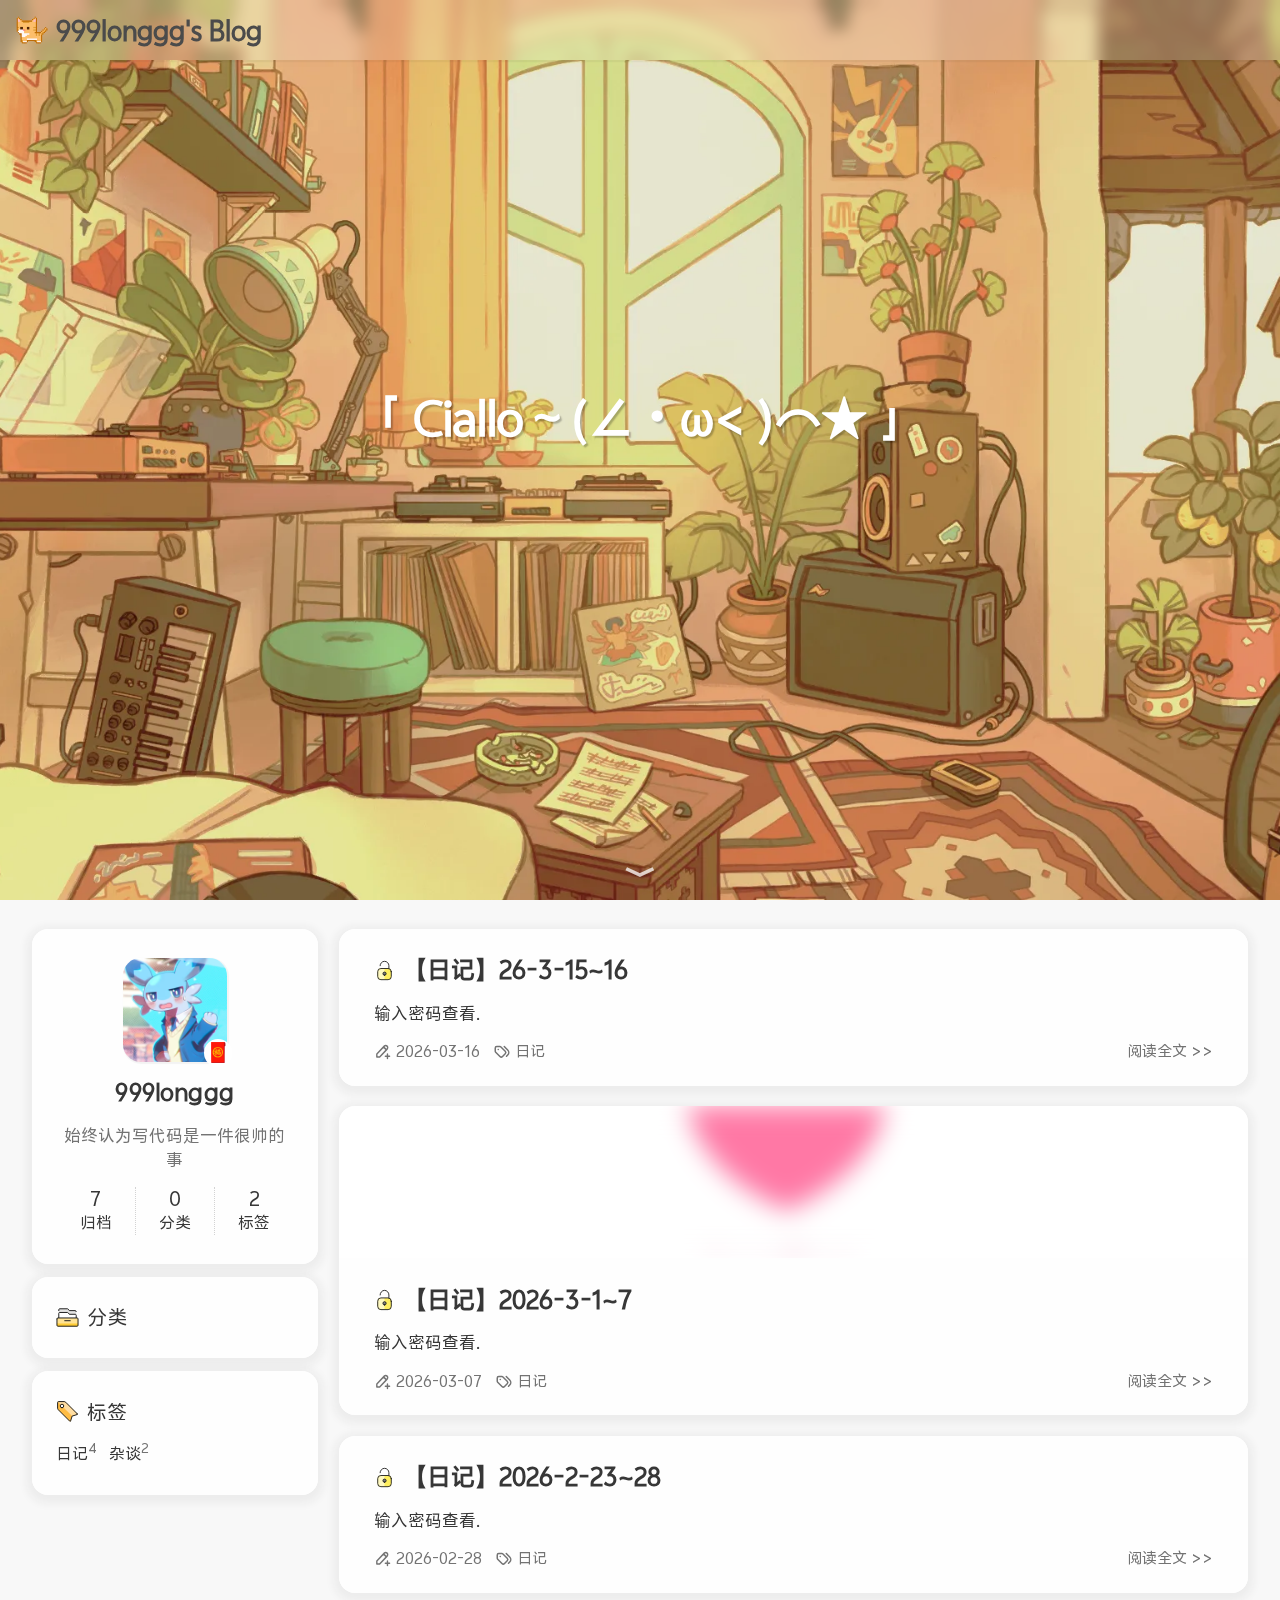
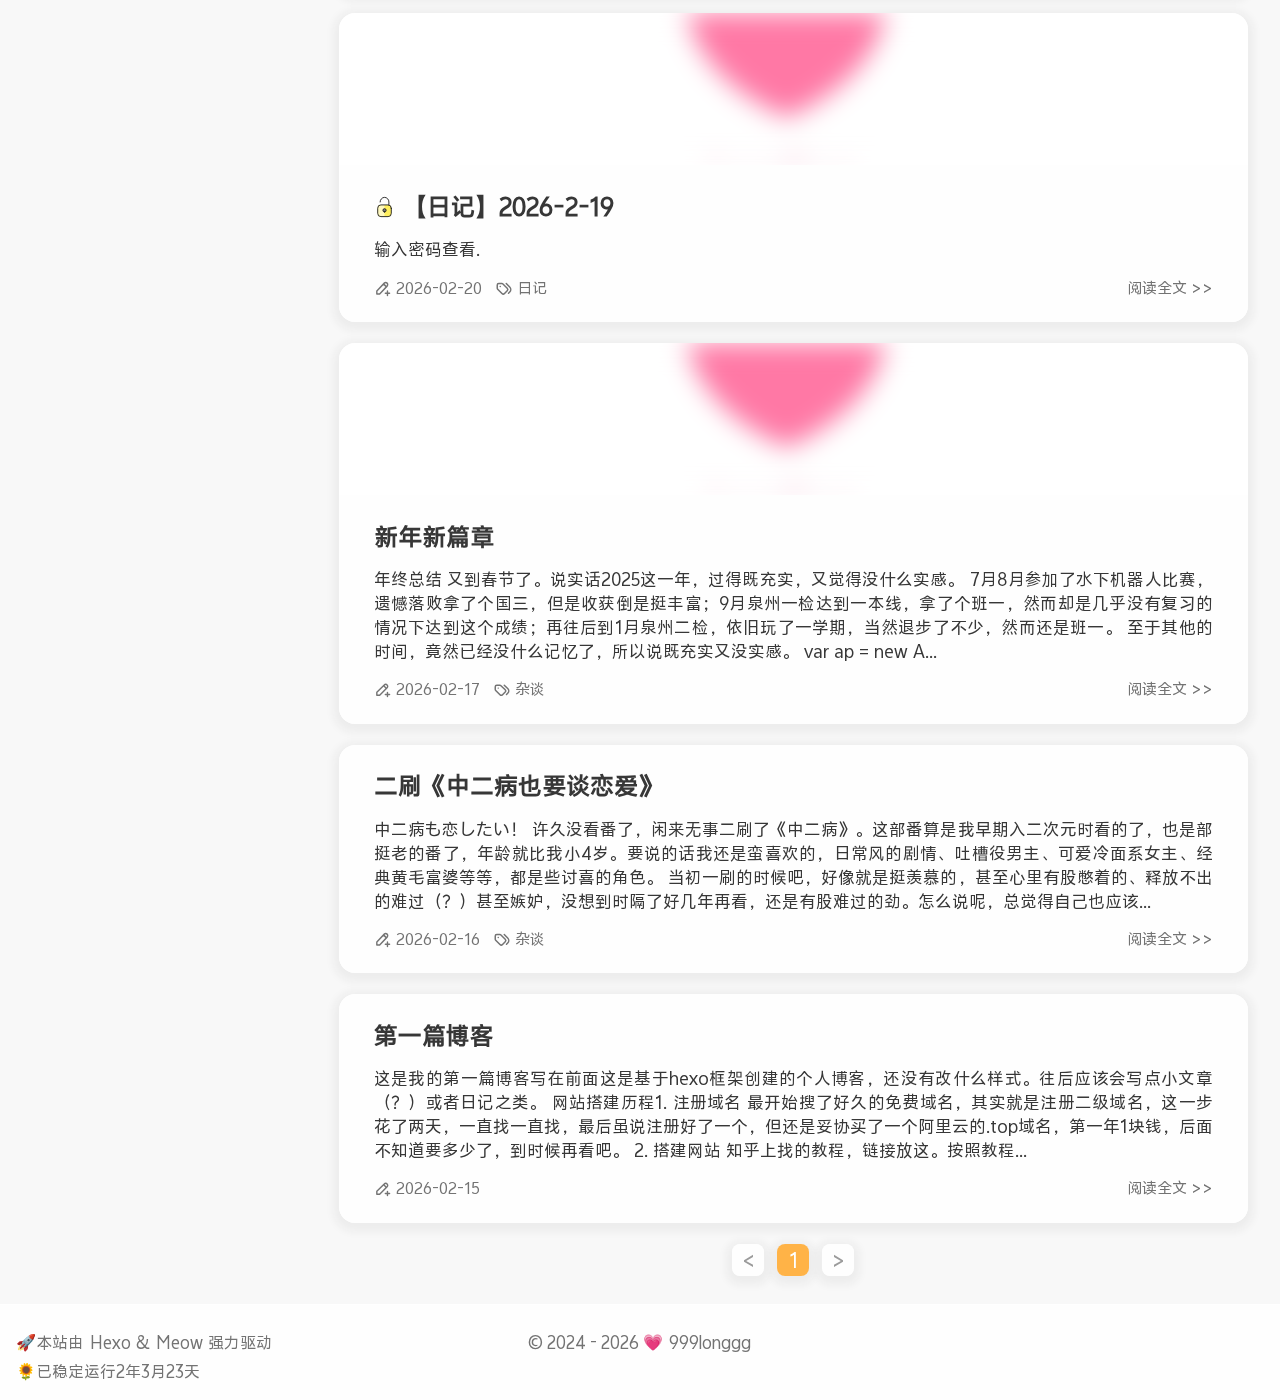
<file: index.html>
<!DOCTYPE html><html lang="zh-CN"><head><meta charset="utf-8"/><meta name="viewport" content="width=device-width, initial-scale=1.0"/><meta name="author" content="999longgg"/><meta name="copyright" content="999longgg"/><meta name="theme-color" content="#FFB347"/><meta name="format-detection" content="telephone=no"/><meta name="keywords" content="Hexo Theme MEOW"/><meta name="mobile-web-app-capable" content="yes"/><meta name="apple-mobile-web-app-capable" content="yes"/><meta name="apple-touch-fullscreen" content="yes"/><meta name="application-name" content="999longgg's Blog - A Cute Hexo Theme"/><meta name="apple-mobile-web-app-title" content="999longgg's Blog - A Cute Hexo Theme"/><meta name="apple-mobile-web-app-status-bar-style" content="#FFB347"/><link rel="canonical" href="https://999longgg.top/"/><meta name="description" content="基于Hexo框架搭建的个人博客">
<meta property="og:type" content="website">
<meta property="og:title" content="999longgg&#39;s Blog - A Cute Hexo Theme">
<meta property="og:url" content="https://999longgg.top/index.html">
<meta property="og:site_name" content="999longgg&#39;s Blog">
<meta property="og:description" content="基于Hexo框架搭建的个人博客">
<meta property="og:locale" content="zh_CN">
<meta property="og:image" content="https://999longgg.top/assets/images/Hexo-Theme-MEOW.png">
<meta property="article:author" content="999longgg">
<meta name="twitter:card" content="summary_large_image">
<meta name="twitter:image" content="https://999longgg.top/assets/images/Hexo-Theme-MEOW.png"><meta name="robots" content="index,follow"/><meta name="googlebot" content="index,follow"/><meta name="revisit-after" content="1 days"/><title>999longgg's Blog - A Cute Hexo Theme</title><link rel="shortcut icon" href="/assets/images/Hexo-Theme-MEOW.ico"><link rel="preconnect" href="/assets"/><link rel="preconnect" href="assets"/>
<link rel="stylesheet" href="/css/style.css">

<link rel="stylesheet" href="/css/third-party/dist/APlayer.min.css">
<link rel="prefetch" href="/"/><link rel="prefetch" href="/archives"/><link rel="prefetch" href="/tags"/><meta name="generator" content="Hexo 8.1.1"></head><body bg-style="fixed"><header><div id="navbar"><div id="nav-info"><a id="site-icon" href="/" title="主页"><img src="/assets/images/Hexo-Theme-MEOW.png" alt="Logo"/></a><a id="site-name" href="/" title="主页"><h1>999longgg's Blog</h1><img src="/assets/images/svg/uc/uc-home.svg" class="icon noview" alt="Icon"></a></div><div id="nav-menu"></div><div id="nav-function"><div id="menu-btn"><a href="javascript:void(0);" title="打开菜单"><img src="/assets/images/svg/uc/uc-menu.svg" class="icon noview" alt="Icon"></a></div></div></div></header><div id="menu-aside"><div id="menu-aside-container"><div id="menu-aside-info"><a href="/" title="主页"><img src="/assets/images/Hexo-Theme-MEOW.png" alt="Logo"/></a><a href="/" title="主页">999longgg's Blog</a></div><hr/></div></div><main><div id="home-banner" bg-style="fixed"><div id="home-banner-info"><div id="home-banner-title">「 Ciallo～(∠・ω&lt; )⌒★ 」</div></div><div id="home-banner-scrolldown"><div id="scroll-to-main">﹀</div></div></div><div id="home-container"><div id="home-content"><aside id="home-sidebar"><div class="sidebar-card" id="sidebar-info"><div id="sidebar-info-img"><a href="/null"><img src="/assets/images/Head.jpg" alt="Avatar"/></a><div class="status" title="不想当猫娘">🧧</div></div><div id="sidebar-info-name">999longgg</div><div id="sidebar-info-desc">始终认为写代码是一件很帅的事</div><div class="site-statistic"><a href="/archives"><div class="site-statistic-num">7</div><div class="site-statistic-title">归档</div></a><a href="/categories"><div class="site-statistic-num">0</div><div class="site-statistic-title">分类</div></a><a href="/tags"><div class="site-statistic-num">2</div><div class="site-statistic-title">标签</div></a></div></div><div class="sidebar-card" id="sidebar-categories"><div class="sidebar-card-headline"><img src="/assets/images/svg/uc/uc-category.svg" class="icon box-icon" alt="Icon"><span>分类</span></div></div><div class="sidebar-card" id="sidebar-tags"><div class="sidebar-card-headline"><img src="/assets/images/svg/uc/uc-tag.svg" class="icon box-icon" alt="Icon"><span>标签</span></div><div id="sidebar-tags-content"><a class="sidebar-tags-link" href="/tags/%E6%97%A5%E8%AE%B0/" rel="tag">日记<span class="sidebar-tags-count">4</span></a> <a class="sidebar-tags-link" href="/tags/%E6%9D%82%E8%B0%88/" rel="tag">杂谈<span class="sidebar-tags-count">2</span></a></div></div></aside><div id="home-main"><div class="home-article"><div class="home-article-content" cover="nocover"><div class="home-article-title"><div class="home-article-encrypt"><img src="/assets/images/svg/uc/uc-lock.svg" class="icon noview" alt="Icon"></div><a href="/2026/03/16/%E3%80%90%E6%97%A5%E8%AE%B0%E3%80%9126-3-15-16/">【日记】26-3-15~16</a></div><div class="home-article-excerpt">输入密码查看.</div><div class="home-article-info-container"><div class="home-article-info"><div class="home-article-date"><img src="/assets/images/svg/ta/ta-pubdate.svg" class="icon noview" alt="Icon"><span>2026-03-16</span></div><div class="home-article-tags"><img src="/assets/images/svg/ta/ta-tag.svg" class="icon noview" alt="Icon"><a href="/tags/%E6%97%A5%E8%AE%B0/">日记</a></div></div><div class="home-article-func"><a class="read-more-btn" href="/2026/03/16/%E3%80%90%E6%97%A5%E8%AE%B0%E3%80%9126-3-15-16/">阅读全文 &gt;&gt;</a></div></div></div></div><div class="home-article"><div class="home-article-cover"><a href="/2026/03/07/%E3%80%90%E6%97%A5%E8%AE%B0%E3%80%912026-3-1-7/"><img src="/assets/images/%E5%B0%81%E9%9D%A2%E5%9B%BE/IMG_20260307_203151.jpg" alt="Post Cover"/></a></div><div class="home-article-content" cover=""><div class="home-article-title"><div class="home-article-encrypt"><img src="/assets/images/svg/uc/uc-lock.svg" class="icon noview" alt="Icon"></div><a href="/2026/03/07/%E3%80%90%E6%97%A5%E8%AE%B0%E3%80%912026-3-1-7/">【日记】2026-3-1~7</a></div><div class="home-article-excerpt">输入密码查看.</div><div class="home-article-info-container"><div class="home-article-info"><div class="home-article-date"><img src="/assets/images/svg/ta/ta-pubdate.svg" class="icon noview" alt="Icon"><span>2026-03-07</span></div><div class="home-article-tags"><img src="/assets/images/svg/ta/ta-tag.svg" class="icon noview" alt="Icon"><a href="/tags/%E6%97%A5%E8%AE%B0/">日记</a></div></div><div class="home-article-func"><a class="read-more-btn" href="/2026/03/07/%E3%80%90%E6%97%A5%E8%AE%B0%E3%80%912026-3-1-7/">阅读全文 &gt;&gt;</a></div></div></div></div><div class="home-article"><div class="home-article-content" cover="nocover"><div class="home-article-title"><div class="home-article-encrypt"><img src="/assets/images/svg/uc/uc-lock.svg" class="icon noview" alt="Icon"></div><a href="/2026/02/28/%E3%80%90%E6%97%A5%E8%AE%B0%E3%80%912026-2-23-28/">【日记】2026-2-23~28</a></div><div class="home-article-excerpt">输入密码查看.</div><div class="home-article-info-container"><div class="home-article-info"><div class="home-article-date"><img src="/assets/images/svg/ta/ta-pubdate.svg" class="icon noview" alt="Icon"><span>2026-02-28</span></div><div class="home-article-tags"><img src="/assets/images/svg/ta/ta-tag.svg" class="icon noview" alt="Icon"><a href="/tags/%E6%97%A5%E8%AE%B0/">日记</a></div></div><div class="home-article-func"><a class="read-more-btn" href="/2026/02/28/%E3%80%90%E6%97%A5%E8%AE%B0%E3%80%912026-2-23-28/">阅读全文 &gt;&gt;</a></div></div></div></div><div class="home-article"><div class="home-article-cover"><a href="/2026/02/20/%E3%80%90%E6%97%A5%E8%AE%B0%E3%80%912026-2-19/"><img src="/assets/images/%E5%B0%81%E9%9D%A2%E5%9B%BE/IMG_20260219_184956.jpg" alt="Post Cover"/></a></div><div class="home-article-content" cover=""><div class="home-article-title"><div class="home-article-encrypt"><img src="/assets/images/svg/uc/uc-lock.svg" class="icon noview" alt="Icon"></div><a href="/2026/02/20/%E3%80%90%E6%97%A5%E8%AE%B0%E3%80%912026-2-19/">【日记】2026-2-19</a></div><div class="home-article-excerpt">输入密码查看.</div><div class="home-article-info-container"><div class="home-article-info"><div class="home-article-date"><img src="/assets/images/svg/ta/ta-pubdate.svg" class="icon noview" alt="Icon"><span>2026-02-20</span></div><div class="home-article-tags"><img src="/assets/images/svg/ta/ta-tag.svg" class="icon noview" alt="Icon"><a href="/tags/%E6%97%A5%E8%AE%B0/">日记</a></div></div><div class="home-article-func"><a class="read-more-btn" href="/2026/02/20/%E3%80%90%E6%97%A5%E8%AE%B0%E3%80%912026-2-19/">阅读全文 &gt;&gt;</a></div></div></div></div><div class="home-article"><div class="home-article-cover"><a href="/2026/02/17/%E6%96%B0%E5%B9%B4%E6%96%B0%E7%AF%87%E7%AB%A0/"><img src="/assets/images/%E6%96%B0%E5%B9%B4%E6%96%B0%E7%AF%87%E7%AB%A0/IMG_20260217_001517.jpg" alt="Post Cover"/></a></div><div class="home-article-content" cover=""><div class="home-article-title"><a href="/2026/02/17/%E6%96%B0%E5%B9%B4%E6%96%B0%E7%AF%87%E7%AB%A0/">新年新篇章</a></div><div class="home-article-excerpt">年终总结​	又到春节了。说实话2025这一年，过得既充实，又觉得没什么实感。
​	7月8月参加了水下机器人比赛，遗憾落败拿了个国三，但是收获倒是挺丰富；9月泉州一检达到一本线，拿了个班一，然而却是几乎没有复习的情况下达到这个成绩；再往后到1月泉州二检，依旧玩了一学期，当然退步了不少，然而还是班一。
​	至于其他的时间，竟然已经没什么记忆了，所以说既充实又没实感。 var ap = new A...</div><div class="home-article-info-container"><div class="home-article-info"><div class="home-article-date"><img src="/assets/images/svg/ta/ta-pubdate.svg" class="icon noview" alt="Icon"><span>2026-02-17</span></div><div class="home-article-tags"><img src="/assets/images/svg/ta/ta-tag.svg" class="icon noview" alt="Icon"><a href="/tags/%E6%9D%82%E8%B0%88/">杂谈</a></div></div><div class="home-article-func"><a class="read-more-btn" href="/2026/02/17/%E6%96%B0%E5%B9%B4%E6%96%B0%E7%AF%87%E7%AB%A0/">阅读全文 &gt;&gt;</a></div></div></div></div><div class="home-article"><div class="home-article-content" cover="nocover"><div class="home-article-title"><a href="/2026/02/16/%E4%BA%8C%E5%88%B7%E3%80%8A%E4%B8%AD%E4%BA%8C%E7%97%85%E4%B9%9F%E8%A6%81%E8%B0%88%E6%81%8B%E7%88%B1%E3%80%8B/">二刷《中二病也要谈恋爱》</a></div><div class="home-article-excerpt">中二病も恋したい！​	许久没看番了，闲来无事二刷了《中二病》。这部番算是我早期入二次元时看的了，也是部挺老的番了，年龄就比我小4岁。要说的话我还是蛮喜欢的，日常风的剧情、吐槽役男主、可爱冷面系女主、经典黄毛富婆等等，都是些讨喜的角色。
​	当初一刷的时候吧，好像就是挺羡慕的，甚至心里有股憋着的、释放不出的难过（？）甚至嫉妒，没想到时隔了好几年再看，还是有股难过的劲。怎么说呢，总觉得自己也应该...</div><div class="home-article-info-container"><div class="home-article-info"><div class="home-article-date"><img src="/assets/images/svg/ta/ta-pubdate.svg" class="icon noview" alt="Icon"><span>2026-02-16</span></div><div class="home-article-tags"><img src="/assets/images/svg/ta/ta-tag.svg" class="icon noview" alt="Icon"><a href="/tags/%E6%9D%82%E8%B0%88/">杂谈</a></div></div><div class="home-article-func"><a class="read-more-btn" href="/2026/02/16/%E4%BA%8C%E5%88%B7%E3%80%8A%E4%B8%AD%E4%BA%8C%E7%97%85%E4%B9%9F%E8%A6%81%E8%B0%88%E6%81%8B%E7%88%B1%E3%80%8B/">阅读全文 &gt;&gt;</a></div></div></div></div><div class="home-article"><div class="home-article-content" cover="nocover"><div class="home-article-title"><a href="/2026/02/15/%E7%AC%AC%E4%B8%80%E7%AF%87%E5%8D%9A%E5%AE%A2/">第一篇博客</a></div><div class="home-article-excerpt">这是我的第一篇博客写在前面这是基于hexo框架创建的个人博客，还没有改什么样式。往后应该会写点小文章（？）或者日记之类。
网站搭建历程1. 注册域名​	最开始搜了好久的免费域名，其实就是注册二级域名，这一步花了两天，一直找一直找，最后虽说注册好了一个，但还是妥协买了一个阿里云的.top域名，第一年1块钱，后面不知道要多少了，到时候再看吧。
2. 搭建网站​	知乎上找的教程，链接放这。按照教程...</div><div class="home-article-info-container"><div class="home-article-info"><div class="home-article-date"><img src="/assets/images/svg/ta/ta-pubdate.svg" class="icon noview" alt="Icon"><span>2026-02-15</span></div></div><div class="home-article-func"><a class="read-more-btn" href="/2026/02/15/%E7%AC%AC%E4%B8%80%E7%AF%87%E5%8D%9A%E5%AE%A2/">阅读全文 &gt;&gt;</a></div></div></div></div><div class="home-paginator"><div class="paginator"><span class="extend prev" rel="prev"><</span><span class="page-number current">1</span><span class="extend next" rel="next">></span></div></div></div></div></div><div id="toolbar" hide=""><div id="toolbar-setting-container" hide=""><div class="toolbar-item"><button id="tool-color-mode" title="深色模式" type="button"><img src="/assets/images/svg/ta/ta-moon.svg" class="icon noview" alt="Icon"></button></div><div class="toolbar-item"><button class="copy-text" id="tool-share" title="分享" type="button" data-text="https://999longgg.top/index.html"><img src="/assets/images/svg/ta/ta-share.svg" class="icon noview" alt="Icon"></button></div></div><div class="toolbar-container"><div class="toolbar-item"><button id="tool-setting" title="设置" type="button"><img src="/assets/images/svg/ta/ta-setting.svg" class="icon noview" alt="Icon"></button></div><div class="toolbar-item"><button id="tool-gototop" title="返回顶部" type="button"><img src="/assets/images/svg/ta/ta-up.svg" class="icon noview" alt="Icon"></button></div></div></div><div id="music-player"></div></main><footer><div class="footer"><div id="footer-copyright">© 2024 - 2026 <span>💗</span> <a href="/null">999longgg</a></div><div id="footer-info"><div id="footer-framework">🚀本站由 <a href="https://hexo.io" target="_blank">Hexo</a> & <a href="https://github.com/chanwj/hexo-theme-meow" title="3.3.0" target="_blank">Meow</a> 强力驱动</div><div id="footer-runtime"><span id="runtime" data-startdate="2024-04-02T22:16:20.000Z">🌻已稳定运行.年.月.天</span></div></div></div></footer><div class="scripts"><script>const GLOBALCONFIG = {
  root: '/',
  toolbar: true,
  lazyload_src: '/assets/images/Meow-Loading.webp',
  friends: false,
  album: '',
  codeblock: false,
  code_copy_text: false,
  share_text: '🐱Share From Meow',
  onblur_title: '九龙のBlog',
  mouse_click: false,
  notify:{
    enable: false,
    info: '复制成功～转载请标注本文地址',
    f12_info: '开发者模式已打开，请遵循本站版权协议'
  },
  search: {
    enable: false,
    path: '',
    local: {
      top_n_per_article: 1,
      preload: false
    }
  },
  encrypt: false,
};
</script><script>if (!localStorage.getItem('color-mode')) {
  localStorage.setItem('color-mode', 'light' || 'light');
}
document.body.setAttribute('data-mode', localStorage.getItem('color-mode'));
</script>
<script src="/js/theme/tools/utils.js"></script>

<script src="/js/plugins/dist/lazyload.min.js"></script>

<script src="/js/plugins/view-image.min.js"></script>

<script src="/js/plugins/dist/APlayer.min.js"></script>
<script>const initAplayer = (data) => {
  if (!data.length) return;

  const ap = new APlayer({
    container: document.getElementById('music-player'),
    fixed: true,
    autoplay: false,
    theme: '#FFB347',
    loop: 'all',
    order: 'list',
    volume: 0.7,
    lrcType: 3,
    audio: data
  });

  ap.on('play', () => {
    document.getElementById('music-player').setAttribute("play", "");
  });
  ap.on('pause', () => {
    document.getElementById('music-player').removeAttribute("play");
  });
};

const fetchData = () => {
  fetch('')
    .then(res => res.json())
    .then(result => initAplayer(result));
};

if ('') {
  document.addEventListener("DOMContentLoaded", fetchData);
} else {
  document.addEventListener("DOMContentLoaded", initAplayer());;
}</script>
<script src="/js/main.js" type="module"></script>
</div></body></html>
</file>
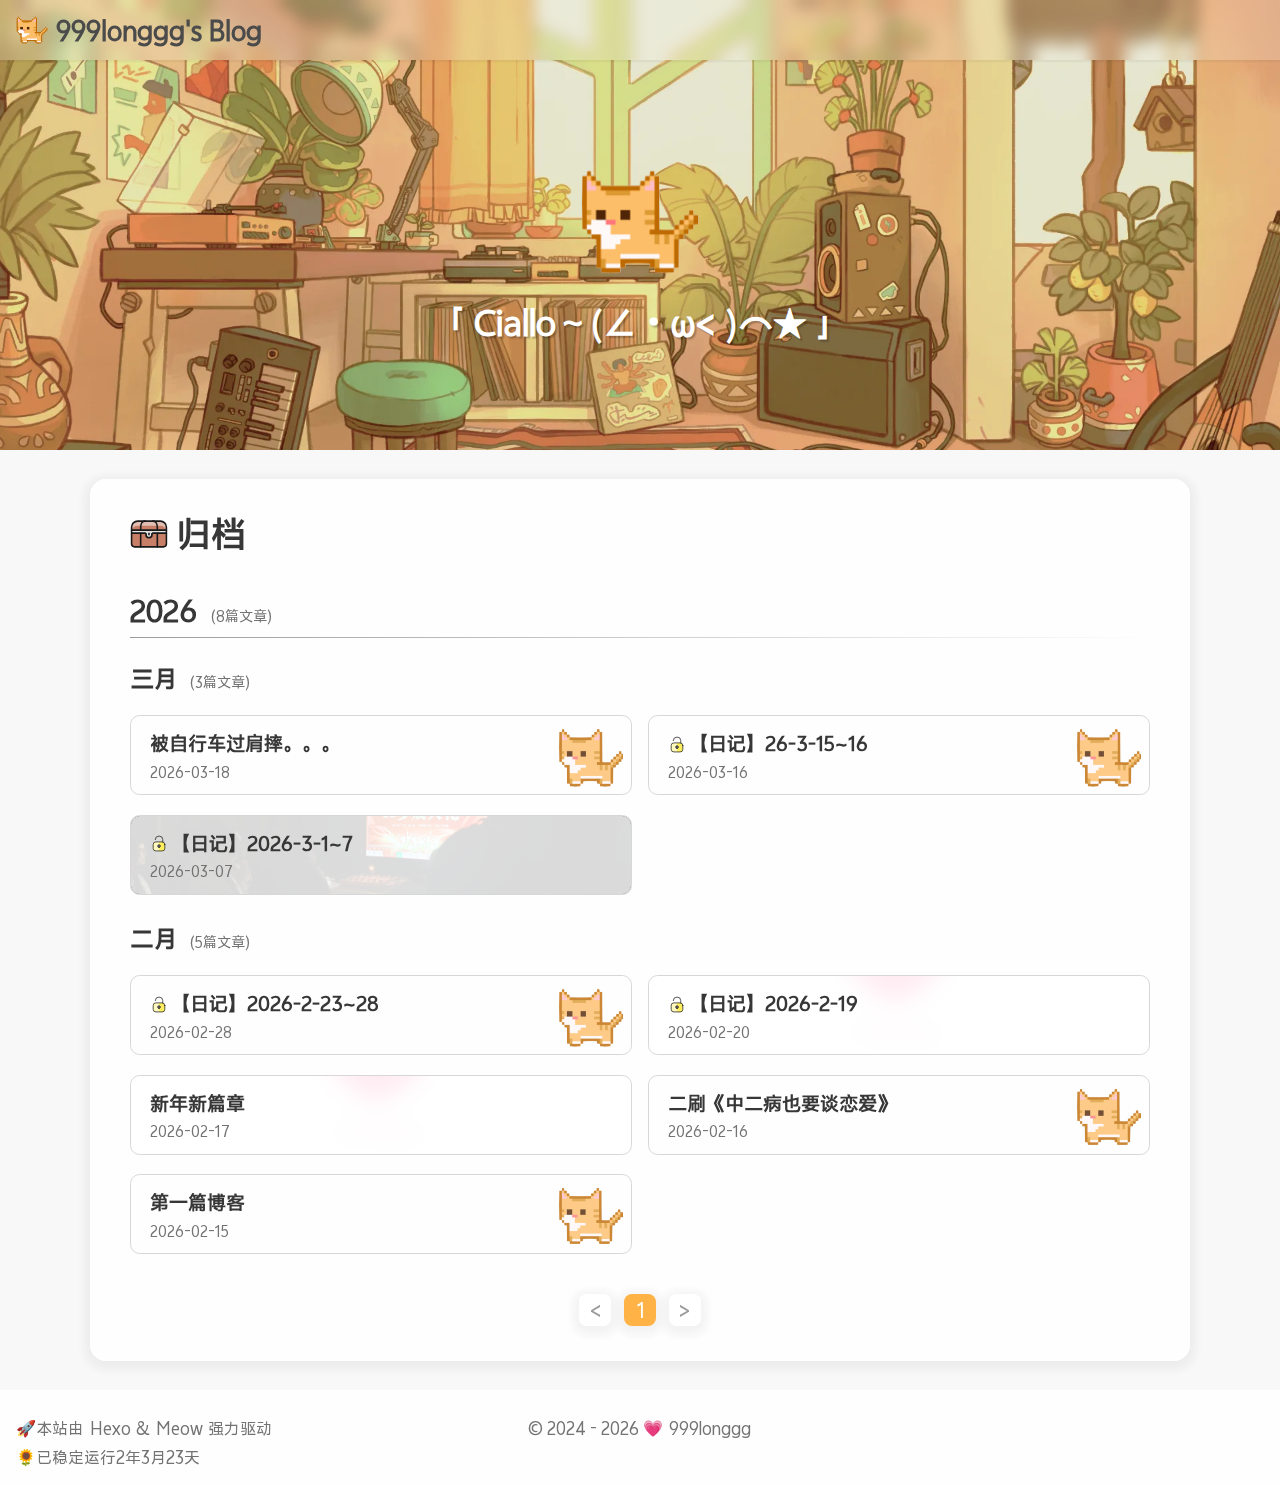
<file: archives/index.html>
<!DOCTYPE html><html lang="zh-CN"><head><meta charset="utf-8"/><meta name="viewport" content="width=device-width, initial-scale=1.0"/><meta name="author" content="999longgg"/><meta name="copyright" content="999longgg"/><meta name="theme-color" content="#FFB347"/><meta name="format-detection" content="telephone=no"/><meta name="keywords" content="Hexo Theme MEOW"/><meta name="mobile-web-app-capable" content="yes"/><meta name="apple-mobile-web-app-capable" content="yes"/><meta name="apple-touch-fullscreen" content="yes"/><meta name="application-name" content="归档 | 999longgg's Blog"/><meta name="apple-mobile-web-app-title" content="归档 | 999longgg's Blog"/><meta name="apple-mobile-web-app-status-bar-style" content="#FFB347"/><link rel="canonical" href="https://999longgg.top/archives/"/><meta name="description" content="基于Hexo框架搭建的个人博客">
<meta property="og:type" content="website">
<meta property="og:title" content="归档 | 999longgg&#39;s Blog">
<meta property="og:url" content="https://999longgg.top/archives/index.html">
<meta property="og:site_name" content="999longgg&#39;s Blog">
<meta property="og:description" content="基于Hexo框架搭建的个人博客">
<meta property="og:locale" content="zh_CN">
<meta property="og:image" content="https://999longgg.top/archives/assets/images/Hexo-Theme-MEOW.png">
<meta property="article:author" content="999longgg">
<meta name="twitter:card" content="summary_large_image">
<meta name="twitter:image" content="https://999longgg.top/archives/assets/images/Hexo-Theme-MEOW.png"><meta name="robots" content="index,follow"/><meta name="googlebot" content="index,follow"/><meta name="revisit-after" content="1 days"/><title>归档 | 999longgg's Blog</title><link rel="shortcut icon" href="/assets/images/Hexo-Theme-MEOW.ico"><link rel="preconnect" href="/assets"/><link rel="preconnect" href="assets"/>
<link rel="stylesheet" href="/css/style.css">

<link rel="stylesheet" href="/css/third-party/dist/APlayer.min.css">
<link rel="prefetch" href="/"/><link rel="prefetch" href="/archives"/><link rel="prefetch" href="/tags"/><meta name="generator" content="Hexo 8.1.1"></head><body bg-style="none"><header><div id="navbar"><div id="nav-info"><a id="site-icon" href="/" title="主页"><img src="/assets/images/Hexo-Theme-MEOW.png" alt="Logo"/></a><a id="site-name" href="/" title="主页"><div>999longgg's Blog</div><img src="/assets/images/svg/uc/uc-home.svg" class="icon noview" alt="Icon"></a></div><div id="nav-menu"></div><div id="nav-function"><div id="menu-btn"><a href="javascript:void(0);" title="打开菜单"><img src="/assets/images/svg/uc/uc-menu.svg" class="icon noview" alt="Icon"></a></div></div></div></header><div id="menu-aside"><div id="menu-aside-container"><div id="menu-aside-info"><a href="/" title="主页"><img src="/assets/images/Hexo-Theme-MEOW.png" alt="Logo"/></a><a href="/" title="主页">999longgg's Blog</a></div><hr/></div></div><main><div class="banner"><div class="banner-info"><div class="banner-avatar"><img src="/assets/images/Hexo-Theme-MEOW.png" alt="Avatar"/></div><div class="banner-title">「 Ciallo～(∠・ω&lt; )⌒★ 」</div></div></div><div class="page-container"><div class="page-content"><div class="page-title"><div class="page-title-content"><img src="/assets/images/svg/uc/uc-archive.svg" class="icon noview" alt="Icon"><h1>归档</h1></div></div><div class="page-main"><div class="archive-container"><div class="archive-year"><div class="archive-year-title"><a href="/archives/2026">2026</a><span>(8篇文章)</span></div><div class="archive-month"><div class="archive-month-title"><a href="/archives/2026/03">三月</a><span>(3篇文章)</span></div><div class="archive-posts-list"><div class="archive-post" archive-style="normal"><div class="archive-post-cover"></div><a href="/2026/03/18/%E8%A2%AB%E8%87%AA%E8%A1%8C%E8%BD%A6%E8%BF%87%E8%82%A9%E6%91%94%E3%80%82%E3%80%82%E3%80%82/"><div class="archive-post-title">被自行车过肩摔。。。</div><div class="archive-post-date">2026-03-18</div></a></div><div class="archive-post" archive-style="normal"><div class="archive-post-cover"></div><a href="/2026/03/16/%E3%80%90%E6%97%A5%E8%AE%B0%E3%80%9126-3-15-16/"><div class="archive-post-title"><div class="archive-post-encrypt"><img src="/assets/images/svg/uc/uc-lock.svg" class="icon noview" alt="Icon"></div>【日记】26-3-15~16</div><div class="archive-post-date">2026-03-16</div></a></div><div class="archive-post" archive-style="cover"><div class="archive-post-cover"><img src="/assets/images/%E5%B0%81%E9%9D%A2%E5%9B%BE/IMG_20260307_203151.jpg" alt="Post Cover"/></div><a href="/2026/03/07/%E3%80%90%E6%97%A5%E8%AE%B0%E3%80%912026-3-1-7/"><div class="archive-post-title"><div class="archive-post-encrypt"><img src="/assets/images/svg/uc/uc-lock.svg" class="icon noview" alt="Icon"></div>【日记】2026-3-1~7</div><div class="archive-post-date">2026-03-07</div></a></div></div></div><div class="archive-month"><div class="archive-month-title"><a href="/archives/2026/02">二月</a><span>(5篇文章)</span></div><div class="archive-posts-list"><div class="archive-post" archive-style="normal"><div class="archive-post-cover"></div><a href="/2026/02/28/%E3%80%90%E6%97%A5%E8%AE%B0%E3%80%912026-2-23-28/"><div class="archive-post-title"><div class="archive-post-encrypt"><img src="/assets/images/svg/uc/uc-lock.svg" class="icon noview" alt="Icon"></div>【日记】2026-2-23~28</div><div class="archive-post-date">2026-02-28</div></a></div><div class="archive-post" archive-style="cover"><div class="archive-post-cover"><img src="/assets/images/%E5%B0%81%E9%9D%A2%E5%9B%BE/IMG_20260219_184956.jpg" alt="Post Cover"/></div><a href="/2026/02/20/%E3%80%90%E6%97%A5%E8%AE%B0%E3%80%912026-2-19/"><div class="archive-post-title"><div class="archive-post-encrypt"><img src="/assets/images/svg/uc/uc-lock.svg" class="icon noview" alt="Icon"></div>【日记】2026-2-19</div><div class="archive-post-date">2026-02-20</div></a></div><div class="archive-post" archive-style="cover"><div class="archive-post-cover"><img src="/assets/images/%E6%96%B0%E5%B9%B4%E6%96%B0%E7%AF%87%E7%AB%A0/IMG_20260217_001517.jpg" alt="Post Cover"/></div><a href="/2026/02/17/%E6%96%B0%E5%B9%B4%E6%96%B0%E7%AF%87%E7%AB%A0/"><div class="archive-post-title">新年新篇章</div><div class="archive-post-date">2026-02-17</div></a></div><div class="archive-post" archive-style="normal"><div class="archive-post-cover"></div><a href="/2026/02/16/%E4%BA%8C%E5%88%B7%E3%80%8A%E4%B8%AD%E4%BA%8C%E7%97%85%E4%B9%9F%E8%A6%81%E8%B0%88%E6%81%8B%E7%88%B1%E3%80%8B/"><div class="archive-post-title">二刷《中二病也要谈恋爱》</div><div class="archive-post-date">2026-02-16</div></a></div><div class="archive-post" archive-style="normal"><div class="archive-post-cover"></div><a href="/2026/02/15/%E7%AC%AC%E4%B8%80%E7%AF%87%E5%8D%9A%E5%AE%A2/"><div class="archive-post-title">第一篇博客</div><div class="archive-post-date">2026-02-15</div></a></div></div></div></div></div><div class="page-paginator"><div class="paginator"><span class="extend prev" rel="prev"><</span><span class="page-number current">1</span><span class="extend next" rel="next">></span></div></div><div class="page-body markdown"></div></div></div></div><div id="toolbar" hide=""><div id="toolbar-setting-container" hide=""><div class="toolbar-item"><button id="tool-color-mode" title="深色模式" type="button"><img src="/assets/images/svg/ta/ta-moon.svg" class="icon noview" alt="Icon"></button></div><div class="toolbar-item"><button class="copy-text" id="tool-share" title="分享" type="button" data-text="https://999longgg.top/archives/index.html"><img src="/assets/images/svg/ta/ta-share.svg" class="icon noview" alt="Icon"></button></div></div><div class="toolbar-container"><div class="toolbar-item"><button id="tool-setting" title="设置" type="button"><img src="/assets/images/svg/ta/ta-setting.svg" class="icon noview" alt="Icon"></button></div><div class="toolbar-item"><button id="tool-gototop" title="返回顶部" type="button"><img src="/assets/images/svg/ta/ta-up.svg" class="icon noview" alt="Icon"></button></div></div></div><div id="music-player"></div></main><footer><div class="footer"><div id="footer-copyright">© 2024 - 2026 <span>💗</span> <a href="/null">999longgg</a></div><div id="footer-info"><div id="footer-framework">🚀本站由 <a href="https://hexo.io" target="_blank">Hexo</a> & <a href="https://github.com/chanwj/hexo-theme-meow" title="3.3.0" target="_blank">Meow</a> 强力驱动</div><div id="footer-runtime"><span id="runtime" data-startdate="2024-04-02T22:16:20.000Z">🌻已稳定运行.年.月.天</span></div></div></div></footer><div class="scripts"><script>const GLOBALCONFIG = {
  root: '/',
  toolbar: true,
  lazyload_src: '/assets/images/Meow-Loading.webp',
  friends: false,
  album: '',
  codeblock: false,
  code_copy_text: false,
  share_text: '🐱Share From Meow',
  onblur_title: '九龙のBlog',
  mouse_click: false,
  notify:{
    enable: false,
    info: '复制成功～转载请标注本文地址',
    f12_info: '开发者模式已打开，请遵循本站版权协议'
  },
  search: {
    enable: false,
    path: '',
    local: {
      top_n_per_article: 1,
      preload: false
    }
  },
  encrypt: false,
};
</script><script>if (!localStorage.getItem('color-mode')) {
  localStorage.setItem('color-mode', 'light' || 'light');
}
document.body.setAttribute('data-mode', localStorage.getItem('color-mode'));
</script>
<script src="/js/theme/tools/utils.js"></script>

<script src="/js/plugins/dist/lazyload.min.js"></script>

<script src="/js/plugins/view-image.min.js"></script>

<script src="/js/plugins/dist/APlayer.min.js"></script>
<script>const initAplayer = (data) => {
  if (!data.length) return;

  const ap = new APlayer({
    container: document.getElementById('music-player'),
    fixed: true,
    autoplay: false,
    theme: '#FFB347',
    loop: 'all',
    order: 'list',
    volume: 0.7,
    lrcType: 3,
    audio: data
  });

  ap.on('play', () => {
    document.getElementById('music-player').setAttribute("play", "");
  });
  ap.on('pause', () => {
    document.getElementById('music-player').removeAttribute("play");
  });
};

const fetchData = () => {
  fetch('')
    .then(res => res.json())
    .then(result => initAplayer(result));
};

if ('') {
  document.addEventListener("DOMContentLoaded", fetchData);
} else {
  document.addEventListener("DOMContentLoaded", initAplayer());;
}</script>
<script src="/js/main.js" type="module"></script>
</div></body></html>
</file>
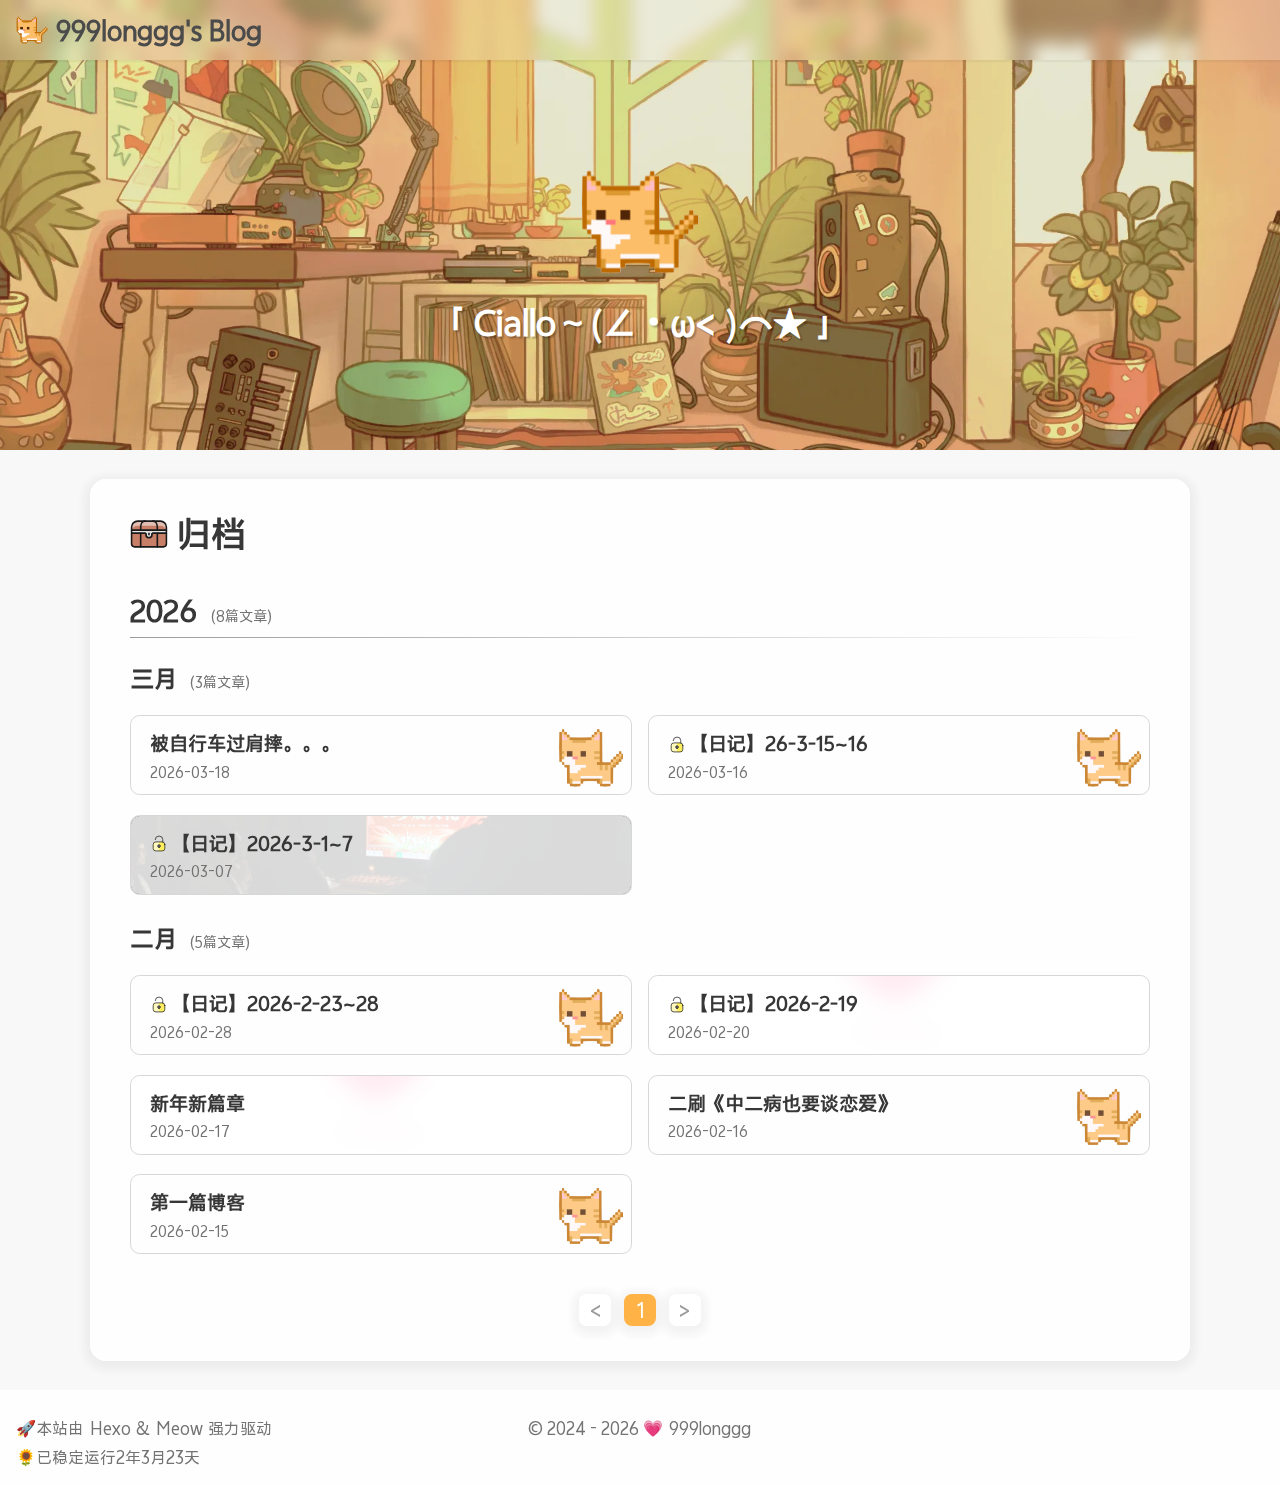
<file: archives/2026/index.html>
<!DOCTYPE html><html lang="zh-CN"><head><meta charset="utf-8"/><meta name="viewport" content="width=device-width, initial-scale=1.0"/><meta name="author" content="999longgg"/><meta name="copyright" content="999longgg"/><meta name="theme-color" content="#FFB347"/><meta name="format-detection" content="telephone=no"/><meta name="keywords" content="Hexo Theme MEOW"/><meta name="mobile-web-app-capable" content="yes"/><meta name="apple-mobile-web-app-capable" content="yes"/><meta name="apple-touch-fullscreen" content="yes"/><meta name="application-name" content="归档 | 999longgg's Blog"/><meta name="apple-mobile-web-app-title" content="归档 | 999longgg's Blog"/><meta name="apple-mobile-web-app-status-bar-style" content="#FFB347"/><link rel="canonical" href="https://999longgg.top/archives/2026/"/><meta name="description" content="基于Hexo框架搭建的个人博客">
<meta property="og:type" content="website">
<meta property="og:title" content="归档 | 999longgg&#39;s Blog">
<meta property="og:url" content="https://999longgg.top/archives/2026/index.html">
<meta property="og:site_name" content="999longgg&#39;s Blog">
<meta property="og:description" content="基于Hexo框架搭建的个人博客">
<meta property="og:locale" content="zh_CN">
<meta property="og:image" content="https://999longgg.top/archives/2026/assets/images/Hexo-Theme-MEOW.png">
<meta property="article:author" content="999longgg">
<meta name="twitter:card" content="summary_large_image">
<meta name="twitter:image" content="https://999longgg.top/archives/2026/assets/images/Hexo-Theme-MEOW.png"><meta name="robots" content="index,follow"/><meta name="googlebot" content="index,follow"/><meta name="revisit-after" content="1 days"/><title>归档 | 999longgg's Blog</title><link rel="shortcut icon" href="/assets/images/Hexo-Theme-MEOW.ico"><link rel="preconnect" href="/assets"/><link rel="preconnect" href="assets"/>
<link rel="stylesheet" href="/css/style.css">

<link rel="stylesheet" href="/css/third-party/dist/APlayer.min.css">
<link rel="prefetch" href="/"/><link rel="prefetch" href="/archives"/><link rel="prefetch" href="/tags"/><meta name="generator" content="Hexo 8.1.1"></head><body bg-style="none"><header><div id="navbar"><div id="nav-info"><a id="site-icon" href="/" title="主页"><img src="/assets/images/Hexo-Theme-MEOW.png" alt="Logo"/></a><a id="site-name" href="/" title="主页"><div>999longgg's Blog</div><img src="/assets/images/svg/uc/uc-home.svg" class="icon noview" alt="Icon"></a></div><div id="nav-menu"></div><div id="nav-function"><div id="menu-btn"><a href="javascript:void(0);" title="打开菜单"><img src="/assets/images/svg/uc/uc-menu.svg" class="icon noview" alt="Icon"></a></div></div></div></header><div id="menu-aside"><div id="menu-aside-container"><div id="menu-aside-info"><a href="/" title="主页"><img src="/assets/images/Hexo-Theme-MEOW.png" alt="Logo"/></a><a href="/" title="主页">999longgg's Blog</a></div><hr/></div></div><main><div class="banner"><div class="banner-info"><div class="banner-avatar"><img src="/assets/images/Hexo-Theme-MEOW.png" alt="Avatar"/></div><div class="banner-title">「 Ciallo～(∠・ω&lt; )⌒★ 」</div></div></div><div class="page-container"><div class="page-content"><div class="page-title"><div class="page-title-content"><img src="/assets/images/svg/uc/uc-archive.svg" class="icon noview" alt="Icon"><h1>归档</h1></div></div><div class="page-main"><div class="archive-container"><div class="archive-year"><div class="archive-year-title"><a href="/archives/2026">2026</a><span>(8篇文章)</span></div><div class="archive-month"><div class="archive-month-title"><a href="/archives/2026/03">三月</a><span>(3篇文章)</span></div><div class="archive-posts-list"><div class="archive-post" archive-style="normal"><div class="archive-post-cover"></div><a href="/2026/03/18/%E8%A2%AB%E8%87%AA%E8%A1%8C%E8%BD%A6%E8%BF%87%E8%82%A9%E6%91%94%E3%80%82%E3%80%82%E3%80%82/"><div class="archive-post-title">被自行车过肩摔。。。</div><div class="archive-post-date">2026-03-18</div></a></div><div class="archive-post" archive-style="normal"><div class="archive-post-cover"></div><a href="/2026/03/16/%E3%80%90%E6%97%A5%E8%AE%B0%E3%80%9126-3-15-16/"><div class="archive-post-title"><div class="archive-post-encrypt"><img src="/assets/images/svg/uc/uc-lock.svg" class="icon noview" alt="Icon"></div>【日记】26-3-15~16</div><div class="archive-post-date">2026-03-16</div></a></div><div class="archive-post" archive-style="cover"><div class="archive-post-cover"><img src="/assets/images/%E5%B0%81%E9%9D%A2%E5%9B%BE/IMG_20260307_203151.jpg" alt="Post Cover"/></div><a href="/2026/03/07/%E3%80%90%E6%97%A5%E8%AE%B0%E3%80%912026-3-1-7/"><div class="archive-post-title"><div class="archive-post-encrypt"><img src="/assets/images/svg/uc/uc-lock.svg" class="icon noview" alt="Icon"></div>【日记】2026-3-1~7</div><div class="archive-post-date">2026-03-07</div></a></div></div></div><div class="archive-month"><div class="archive-month-title"><a href="/archives/2026/02">二月</a><span>(5篇文章)</span></div><div class="archive-posts-list"><div class="archive-post" archive-style="normal"><div class="archive-post-cover"></div><a href="/2026/02/28/%E3%80%90%E6%97%A5%E8%AE%B0%E3%80%912026-2-23-28/"><div class="archive-post-title"><div class="archive-post-encrypt"><img src="/assets/images/svg/uc/uc-lock.svg" class="icon noview" alt="Icon"></div>【日记】2026-2-23~28</div><div class="archive-post-date">2026-02-28</div></a></div><div class="archive-post" archive-style="cover"><div class="archive-post-cover"><img src="/assets/images/%E5%B0%81%E9%9D%A2%E5%9B%BE/IMG_20260219_184956.jpg" alt="Post Cover"/></div><a href="/2026/02/20/%E3%80%90%E6%97%A5%E8%AE%B0%E3%80%912026-2-19/"><div class="archive-post-title"><div class="archive-post-encrypt"><img src="/assets/images/svg/uc/uc-lock.svg" class="icon noview" alt="Icon"></div>【日记】2026-2-19</div><div class="archive-post-date">2026-02-20</div></a></div><div class="archive-post" archive-style="cover"><div class="archive-post-cover"><img src="/assets/images/%E6%96%B0%E5%B9%B4%E6%96%B0%E7%AF%87%E7%AB%A0/IMG_20260217_001517.jpg" alt="Post Cover"/></div><a href="/2026/02/17/%E6%96%B0%E5%B9%B4%E6%96%B0%E7%AF%87%E7%AB%A0/"><div class="archive-post-title">新年新篇章</div><div class="archive-post-date">2026-02-17</div></a></div><div class="archive-post" archive-style="normal"><div class="archive-post-cover"></div><a href="/2026/02/16/%E4%BA%8C%E5%88%B7%E3%80%8A%E4%B8%AD%E4%BA%8C%E7%97%85%E4%B9%9F%E8%A6%81%E8%B0%88%E6%81%8B%E7%88%B1%E3%80%8B/"><div class="archive-post-title">二刷《中二病也要谈恋爱》</div><div class="archive-post-date">2026-02-16</div></a></div><div class="archive-post" archive-style="normal"><div class="archive-post-cover"></div><a href="/2026/02/15/%E7%AC%AC%E4%B8%80%E7%AF%87%E5%8D%9A%E5%AE%A2/"><div class="archive-post-title">第一篇博客</div><div class="archive-post-date">2026-02-15</div></a></div></div></div></div></div><div class="page-paginator"><div class="paginator"><span class="extend prev" rel="prev"><</span><span class="page-number current">1</span><span class="extend next" rel="next">></span></div></div><div class="page-body markdown"></div></div></div></div><div id="toolbar" hide=""><div id="toolbar-setting-container" hide=""><div class="toolbar-item"><button id="tool-color-mode" title="深色模式" type="button"><img src="/assets/images/svg/ta/ta-moon.svg" class="icon noview" alt="Icon"></button></div><div class="toolbar-item"><button class="copy-text" id="tool-share" title="分享" type="button" data-text="https://999longgg.top/archives/2026/index.html"><img src="/assets/images/svg/ta/ta-share.svg" class="icon noview" alt="Icon"></button></div></div><div class="toolbar-container"><div class="toolbar-item"><button id="tool-setting" title="设置" type="button"><img src="/assets/images/svg/ta/ta-setting.svg" class="icon noview" alt="Icon"></button></div><div class="toolbar-item"><button id="tool-gototop" title="返回顶部" type="button"><img src="/assets/images/svg/ta/ta-up.svg" class="icon noview" alt="Icon"></button></div></div></div><div id="music-player"></div></main><footer><div class="footer"><div id="footer-copyright">© 2024 - 2026 <span>💗</span> <a href="/null">999longgg</a></div><div id="footer-info"><div id="footer-framework">🚀本站由 <a href="https://hexo.io" target="_blank">Hexo</a> & <a href="https://github.com/chanwj/hexo-theme-meow" title="3.3.0" target="_blank">Meow</a> 强力驱动</div><div id="footer-runtime"><span id="runtime" data-startdate="2024-04-02T22:16:20.000Z">🌻已稳定运行.年.月.天</span></div></div></div></footer><div class="scripts"><script>const GLOBALCONFIG = {
  root: '/',
  toolbar: true,
  lazyload_src: '/assets/images/Meow-Loading.webp',
  friends: false,
  album: '',
  codeblock: false,
  code_copy_text: false,
  share_text: '🐱Share From Meow',
  onblur_title: '九龙のBlog',
  mouse_click: false,
  notify:{
    enable: false,
    info: '复制成功～转载请标注本文地址',
    f12_info: '开发者模式已打开，请遵循本站版权协议'
  },
  search: {
    enable: false,
    path: '',
    local: {
      top_n_per_article: 1,
      preload: false
    }
  },
  encrypt: false,
};
</script><script>if (!localStorage.getItem('color-mode')) {
  localStorage.setItem('color-mode', 'light' || 'light');
}
document.body.setAttribute('data-mode', localStorage.getItem('color-mode'));
</script>
<script src="/js/theme/tools/utils.js"></script>

<script src="/js/plugins/dist/lazyload.min.js"></script>

<script src="/js/plugins/view-image.min.js"></script>

<script src="/js/plugins/dist/APlayer.min.js"></script>
<script>const initAplayer = (data) => {
  if (!data.length) return;

  const ap = new APlayer({
    container: document.getElementById('music-player'),
    fixed: true,
    autoplay: false,
    theme: '#FFB347',
    loop: 'all',
    order: 'list',
    volume: 0.7,
    lrcType: 3,
    audio: data
  });

  ap.on('play', () => {
    document.getElementById('music-player').setAttribute("play", "");
  });
  ap.on('pause', () => {
    document.getElementById('music-player').removeAttribute("play");
  });
};

const fetchData = () => {
  fetch('')
    .then(res => res.json())
    .then(result => initAplayer(result));
};

if ('') {
  document.addEventListener("DOMContentLoaded", fetchData);
} else {
  document.addEventListener("DOMContentLoaded", initAplayer());;
}</script>
<script src="/js/main.js" type="module"></script>
</div></body></html>
</file>
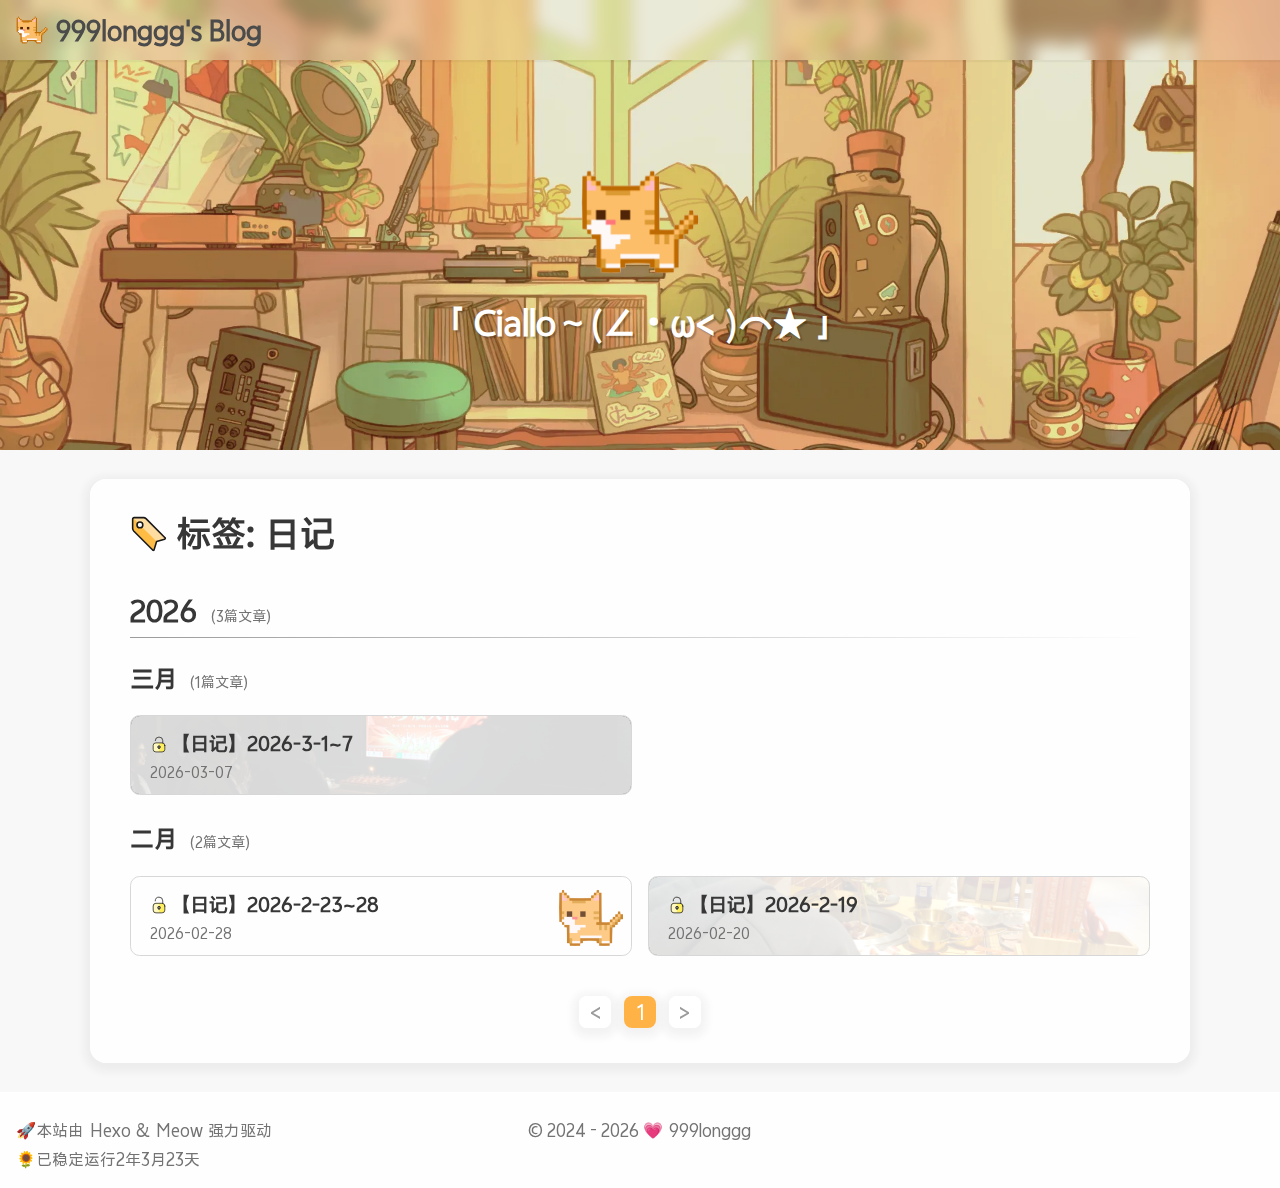
<file: tags/日记/index.html>
<!DOCTYPE html><html lang="zh-CN"><head><meta charset="utf-8"/><meta name="viewport" content="width=device-width, initial-scale=1.0"/><meta name="author" content="999longgg"/><meta name="copyright" content="999longgg"/><meta name="theme-color" content="#FFB347"/><meta name="format-detection" content="telephone=no"/><meta name="keywords" content="Hexo Theme MEOW"/><meta name="mobile-web-app-capable" content="yes"/><meta name="apple-mobile-web-app-capable" content="yes"/><meta name="apple-touch-fullscreen" content="yes"/><meta name="application-name" content="标签: 日记 | 999longgg's Blog"/><meta name="apple-mobile-web-app-title" content="标签: 日记 | 999longgg's Blog"/><meta name="apple-mobile-web-app-status-bar-style" content="#FFB347"/><link rel="canonical" href="https://999longgg.top/tags/日记/"/><meta name="description" content="基于Hexo框架搭建的个人博客">
<meta property="og:type" content="website">
<meta property="og:title" content="标签: 日记 | 999longgg&#39;s Blog">
<meta property="og:url" content="https://999longgg.top/tags/%E6%97%A5%E8%AE%B0/index.html">
<meta property="og:site_name" content="999longgg&#39;s Blog">
<meta property="og:description" content="基于Hexo框架搭建的个人博客">
<meta property="og:locale" content="zh_CN">
<meta property="og:image" content="https://999longgg.top/tags/%E6%97%A5%E8%AE%B0/assets/images/Hexo-Theme-MEOW.png">
<meta property="article:author" content="999longgg">
<meta name="twitter:card" content="summary_large_image">
<meta name="twitter:image" content="https://999longgg.top/tags/%E6%97%A5%E8%AE%B0/assets/images/Hexo-Theme-MEOW.png"><meta name="robots" content="index,follow"/><meta name="googlebot" content="index,follow"/><meta name="revisit-after" content="1 days"/><title>标签: 日记 | 999longgg's Blog</title><link rel="shortcut icon" href="/assets/images/Hexo-Theme-MEOW.ico"><link rel="preconnect" href="/assets"/><link rel="preconnect" href="assets"/>
<link rel="stylesheet" href="/css/style.css">

<link rel="stylesheet" href="/css/third-party/dist/APlayer.min.css">
<link rel="prefetch" href="/"/><link rel="prefetch" href="/archives"/><link rel="prefetch" href="/tags"/><meta name="generator" content="Hexo 8.1.1"></head><body bg-style="none"><header><div id="navbar"><div id="nav-info"><a id="site-icon" href="/" title="主页"><img src="/assets/images/Hexo-Theme-MEOW.png" alt="Logo"/></a><a id="site-name" href="/" title="主页"><div>999longgg's Blog</div><img src="/assets/images/svg/uc/uc-home.svg" class="icon noview" alt="Icon"></a></div><div id="nav-menu"></div><div id="nav-function"><div id="menu-btn"><a href="javascript:void(0);" title="打开菜单"><img src="/assets/images/svg/uc/uc-menu.svg" class="icon noview" alt="Icon"></a></div></div></div></header><div id="menu-aside"><div id="menu-aside-container"><div id="menu-aside-info"><a href="/" title="主页"><img src="/assets/images/Hexo-Theme-MEOW.png" alt="Logo"/></a><a href="/" title="主页">999longgg's Blog</a></div><hr/></div></div><main><div class="banner"><div class="banner-info"><div class="banner-avatar"><img src="/assets/images/Hexo-Theme-MEOW.png" alt="Avatar"/></div><div class="banner-title">「 Ciallo～(∠・ω&lt; )⌒★ 」</div></div></div><div class="page-container"><div class="page-content"><div class="page-title"><div class="page-title-content"><img src="/assets/images/svg/uc/uc-tag.svg" class="icon noview" alt="Icon"><h1>标签: 日记</h1></div></div><div class="page-main"><div class="archive-container"><div class="archive-year"><div class="archive-year-title"><a href="/archives/2026">2026</a><span>(3篇文章)</span></div><div class="archive-month"><div class="archive-month-title"><a href="/archives/2026/03">三月</a><span>(1篇文章)</span></div><div class="archive-posts-list"><div class="archive-post" archive-style="cover"><div class="archive-post-cover"><img src="/assets/images/%E5%B0%81%E9%9D%A2%E5%9B%BE/IMG_20260307_203151.jpg" alt="Post Cover"/></div><a href="/2026/03/07/%E3%80%90%E6%97%A5%E8%AE%B0%E3%80%912026-3-1-7/"><div class="archive-post-title"><div class="archive-post-encrypt"><img src="/assets/images/svg/uc/uc-lock.svg" class="icon noview" alt="Icon"></div>【日记】2026-3-1~7</div><div class="archive-post-date">2026-03-07</div></a></div></div></div><div class="archive-month"><div class="archive-month-title"><a href="/archives/2026/02">二月</a><span>(2篇文章)</span></div><div class="archive-posts-list"><div class="archive-post" archive-style="normal"><div class="archive-post-cover"></div><a href="/2026/02/28/%E3%80%90%E6%97%A5%E8%AE%B0%E3%80%912026-2-23-28/"><div class="archive-post-title"><div class="archive-post-encrypt"><img src="/assets/images/svg/uc/uc-lock.svg" class="icon noview" alt="Icon"></div>【日记】2026-2-23~28</div><div class="archive-post-date">2026-02-28</div></a></div><div class="archive-post" archive-style="cover"><div class="archive-post-cover"><img src="/assets/images/%E5%B0%81%E9%9D%A2%E5%9B%BE/IMG_20260219_184956.jpg" alt="Post Cover"/></div><a href="/2026/02/20/%E3%80%90%E6%97%A5%E8%AE%B0%E3%80%912026-2-19/"><div class="archive-post-title"><div class="archive-post-encrypt"><img src="/assets/images/svg/uc/uc-lock.svg" class="icon noview" alt="Icon"></div>【日记】2026-2-19</div><div class="archive-post-date">2026-02-20</div></a></div></div></div></div></div><div class="page-paginator"><div class="paginator"><span class="extend prev" rel="prev"><</span><span class="page-number current">1</span><span class="extend next" rel="next">></span></div></div><div class="page-body markdown"></div></div></div></div><div id="toolbar" hide=""><div id="toolbar-setting-container" hide=""><div class="toolbar-item"><button id="tool-color-mode" title="深色模式" type="button"><img src="/assets/images/svg/ta/ta-moon.svg" class="icon noview" alt="Icon"></button></div><div class="toolbar-item"><button class="copy-text" id="tool-share" title="分享" type="button" data-text="https://999longgg.top/tags/%E6%97%A5%E8%AE%B0/index.html"><img src="/assets/images/svg/ta/ta-share.svg" class="icon noview" alt="Icon"></button></div></div><div class="toolbar-container"><div class="toolbar-item"><button id="tool-setting" title="设置" type="button"><img src="/assets/images/svg/ta/ta-setting.svg" class="icon noview" alt="Icon"></button></div><div class="toolbar-item"><button id="tool-gototop" title="返回顶部" type="button"><img src="/assets/images/svg/ta/ta-up.svg" class="icon noview" alt="Icon"></button></div></div></div><div id="music-player"></div></main><footer><div class="footer"><div id="footer-copyright">© 2024 - 2026 <span>💗</span> <a href="/null">999longgg</a></div><div id="footer-info"><div id="footer-framework">🚀本站由 <a href="https://hexo.io" target="_blank">Hexo</a> & <a href="https://github.com/chanwj/hexo-theme-meow" title="3.3.0" target="_blank">Meow</a> 强力驱动</div><div id="footer-runtime"><span id="runtime" data-startdate="2024-04-02T22:16:20.000Z">🌻已稳定运行.年.月.天</span></div></div></div></footer><div class="scripts"><script>const GLOBALCONFIG = {
  root: '/',
  toolbar: true,
  lazyload_src: '/assets/images/Meow-Loading.webp',
  friends: false,
  album: '',
  codeblock: false,
  code_copy_text: false,
  share_text: '🐱Share From Meow',
  onblur_title: '九龙のBlog',
  mouse_click: false,
  notify:{
    enable: false,
    info: '复制成功～转载请标注本文地址',
    f12_info: '开发者模式已打开，请遵循本站版权协议'
  },
  search: {
    enable: false,
    path: '',
    local: {
      top_n_per_article: 1,
      preload: false
    }
  },
  encrypt: false,
};
</script><script>if (!localStorage.getItem('color-mode')) {
  localStorage.setItem('color-mode', 'light' || 'light');
}
document.body.setAttribute('data-mode', localStorage.getItem('color-mode'));
</script>
<script src="/js/theme/tools/utils.js"></script>

<script src="/js/plugins/dist/lazyload.min.js"></script>

<script src="/js/plugins/view-image.min.js"></script>

<script src="/js/plugins/dist/APlayer.min.js"></script>
<script>const initAplayer = (data) => {
  if (!data.length) return;

  const ap = new APlayer({
    container: document.getElementById('music-player'),
    fixed: true,
    autoplay: false,
    theme: '#FFB347',
    loop: 'all',
    order: 'list',
    volume: 0.7,
    lrcType: 3,
    audio: data
  });

  ap.on('play', () => {
    document.getElementById('music-player').setAttribute("play", "");
  });
  ap.on('pause', () => {
    document.getElementById('music-player').removeAttribute("play");
  });
};

const fetchData = () => {
  fetch('')
    .then(res => res.json())
    .then(result => initAplayer(result));
};

if ('') {
  document.addEventListener("DOMContentLoaded", fetchData);
} else {
  document.addEventListener("DOMContentLoaded", initAplayer());;
}</script>
<script src="/js/main.js" type="module"></script>
</div></body></html>
</file>
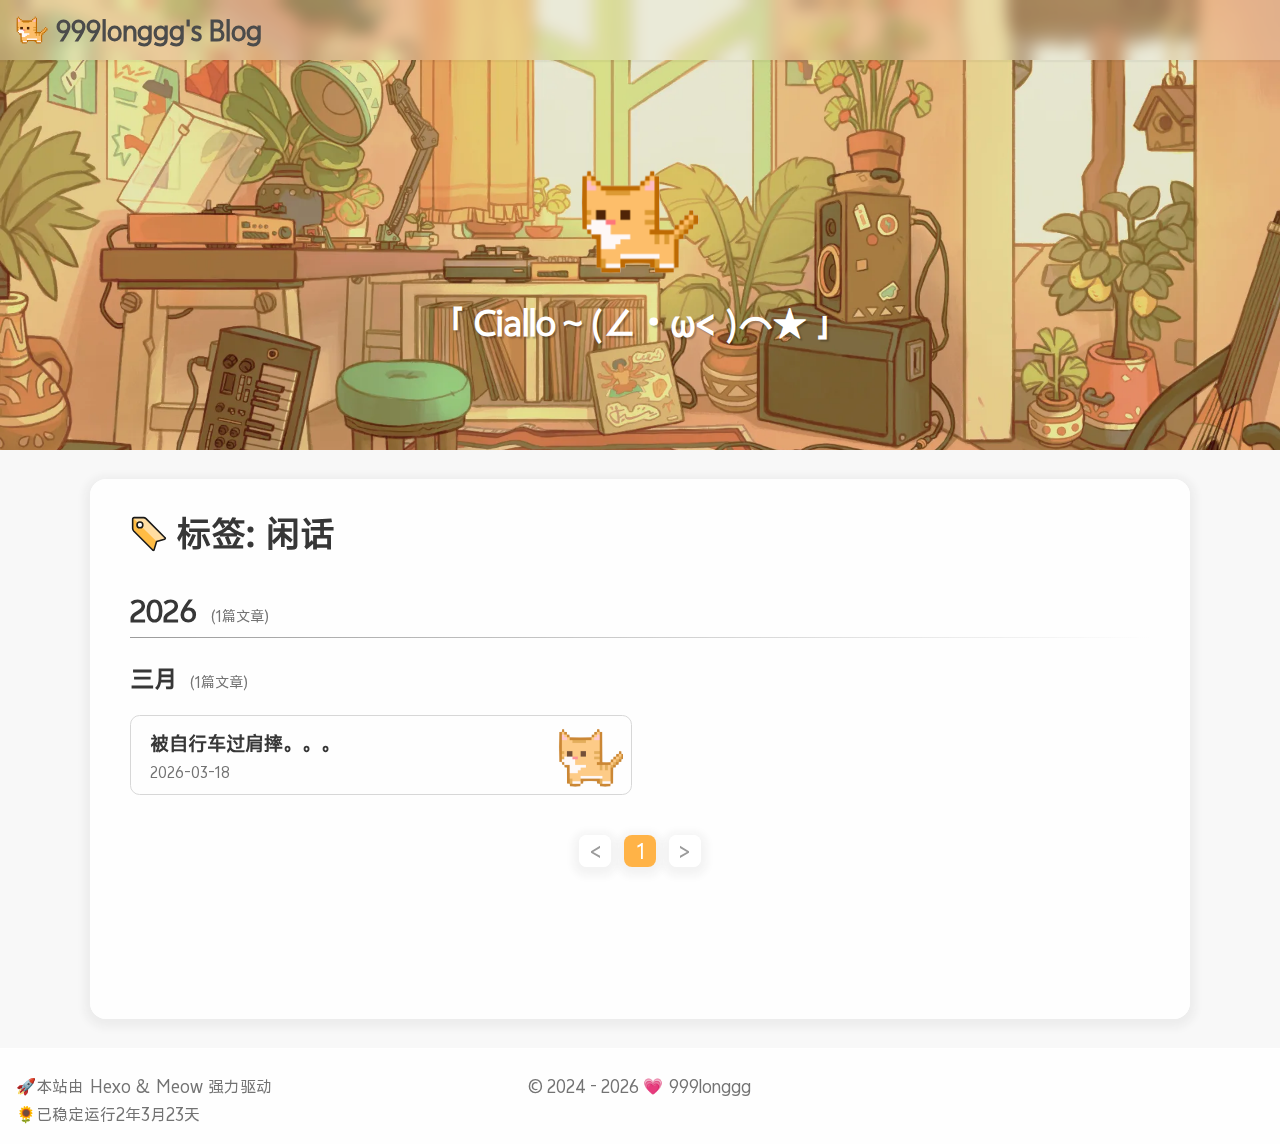
<file: tags/闲话/index.html>
<!DOCTYPE html><html lang="zh-CN"><head><meta charset="utf-8"/><meta name="viewport" content="width=device-width, initial-scale=1.0"/><meta name="author" content="999longgg"/><meta name="copyright" content="999longgg"/><meta name="theme-color" content="#FFB347"/><meta name="format-detection" content="telephone=no"/><meta name="keywords" content="Hexo Theme MEOW"/><meta name="mobile-web-app-capable" content="yes"/><meta name="apple-mobile-web-app-capable" content="yes"/><meta name="apple-touch-fullscreen" content="yes"/><meta name="application-name" content="标签: 闲话 | 999longgg's Blog"/><meta name="apple-mobile-web-app-title" content="标签: 闲话 | 999longgg's Blog"/><meta name="apple-mobile-web-app-status-bar-style" content="#FFB347"/><link rel="canonical" href="https://999longgg.top/tags/闲话/"/><meta name="description" content="基于Hexo框架搭建的个人博客">
<meta property="og:type" content="website">
<meta property="og:title" content="标签: 闲话 | 999longgg&#39;s Blog">
<meta property="og:url" content="https://999longgg.top/tags/%E9%97%B2%E8%AF%9D/index.html">
<meta property="og:site_name" content="999longgg&#39;s Blog">
<meta property="og:description" content="基于Hexo框架搭建的个人博客">
<meta property="og:locale" content="zh_CN">
<meta property="og:image" content="https://999longgg.top/tags/%E9%97%B2%E8%AF%9D/assets/images/Hexo-Theme-MEOW.png">
<meta property="article:author" content="999longgg">
<meta name="twitter:card" content="summary_large_image">
<meta name="twitter:image" content="https://999longgg.top/tags/%E9%97%B2%E8%AF%9D/assets/images/Hexo-Theme-MEOW.png"><meta name="robots" content="index,follow"/><meta name="googlebot" content="index,follow"/><meta name="revisit-after" content="1 days"/><title>标签: 闲话 | 999longgg's Blog</title><link rel="shortcut icon" href="/assets/images/Hexo-Theme-MEOW.ico"><link rel="preconnect" href="/assets"/><link rel="preconnect" href="assets"/>
<link rel="stylesheet" href="/css/style.css">

<link rel="stylesheet" href="/css/third-party/dist/APlayer.min.css">
<link rel="prefetch" href="/"/><link rel="prefetch" href="/archives"/><link rel="prefetch" href="/tags"/><meta name="generator" content="Hexo 8.1.1"></head><body bg-style="none"><header><div id="navbar"><div id="nav-info"><a id="site-icon" href="/" title="主页"><img src="/assets/images/Hexo-Theme-MEOW.png" alt="Logo"/></a><a id="site-name" href="/" title="主页"><div>999longgg's Blog</div><img src="/assets/images/svg/uc/uc-home.svg" class="icon noview" alt="Icon"></a></div><div id="nav-menu"></div><div id="nav-function"><div id="menu-btn"><a href="javascript:void(0);" title="打开菜单"><img src="/assets/images/svg/uc/uc-menu.svg" class="icon noview" alt="Icon"></a></div></div></div></header><div id="menu-aside"><div id="menu-aside-container"><div id="menu-aside-info"><a href="/" title="主页"><img src="/assets/images/Hexo-Theme-MEOW.png" alt="Logo"/></a><a href="/" title="主页">999longgg's Blog</a></div><hr/></div></div><main><div class="banner"><div class="banner-info"><div class="banner-avatar"><img src="/assets/images/Hexo-Theme-MEOW.png" alt="Avatar"/></div><div class="banner-title">「 Ciallo～(∠・ω&lt; )⌒★ 」</div></div></div><div class="page-container"><div class="page-content"><div class="page-title"><div class="page-title-content"><img src="/assets/images/svg/uc/uc-tag.svg" class="icon noview" alt="Icon"><h1>标签: 闲话</h1></div></div><div class="page-main"><div class="archive-container"><div class="archive-year"><div class="archive-year-title"><a href="/archives/2026">2026</a><span>(1篇文章)</span></div><div class="archive-month"><div class="archive-month-title"><a href="/archives/2026/03">三月</a><span>(1篇文章)</span></div><div class="archive-posts-list"><div class="archive-post" archive-style="normal"><div class="archive-post-cover"></div><a href="/2026/03/18/%E8%A2%AB%E8%87%AA%E8%A1%8C%E8%BD%A6%E8%BF%87%E8%82%A9%E6%91%94%E3%80%82%E3%80%82%E3%80%82/"><div class="archive-post-title">被自行车过肩摔。。。</div><div class="archive-post-date">2026-03-18</div></a></div></div></div></div></div><div class="page-paginator"><div class="paginator"><span class="extend prev" rel="prev"><</span><span class="page-number current">1</span><span class="extend next" rel="next">></span></div></div><div class="page-body markdown"></div></div></div></div><div id="toolbar" hide=""><div id="toolbar-setting-container" hide=""><div class="toolbar-item"><button id="tool-color-mode" title="深色模式" type="button"><img src="/assets/images/svg/ta/ta-moon.svg" class="icon noview" alt="Icon"></button></div><div class="toolbar-item"><button class="copy-text" id="tool-share" title="分享" type="button" data-text="https://999longgg.top/tags/%E9%97%B2%E8%AF%9D/index.html"><img src="/assets/images/svg/ta/ta-share.svg" class="icon noview" alt="Icon"></button></div></div><div class="toolbar-container"><div class="toolbar-item"><button id="tool-setting" title="设置" type="button"><img src="/assets/images/svg/ta/ta-setting.svg" class="icon noview" alt="Icon"></button></div><div class="toolbar-item"><button id="tool-gototop" title="返回顶部" type="button"><img src="/assets/images/svg/ta/ta-up.svg" class="icon noview" alt="Icon"></button></div></div></div><div id="music-player"></div></main><footer><div class="footer"><div id="footer-copyright">© 2024 - 2026 <span>💗</span> <a href="/null">999longgg</a></div><div id="footer-info"><div id="footer-framework">🚀本站由 <a href="https://hexo.io" target="_blank">Hexo</a> & <a href="https://github.com/chanwj/hexo-theme-meow" title="3.3.0" target="_blank">Meow</a> 强力驱动</div><div id="footer-runtime"><span id="runtime" data-startdate="2024-04-02T22:16:20.000Z">🌻已稳定运行.年.月.天</span></div></div></div></footer><div class="scripts"><script>const GLOBALCONFIG = {
  root: '/',
  toolbar: true,
  lazyload_src: '/assets/images/Meow-Loading.webp',
  friends: false,
  album: '',
  codeblock: false,
  code_copy_text: false,
  share_text: '🐱Share From Meow',
  onblur_title: '九龙のBlog',
  mouse_click: false,
  notify:{
    enable: false,
    info: '复制成功～转载请标注本文地址',
    f12_info: '开发者模式已打开，请遵循本站版权协议'
  },
  search: {
    enable: false,
    path: '',
    local: {
      top_n_per_article: 1,
      preload: false
    }
  },
  encrypt: false,
};
</script><script>if (!localStorage.getItem('color-mode')) {
  localStorage.setItem('color-mode', 'light' || 'light');
}
document.body.setAttribute('data-mode', localStorage.getItem('color-mode'));
</script>
<script src="/js/theme/tools/utils.js"></script>

<script src="/js/plugins/dist/lazyload.min.js"></script>

<script src="/js/plugins/view-image.min.js"></script>

<script src="/js/plugins/dist/APlayer.min.js"></script>
<script>const initAplayer = (data) => {
  if (!data.length) return;

  const ap = new APlayer({
    container: document.getElementById('music-player'),
    fixed: true,
    autoplay: false,
    theme: '#FFB347',
    loop: 'all',
    order: 'list',
    volume: 0.7,
    lrcType: 3,
    audio: data
  });

  ap.on('play', () => {
    document.getElementById('music-player').setAttribute("play", "");
  });
  ap.on('pause', () => {
    document.getElementById('music-player').removeAttribute("play");
  });
};

const fetchData = () => {
  fetch('')
    .then(res => res.json())
    .then(result => initAplayer(result));
};

if ('') {
  document.addEventListener("DOMContentLoaded", fetchData);
} else {
  document.addEventListener("DOMContentLoaded", initAplayer());;
}</script>
<script src="/js/main.js" type="module"></script>
</div></body></html>
</file>
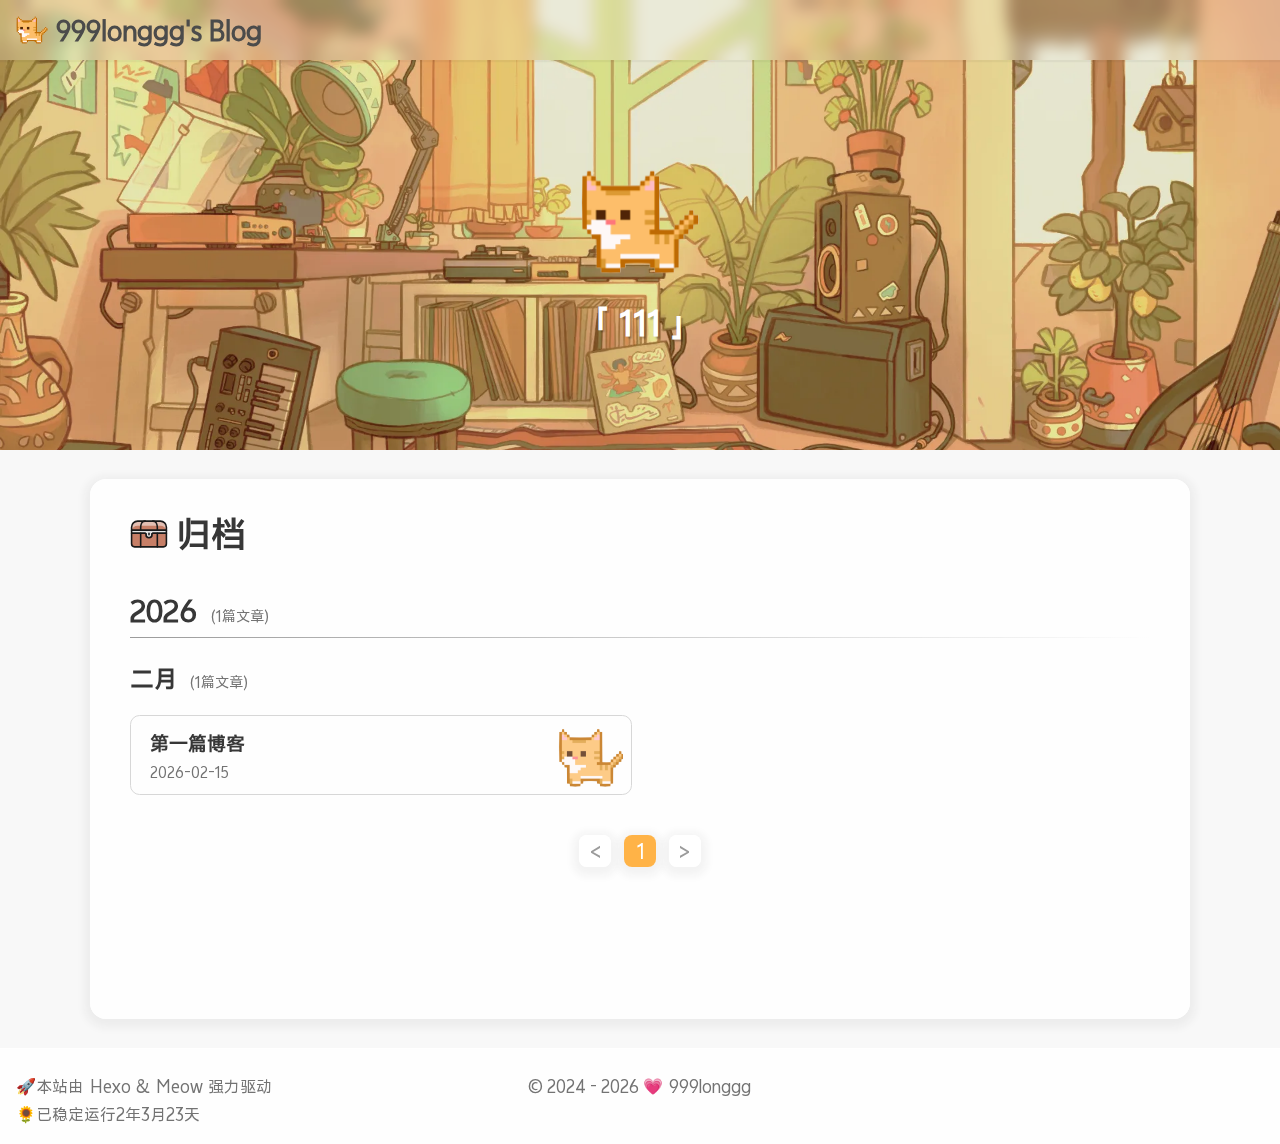
<file: archives/2026/02/index.html>
<!DOCTYPE html><html lang="zh-CN"><head><meta charset="utf-8"/><meta name="viewport" content="width=device-width, initial-scale=1.0"/><meta name="author" content="999longgg"/><meta name="copyright" content="999longgg"/><meta name="theme-color" content="#FFB347"/><meta name="format-detection" content="telephone=no"/><meta name="keywords" content="Hexo Theme MEOW"/><meta name="mobile-web-app-capable" content="yes"/><meta name="apple-mobile-web-app-capable" content="yes"/><meta name="apple-touch-fullscreen" content="yes"/><meta name="application-name" content="归档 | 999longgg's Blog"/><meta name="apple-mobile-web-app-title" content="归档 | 999longgg's Blog"/><meta name="apple-mobile-web-app-status-bar-style" content="#FFB347"/><link rel="canonical" href="https://999longgg.top/archives/2026/02/"/><meta name="description" content="基于Hexo框架搭建的个人博客">
<meta property="og:type" content="website">
<meta property="og:title" content="归档 | 999longgg&#39;s Blog">
<meta property="og:url" content="https://999longgg.top/archives/2026/02/index.html">
<meta property="og:site_name" content="999longgg&#39;s Blog">
<meta property="og:description" content="基于Hexo框架搭建的个人博客">
<meta property="og:locale" content="zh_CN">
<meta property="og:image" content="https://999longgg.top/archives/2026/02/assets/images/Hexo-Theme-MEOW.png">
<meta property="article:author" content="999longgg">
<meta name="twitter:card" content="summary_large_image">
<meta name="twitter:image" content="https://999longgg.top/archives/2026/02/assets/images/Hexo-Theme-MEOW.png"><meta name="robots" content="index,follow"/><meta name="googlebot" content="index,follow"/><meta name="revisit-after" content="1 days"/><title>归档 | 999longgg's Blog</title><link rel="shortcut icon" href="/assets/images/Hexo-Theme-MEOW.ico"><link rel="preconnect" href="/assets"/><link rel="preconnect" href="assets"/>
<link rel="stylesheet" href="/css/style.css">

<link rel="stylesheet" href="/css/third-party/dist/APlayer.min.css">
<link rel="prefetch" href="/"/><link rel="prefetch" href="/archives"/><link rel="prefetch" href="/tags"/><meta name="generator" content="Hexo 8.1.1"></head><body bg-style="none"><header><div id="navbar"><div id="nav-info"><a id="site-icon" href="/" title="主页"><img src="/assets/images/Hexo-Theme-MEOW.png" alt="Logo"/></a><a id="site-name" href="/" title="主页"><div>999longgg's Blog</div><img src="/assets/images/svg/uc/uc-home.svg" class="icon noview" alt="Icon"></a></div><div id="nav-menu"></div><div id="nav-function"><div id="menu-btn"><a href="javascript:void(0);" title="打开菜单"><img src="/assets/images/svg/uc/uc-menu.svg" class="icon noview" alt="Icon"></a></div></div></div></header><div id="menu-aside"><div id="menu-aside-container"><div id="menu-aside-info"><a href="/" title="主页"><img src="/assets/images/Hexo-Theme-MEOW.png" alt="Logo"/></a><a href="/" title="主页">999longgg's Blog</a></div><hr/></div></div><main><div class="banner"><div class="banner-info"><div class="banner-avatar"><img src="/assets/images/Hexo-Theme-MEOW.png" alt="Avatar"/></div><div class="banner-title">「 111 」</div></div></div><div class="page-container"><div class="page-content"><div class="page-title"><div class="page-title-content"><img src="/assets/images/svg/uc/uc-archive.svg" class="icon noview" alt="Icon"><h1>归档</h1></div></div><div class="page-main"><div class="archive-container"><div class="archive-year"><div class="archive-year-title"><a href="/archives/2026">2026</a><span>(1篇文章)</span></div><div class="archive-month"><div class="archive-month-title"><a href="/archives/2026/02">二月</a><span>(1篇文章)</span></div><div class="archive-posts-list"><div class="archive-post" archive-style="normal"><div class="archive-post-cover"></div><a href="/2026/02/15/%E7%AC%AC%E4%B8%80%E7%AF%87%E5%8D%9A%E5%AE%A2/"><div class="archive-post-title">第一篇博客</div><div class="archive-post-date">2026-02-15</div></a></div></div></div></div></div><div class="page-paginator"><div class="paginator"><span class="extend prev" rel="prev"><</span><span class="page-number current">1</span><span class="extend next" rel="next">></span></div></div><div class="page-body markdown"></div></div></div></div><div id="toolbar" hide=""><div id="toolbar-setting-container" hide=""><div class="toolbar-item"><button id="tool-color-mode" title="深色模式" type="button"><img src="/assets/images/svg/ta/ta-moon.svg" class="icon noview" alt="Icon"></button></div><div class="toolbar-item"><button class="copy-text" id="tool-share" title="分享" type="button" data-text="https://999longgg.top/archives/2026/02/index.html"><img src="/assets/images/svg/ta/ta-share.svg" class="icon noview" alt="Icon"></button></div></div><div class="toolbar-container"><div class="toolbar-item"><button id="tool-setting" title="设置" type="button"><img src="/assets/images/svg/ta/ta-setting.svg" class="icon noview" alt="Icon"></button></div><div class="toolbar-item"><button id="tool-gototop" title="返回顶部" type="button"><img src="/assets/images/svg/ta/ta-up.svg" class="icon noview" alt="Icon"></button></div></div></div><div id="music-player"></div></main><footer><div class="footer"><div id="footer-copyright">© 2024 - 2026 <span>💗</span> <a href="/null">999longgg</a></div><div id="footer-info"><div id="footer-framework">🚀本站由 <a href="https://hexo.io" target="_blank">Hexo</a> & <a href="https://github.com/chanwj/hexo-theme-meow" title="3.3.0" target="_blank">Meow</a> 强力驱动</div><div id="footer-runtime"><span id="runtime" data-startdate="2024-04-02T22:16:20.000Z">🌻已稳定运行.年.月.天</span></div></div></div></footer><div class="scripts"><script>const GLOBALCONFIG = {
  root: '/',
  toolbar: true,
  lazyload_src: '/assets/images/Meow-Loading.webp',
  friends: false,
  album: '',
  codeblock: false,
  code_copy_text: false,
  share_text: '🐱Share From Meow',
  onblur_title: 'Please Come Back～✧(´▽`ʃ♡ƪ)',
  mouse_click: false,
  notify:{
    enable: false,
    info: '复制成功～转载请标注本文地址',
    f12_info: '开发者模式已打开，请遵循本站版权协议'
  },
  search: {
    enable: false,
    path: '',
    local: {
      top_n_per_article: 1,
      preload: false
    }
  },
  encrypt: false,
};
</script><script>if (!localStorage.getItem('color-mode')) {
  localStorage.setItem('color-mode', 'light' || 'light');
}
document.body.setAttribute('data-mode', localStorage.getItem('color-mode'));
</script>
<script src="/js/theme/tools/utils.js"></script>

<script src="/js/plugins/dist/lazyload.min.js"></script>

<script src="/js/plugins/view-image.min.js"></script>

<script src="/js/plugins/dist/APlayer.min.js"></script>
<script>const initAplayer = (data) => {
  if (!data.length) return;

  const ap = new APlayer({
    container: document.getElementById('music-player'),
    fixed: true,
    autoplay: false,
    theme: '#FFB347',
    loop: 'all',
    order: 'list',
    volume: 0.7,
    lrcType: 3,
    audio: data
  });

  ap.on('play', () => {
    document.getElementById('music-player').setAttribute("play", "");
  });
  ap.on('pause', () => {
    document.getElementById('music-player').removeAttribute("play");
  });
};

const fetchData = () => {
  fetch('')
    .then(res => res.json())
    .then(result => initAplayer(result));
};

if ('') {
  document.addEventListener("DOMContentLoaded", fetchData);
} else {
  document.addEventListener("DOMContentLoaded", initAplayer());;
}</script>
<script src="/js/main.js" type="module"></script>
</div></body></html>
</file>
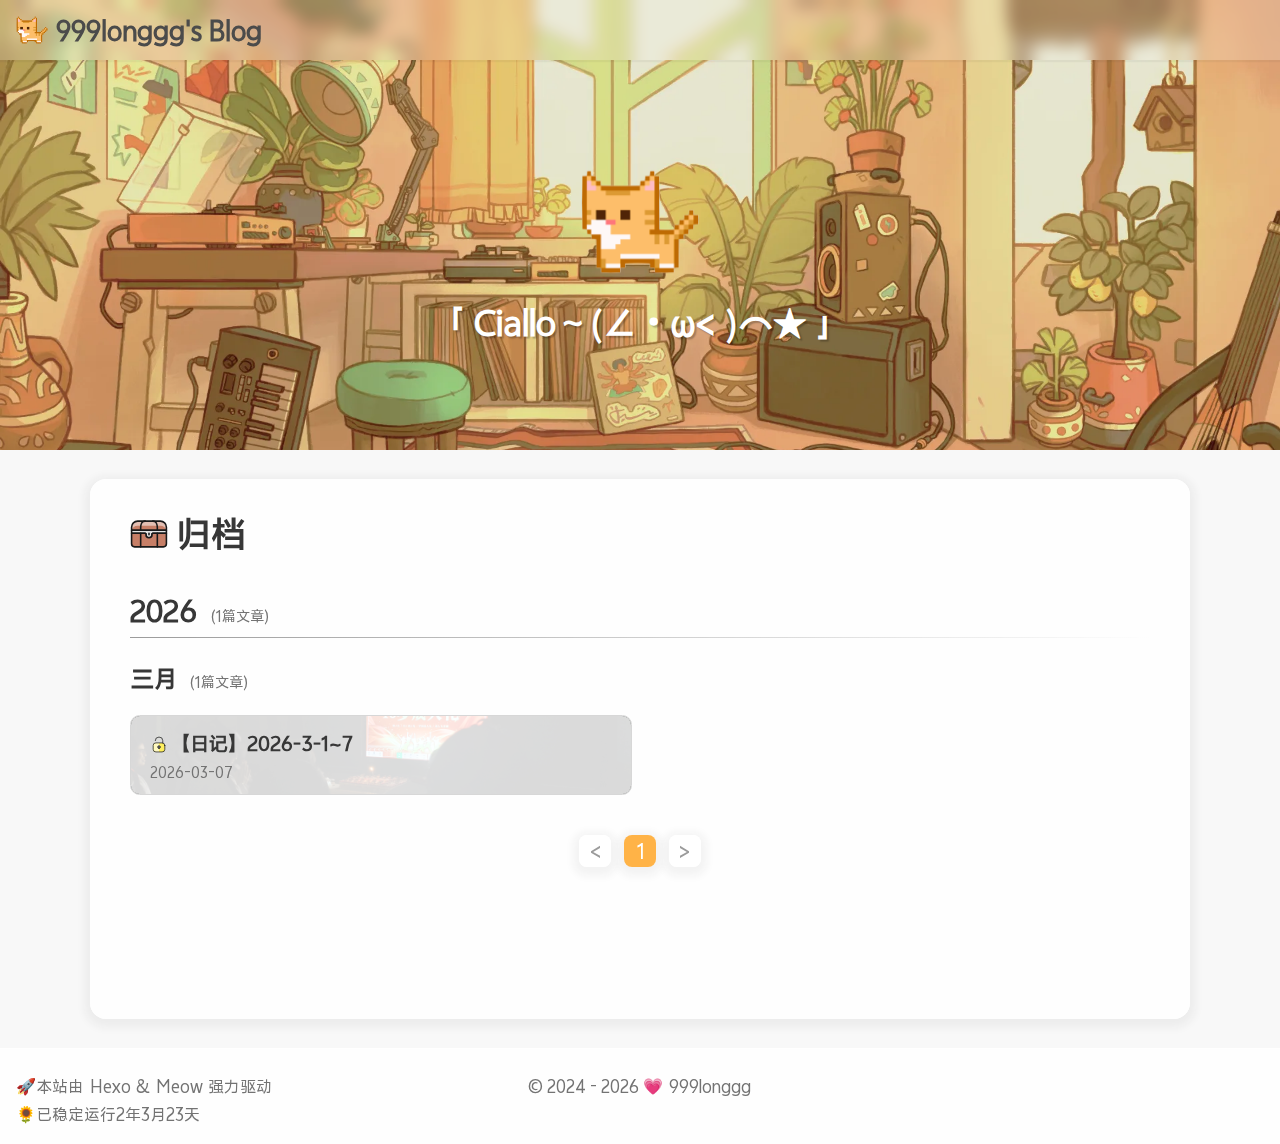
<file: archives/2026/03/index.html>
<!DOCTYPE html><html lang="zh-CN"><head><meta charset="utf-8"/><meta name="viewport" content="width=device-width, initial-scale=1.0"/><meta name="author" content="999longgg"/><meta name="copyright" content="999longgg"/><meta name="theme-color" content="#FFB347"/><meta name="format-detection" content="telephone=no"/><meta name="keywords" content="Hexo Theme MEOW"/><meta name="mobile-web-app-capable" content="yes"/><meta name="apple-mobile-web-app-capable" content="yes"/><meta name="apple-touch-fullscreen" content="yes"/><meta name="application-name" content="归档 | 999longgg's Blog"/><meta name="apple-mobile-web-app-title" content="归档 | 999longgg's Blog"/><meta name="apple-mobile-web-app-status-bar-style" content="#FFB347"/><link rel="canonical" href="https://999longgg.top/archives/2026/03/"/><meta name="description" content="基于Hexo框架搭建的个人博客">
<meta property="og:type" content="website">
<meta property="og:title" content="归档 | 999longgg&#39;s Blog">
<meta property="og:url" content="https://999longgg.top/archives/2026/03/index.html">
<meta property="og:site_name" content="999longgg&#39;s Blog">
<meta property="og:description" content="基于Hexo框架搭建的个人博客">
<meta property="og:locale" content="zh_CN">
<meta property="og:image" content="https://999longgg.top/archives/2026/03/assets/images/Hexo-Theme-MEOW.png">
<meta property="article:author" content="999longgg">
<meta name="twitter:card" content="summary_large_image">
<meta name="twitter:image" content="https://999longgg.top/archives/2026/03/assets/images/Hexo-Theme-MEOW.png"><meta name="robots" content="index,follow"/><meta name="googlebot" content="index,follow"/><meta name="revisit-after" content="1 days"/><title>归档 | 999longgg's Blog</title><link rel="shortcut icon" href="/assets/images/Hexo-Theme-MEOW.ico"><link rel="preconnect" href="/assets"/><link rel="preconnect" href="assets"/>
<link rel="stylesheet" href="/css/style.css">

<link rel="stylesheet" href="/css/third-party/dist/APlayer.min.css">
<link rel="prefetch" href="/"/><link rel="prefetch" href="/archives"/><link rel="prefetch" href="/tags"/><meta name="generator" content="Hexo 8.1.1"></head><body bg-style="none"><header><div id="navbar"><div id="nav-info"><a id="site-icon" href="/" title="主页"><img src="/assets/images/Hexo-Theme-MEOW.png" alt="Logo"/></a><a id="site-name" href="/" title="主页"><div>999longgg's Blog</div><img src="/assets/images/svg/uc/uc-home.svg" class="icon noview" alt="Icon"></a></div><div id="nav-menu"></div><div id="nav-function"><div id="menu-btn"><a href="javascript:void(0);" title="打开菜单"><img src="/assets/images/svg/uc/uc-menu.svg" class="icon noview" alt="Icon"></a></div></div></div></header><div id="menu-aside"><div id="menu-aside-container"><div id="menu-aside-info"><a href="/" title="主页"><img src="/assets/images/Hexo-Theme-MEOW.png" alt="Logo"/></a><a href="/" title="主页">999longgg's Blog</a></div><hr/></div></div><main><div class="banner"><div class="banner-info"><div class="banner-avatar"><img src="/assets/images/Hexo-Theme-MEOW.png" alt="Avatar"/></div><div class="banner-title">「 Ciallo～(∠・ω&lt; )⌒★ 」</div></div></div><div class="page-container"><div class="page-content"><div class="page-title"><div class="page-title-content"><img src="/assets/images/svg/uc/uc-archive.svg" class="icon noview" alt="Icon"><h1>归档</h1></div></div><div class="page-main"><div class="archive-container"><div class="archive-year"><div class="archive-year-title"><a href="/archives/2026">2026</a><span>(1篇文章)</span></div><div class="archive-month"><div class="archive-month-title"><a href="/archives/2026/03">三月</a><span>(1篇文章)</span></div><div class="archive-posts-list"><div class="archive-post" archive-style="cover"><div class="archive-post-cover"><img src="/assets/images/%E5%B0%81%E9%9D%A2%E5%9B%BE/IMG_20260307_203151.jpg" alt="Post Cover"/></div><a href="/2026/03/07/%E3%80%90%E6%97%A5%E8%AE%B0%E3%80%912026-3-1-7/"><div class="archive-post-title"><div class="archive-post-encrypt"><img src="/assets/images/svg/uc/uc-lock.svg" class="icon noview" alt="Icon"></div>【日记】2026-3-1~7</div><div class="archive-post-date">2026-03-07</div></a></div></div></div></div></div><div class="page-paginator"><div class="paginator"><span class="extend prev" rel="prev"><</span><span class="page-number current">1</span><span class="extend next" rel="next">></span></div></div><div class="page-body markdown"></div></div></div></div><div id="toolbar" hide=""><div id="toolbar-setting-container" hide=""><div class="toolbar-item"><button id="tool-color-mode" title="深色模式" type="button"><img src="/assets/images/svg/ta/ta-moon.svg" class="icon noview" alt="Icon"></button></div><div class="toolbar-item"><button class="copy-text" id="tool-share" title="分享" type="button" data-text="https://999longgg.top/archives/2026/03/index.html"><img src="/assets/images/svg/ta/ta-share.svg" class="icon noview" alt="Icon"></button></div></div><div class="toolbar-container"><div class="toolbar-item"><button id="tool-setting" title="设置" type="button"><img src="/assets/images/svg/ta/ta-setting.svg" class="icon noview" alt="Icon"></button></div><div class="toolbar-item"><button id="tool-gototop" title="返回顶部" type="button"><img src="/assets/images/svg/ta/ta-up.svg" class="icon noview" alt="Icon"></button></div></div></div><div id="music-player"></div></main><footer><div class="footer"><div id="footer-copyright">© 2024 - 2026 <span>💗</span> <a href="/null">999longgg</a></div><div id="footer-info"><div id="footer-framework">🚀本站由 <a href="https://hexo.io" target="_blank">Hexo</a> & <a href="https://github.com/chanwj/hexo-theme-meow" title="3.3.0" target="_blank">Meow</a> 强力驱动</div><div id="footer-runtime"><span id="runtime" data-startdate="2024-04-02T22:16:20.000Z">🌻已稳定运行.年.月.天</span></div></div></div></footer><div class="scripts"><script>const GLOBALCONFIG = {
  root: '/',
  toolbar: true,
  lazyload_src: '/assets/images/Meow-Loading.webp',
  friends: false,
  album: '',
  codeblock: false,
  code_copy_text: false,
  share_text: '🐱Share From Meow',
  onblur_title: '九龙のBlog',
  mouse_click: false,
  notify:{
    enable: false,
    info: '复制成功～转载请标注本文地址',
    f12_info: '开发者模式已打开，请遵循本站版权协议'
  },
  search: {
    enable: false,
    path: '',
    local: {
      top_n_per_article: 1,
      preload: false
    }
  },
  encrypt: false,
};
</script><script>if (!localStorage.getItem('color-mode')) {
  localStorage.setItem('color-mode', 'light' || 'light');
}
document.body.setAttribute('data-mode', localStorage.getItem('color-mode'));
</script>
<script src="/js/theme/tools/utils.js"></script>

<script src="/js/plugins/dist/lazyload.min.js"></script>

<script src="/js/plugins/view-image.min.js"></script>

<script src="/js/plugins/dist/APlayer.min.js"></script>
<script>const initAplayer = (data) => {
  if (!data.length) return;

  const ap = new APlayer({
    container: document.getElementById('music-player'),
    fixed: true,
    autoplay: false,
    theme: '#FFB347',
    loop: 'all',
    order: 'list',
    volume: 0.7,
    lrcType: 3,
    audio: data
  });

  ap.on('play', () => {
    document.getElementById('music-player').setAttribute("play", "");
  });
  ap.on('pause', () => {
    document.getElementById('music-player').removeAttribute("play");
  });
};

const fetchData = () => {
  fetch('')
    .then(res => res.json())
    .then(result => initAplayer(result));
};

if ('') {
  document.addEventListener("DOMContentLoaded", fetchData);
} else {
  document.addEventListener("DOMContentLoaded", initAplayer());;
}</script>
<script src="/js/main.js" type="module"></script>
</div></body></html>
</file>
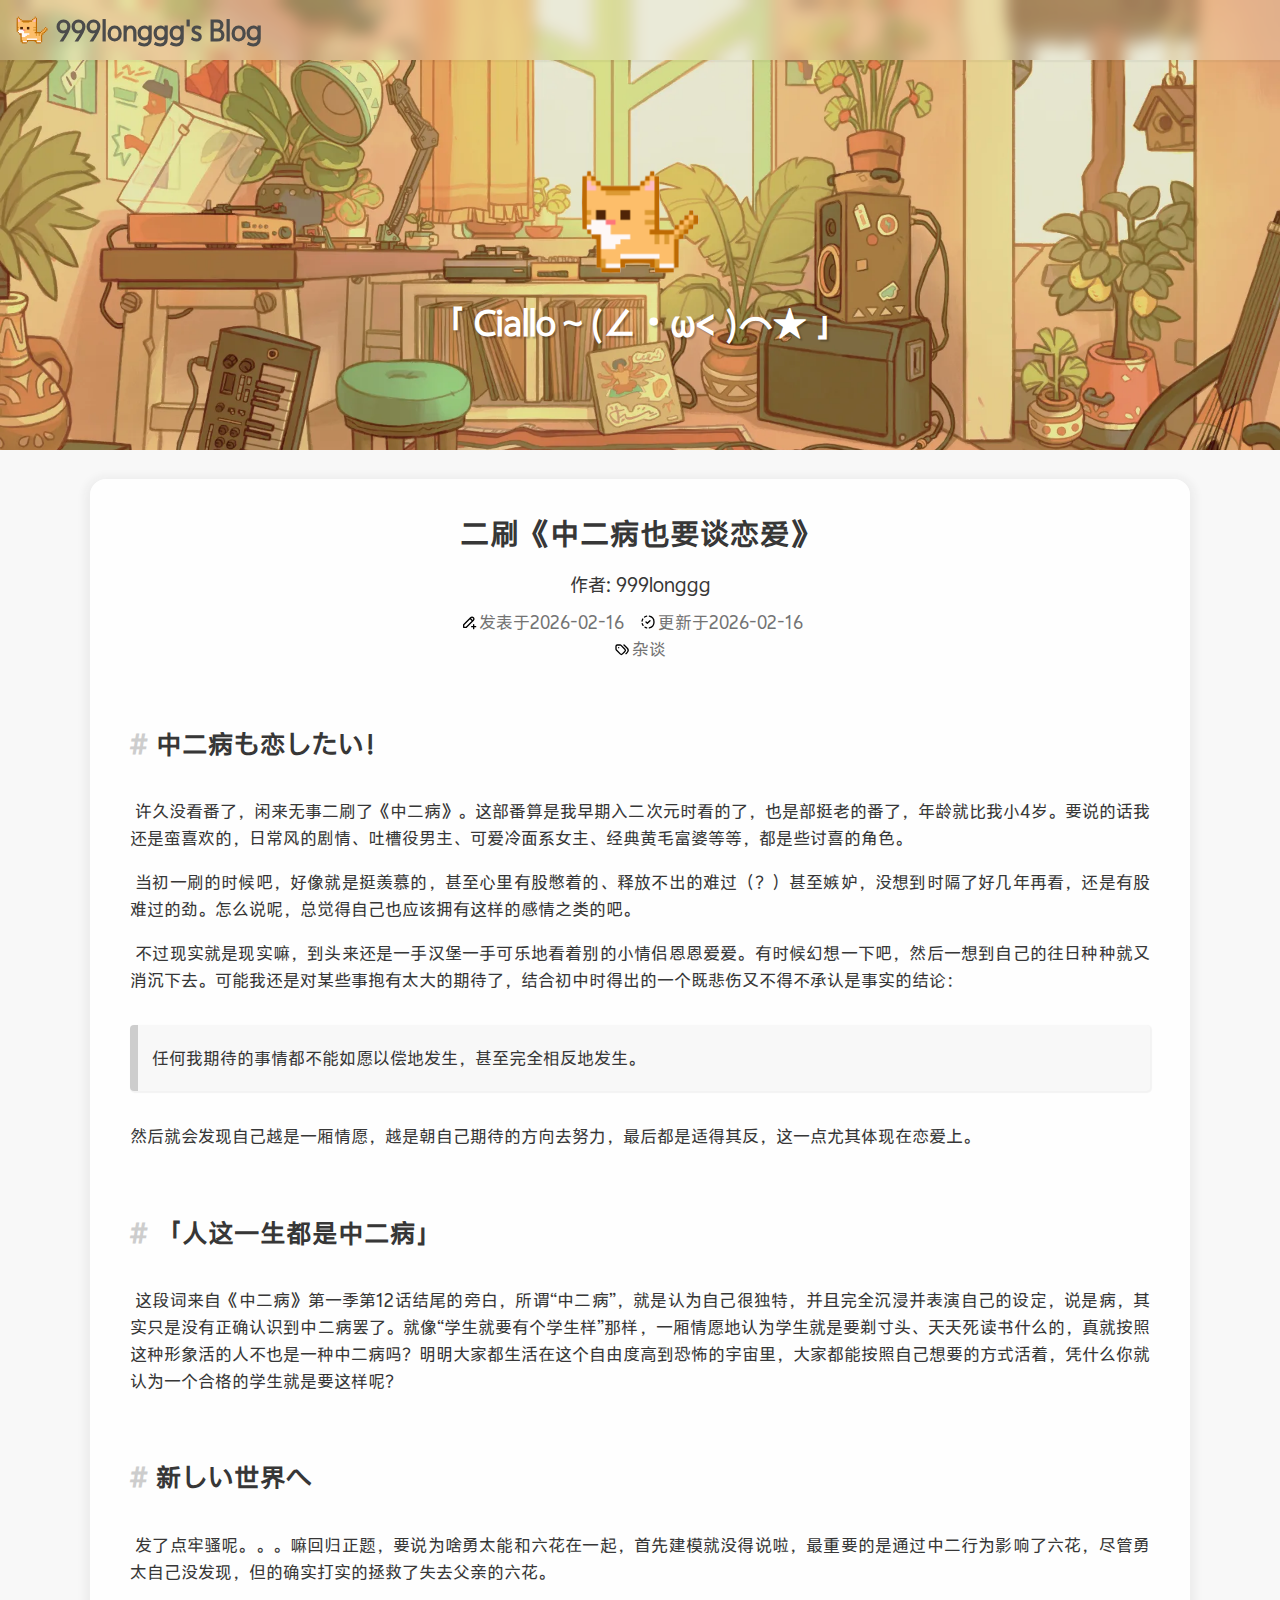
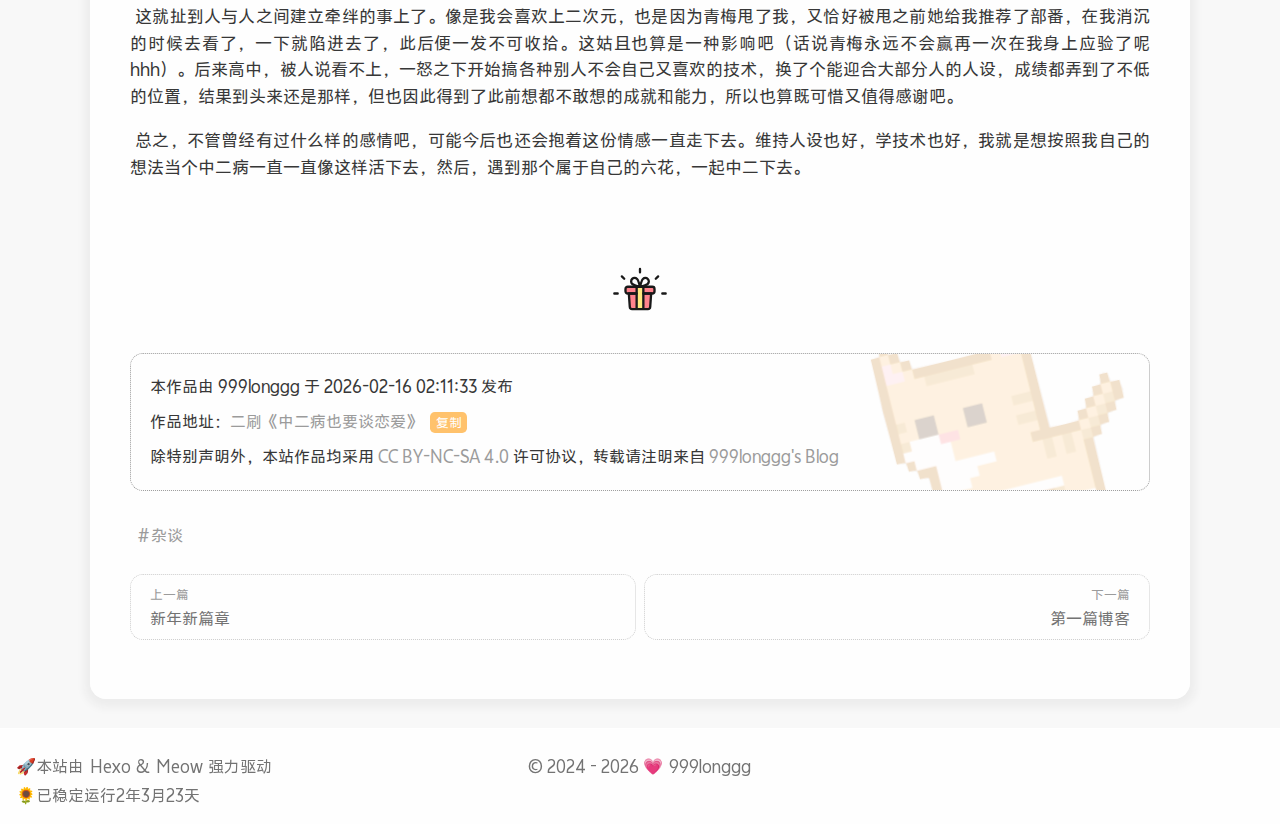
<file: 2026/02/16/二刷《中二病也要谈恋爱》/index.html>
<!DOCTYPE html><html lang="zh-CN"><head><meta charset="utf-8"/><meta name="viewport" content="width=device-width, initial-scale=1.0"/><meta name="author" content="999longgg"/><meta name="copyright" content="999longgg"/><meta name="theme-color" content="#FFB347"/><meta name="format-detection" content="telephone=no"/><meta name="keywords" content="杂谈"/><meta name="mobile-web-app-capable" content="yes"/><meta name="apple-mobile-web-app-capable" content="yes"/><meta name="apple-touch-fullscreen" content="yes"/><meta name="application-name" content="二刷《中二病也要谈恋爱》 | 999longgg's Blog"/><meta name="apple-mobile-web-app-title" content="二刷《中二病也要谈恋爱》 | 999longgg's Blog"/><meta name="apple-mobile-web-app-status-bar-style" content="#FFB347"/><link rel="canonical" href="https://999longgg.top/2026/02/16/二刷《中二病也要谈恋爱》/"/><meta name="description" content="中二病も恋したい！​	许久没看番了，闲来无事二刷了《中二病》。这部番算是我早期入二次元时看的了，也是部挺老的番了，年龄就比我小4岁。要说的话我还是蛮喜欢的，日常风的剧情、吐槽役男主、可爱冷面系女主、经典黄毛富婆等等，都是些讨喜的角色。 ​	当初一刷的时候吧，好像就是挺羡慕的，甚至心里有股憋着的、释放不出的难过（？）甚至嫉妒，没想到时隔了好几年再看，还是有股难过的劲。怎么说呢，总觉得自己也应该...">
<meta property="og:type" content="article">
<meta property="og:title" content="二刷《中二病也要谈恋爱》 | 999longgg&#39;s Blog">
<meta property="og:url" content="https://999longgg.top/2026/02/16/%E4%BA%8C%E5%88%B7%E3%80%8A%E4%B8%AD%E4%BA%8C%E7%97%85%E4%B9%9F%E8%A6%81%E8%B0%88%E6%81%8B%E7%88%B1%E3%80%8B/index.html">
<meta property="og:site_name" content="999longgg&#39;s Blog">
<meta property="og:description" content="中二病も恋したい！​	许久没看番了，闲来无事二刷了《中二病》。这部番算是我早期入二次元时看的了，也是部挺老的番了，年龄就比我小4岁。要说的话我还是蛮喜欢的，日常风的剧情、吐槽役男主、可爱冷面系女主、经典黄毛富婆等等，都是些讨喜的角色。 ​	当初一刷的时候吧，好像就是挺羡慕的，甚至心里有股憋着的、释放不出的难过（？）甚至嫉妒，没想到时隔了好几年再看，还是有股难过的劲。怎么说呢，总觉得自己也应该...">
<meta property="og:locale" content="zh_CN">
<meta property="og:image" content="https://999longgg.top/2026/02/16/%E4%BA%8C%E5%88%B7%E3%80%8A%E4%B8%AD%E4%BA%8C%E7%97%85%E4%B9%9F%E8%A6%81%E8%B0%88%E6%81%8B%E7%88%B1%E3%80%8B/assets/images/Hexo-Theme-MEOW.png">
<meta property="article:published_time" content="2026-02-15T18:11:33.000Z">
<meta property="article:modified_time" content="2026-02-15T19:23:20.802Z">
<meta property="article:author" content="999longgg">
<meta property="article:tag" content="杂谈">
<meta name="twitter:card" content="summary_large_image">
<meta name="twitter:image" content="https://999longgg.top/2026/02/16/%E4%BA%8C%E5%88%B7%E3%80%8A%E4%B8%AD%E4%BA%8C%E7%97%85%E4%B9%9F%E8%A6%81%E8%B0%88%E6%81%8B%E7%88%B1%E3%80%8B/assets/images/Hexo-Theme-MEOW.png"><meta name="robots" content="index,follow"/><meta name="googlebot" content="index,follow"/><meta name="revisit-after" content="1 days"/><title>二刷《中二病也要谈恋爱》 | 999longgg's Blog</title><link rel="shortcut icon" href="/assets/images/Hexo-Theme-MEOW.ico"><link rel="preconnect" href="/assets"/><link rel="preconnect" href="assets"/>
<link rel="stylesheet" href="/css/style.css">

<link rel="stylesheet" href="/css/third-party/dist/APlayer.min.css">
<link rel="prefetch" href="/"/><link rel="prefetch" href="/archives"/><link rel="prefetch" href="/tags"/><meta name="generator" content="Hexo 8.1.1"></head><body bg-style="none"><header><div id="navbar"><div id="nav-info"><a id="site-icon" href="/" title="主页"><img src="/assets/images/Hexo-Theme-MEOW.png" alt="Logo"/></a><a id="site-name" href="/" title="主页"><div>999longgg's Blog</div><img src="/assets/images/svg/uc/uc-home.svg" class="icon noview" alt="Icon"></a></div><div id="nav-menu"></div><div id="nav-function"><div id="menu-btn"><a href="javascript:void(0);" title="打开菜单"><img src="/assets/images/svg/uc/uc-menu.svg" class="icon noview" alt="Icon"></a></div></div></div></header><div id="menu-aside"><div id="menu-aside-container"><div id="menu-aside-info"><a href="/" title="主页"><img src="/assets/images/Hexo-Theme-MEOW.png" alt="Logo"/></a><a href="/" title="主页">999longgg's Blog</a></div><hr/></div></div><main><div class="banner"><div class="banner-info"><div class="banner-avatar"><img src="/assets/images/Hexo-Theme-MEOW.png" alt="Avatar"/></div><div class="banner-title">「 Ciallo～(∠・ω&lt; )⌒★ 」</div></div></div><div class="post-container"><div class="post-main"><div class="post-content"><h1 class="post-title">二刷《中二病也要谈恋爱》</h1><div class="post-author"><span>作者: 999longgg</span></div><div class="post-meta"><div class="post-info"><div class="post-date"><div class="post-pubdate"><img src="/assets/images/svg/ta/ta-pubdate.svg" class="icon noview" alt="Icon"><span>发表于2026-02-16</span></div><div class="post-update"><img src="/assets/images/svg/ta/ta-update.svg" class="icon noview" alt="Icon"><span>更新于2026-02-16</span></div></div><div class="post-read"></div></div><div class="post-attribute"><div class="post-tags"><img src="/assets/images/svg/ta/ta-tag.svg" class="icon noview" alt="Icon"><span><a class="post-tags-link" href="/tags/%E6%9D%82%E8%B0%88/" rel="tag">杂谈</a></span></div></div></div><div class="post markdown" indent="false"><h2 id="中二病も恋したい！"><a href="#中二病も恋したい！" class="headerlink" title="中二病も恋したい！"></a>中二病も恋したい！<br/></h2><p>​	许久没看番了，闲来无事二刷了《中二病》。这部番算是我早期入二次元时看的了，也是部挺老的番了，年龄就比我小4岁。要说的话我还是蛮喜欢的，日常风的剧情、吐槽役男主、可爱冷面系女主、经典黄毛富婆等等，都是些讨喜的角色。<br/></p>
<p>​	当初一刷的时候吧，好像就是挺羡慕的，甚至心里有股憋着的、释放不出的难过（？）甚至嫉妒，没想到时隔了好几年再看，还是有股难过的劲。怎么说呢，总觉得自己也应该拥有这样的感情之类的吧。<br/></p>
<p>​	不过现实就是现实嘛，到头来还是一手汉堡一手可乐地看着别的小情侣恩恩爱爱。有时候幻想一下吧，然后一想到自己的往日种种就又消沉下去。可能我还是对某些事抱有太大的期待了，结合初中时得出的一个既悲伤又不得不承认是事实的结论：<br/></p>
<blockquote>
<p>任何我期待的事情都不能如愿以偿地发生，甚至完全相反地发生。<br/></p>
</blockquote>
<p>然后就会发现自己越是一厢情愿，越是朝自己期待的方向去努力，最后都是适得其反，这一点尤其体现在恋爱上。<br/></p>
<h2 id="「人这一生都是中二病」"><a href="#「人这一生都是中二病」" class="headerlink" title="「人这一生都是中二病」"></a>「人这一生都是中二病」<br/></h2><p>​	这段词来自《中二病》第一季第12话结尾的旁白，所谓“中二病”，就是认为自己很独特，并且完全沉浸并表演自己的设定，说是病，其实只是没有正确认识到中二病罢了。就像“学生就要有个学生样”那样，一厢情愿地认为学生就是要剃寸头、天天死读书什么的，真就按照这种形象活的人不也是一种中二病吗？明明大家都生活在这个自由度高到恐怖的宇宙里，大家都能按照自己想要的方式活着，凭什么你就认为一个合格的学生就是要这样呢？<br/></p>
<h2 id="新しい世界へ"><a href="#新しい世界へ" class="headerlink" title="新しい世界へ"></a>新しい世界へ<br/></h2><p>​	发了点牢骚呢。。。嘛回归正题，要说为啥勇太能和六花在一起，首先建模就没得说啦，最重要的是通过中二行为影响了六花，尽管勇太自己没发现，但的确实打实的拯救了失去父亲的六花。<br/></p>
<p>​	这就扯到人与人之间建立牵绊的事上了。像是我会喜欢上二次元，也是因为青梅甩了我，又恰好被甩之前她给我推荐了部番，在我消沉的时候去看了，一下就陷进去了，此后便一发不可收拾。这姑且也算是一种影响吧（话说青梅永远不会赢再一次在我身上应验了呢hhh）。后来高中，被人说看不上，一怒之下开始搞各种别人不会自己又喜欢的技术，换了个能迎合大部分人的人设，成绩都弄到了不低的位置，结果到头来还是那样，但也因此得到了此前想都不敢想的成就和能力，所以也算既可惜又值得感谢吧。<br/></p>
<p>​	总之，不管曾经有过什么样的感情吧，可能今后也还会抱着这份情感一直走下去。维持人设也好，学技术也好，我就是想按照我自己的想法当个中二病一直一直像这样活下去，然后，遇到那个属于自己的六花，一起中二下去。</p>
</div><div class="post-reward"><div class="post-reward-btn" title="赞赏作者"><img src="/assets/images/svg/uc/uc-gift.svg" class="icon noview" alt="Icon"><span></span></div><div class="post-reward-content"><div class="post-reward-text"></div><div class="post-reward-list"><a href="/null" target="_blank">致谢名单</a></div></div></div><div class="post-copyright"><div class="post-copyright-info">本作品由 999longgg 于 2026-02-16 02:11:33 发布</div><div class="post-copyright-link"><span>作品地址：<a href="https://999longgg.top/2026/02/16/%E4%BA%8C%E5%88%B7%E3%80%8A%E4%B8%AD%E4%BA%8C%E7%97%85%E4%B9%9F%E8%A6%81%E8%B0%88%E6%81%8B%E7%88%B1%E3%80%8B/">二刷《中二病也要谈恋爱》</a></span><button class="copy-text" type="button" data-text="https://999longgg.top/2026/02/16/%E4%BA%8C%E5%88%B7%E3%80%8A%E4%B8%AD%E4%BA%8C%E7%97%85%E4%B9%9F%E8%A6%81%E8%B0%88%E6%81%8B%E7%88%B1%E3%80%8B/">复制</button></div><div class="post-copyright-detail">除特别声明外，本站作品均采用 <a href='https://creativecommons.org/licenses/by-nc-sa/4.0/' title='Attribution-NonCommercial-ShareAlike' target='_blank'>CC BY-NC-SA 4.0</a> 许可协议，转载请注明来自 <a href='/'>999longgg's Blog</a></div><img class="post-copyright-icon noview" src="/assets/images/Hexo-Theme-MEOW.png" alt="Logo"/></div><div class="post-tail-tags"><a class="post-tail-tags-link" href="/tags/%E6%9D%82%E8%B0%88/" rel="tag">杂谈</a></div><div class="post-nav"><a class="post-nav-prev" href="/2026/02/17/%E6%96%B0%E5%B9%B4%E6%96%B0%E7%AF%87%E7%AB%A0/" title="新年新篇章">上一篇<span>新年新篇章</span></a><a class="post-nav-next" href="/2026/02/15/%E7%AC%AC%E4%B8%80%E7%AF%87%E5%8D%9A%E5%AE%A2/" title="第一篇博客">下一篇<span>第一篇博客</span></a></div></div><aside id="post-sidebar" status="show"><div id="toc-container"><div class="toc-title"><img src="/assets/images/svg/ta/ta-toc.svg" class="icon noview" alt="Icon"><span>目录</span></div><div class="toc-content" id="toc-div"><ol class="toc-list"><li class="toc-list-item toc-list-level-2"><a class="toc-list-link" href="#%E4%B8%AD%E4%BA%8C%E7%97%85%E3%82%82%E6%81%8B%E3%81%97%E3%81%9F%E3%81%84%EF%BC%81"><span class="toc-list-text">中二病も恋したい！</span></a></li><li class="toc-list-item toc-list-level-2"><a class="toc-list-link" href="#%E3%80%8C%E4%BA%BA%E8%BF%99%E4%B8%80%E7%94%9F%E9%83%BD%E6%98%AF%E4%B8%AD%E4%BA%8C%E7%97%85%E3%80%8D"><span class="toc-list-text">「人这一生都是中二病」</span></a></li><li class="toc-list-item toc-list-level-2"><a class="toc-list-link" href="#%E6%96%B0%E3%81%97%E3%81%84%E4%B8%96%E7%95%8C%E3%81%B8"><span class="toc-list-text">新しい世界へ</span></a></li></ol></div></div></aside></div></div><div id="toolbar" hide=""><div id="toolbar-setting-container" hide=""><div class="toolbar-item"><button id="tool-color-mode" title="深色模式" type="button"><img src="/assets/images/svg/ta/ta-moon.svg" class="icon noview" alt="Icon"></button></div><div class="toolbar-item"><button class="copy-text" id="tool-share" title="分享" type="button" data-text="https://999longgg.top/2026/02/16/%E4%BA%8C%E5%88%B7%E3%80%8A%E4%B8%AD%E4%BA%8C%E7%97%85%E4%B9%9F%E8%A6%81%E8%B0%88%E6%81%8B%E7%88%B1%E3%80%8B/"><img src="/assets/images/svg/ta/ta-share.svg" class="icon noview" alt="Icon"></button></div><div class="toolbar-item"><button id="tool-font-size-plus" title="放大字体" type="button"><img src="/assets/images/svg/ta/ta-text-plus.svg" class="icon noview" alt="Icon"></button></div><div class="toolbar-item"><button id="tool-font-size-minus" title="缩小字体" type="button"><img src="/assets/images/svg/ta/ta-text-minus.svg" class="icon noview" alt="Icon"></button></div></div><div class="toolbar-container"><div class="toolbar-item"><button id="tool-setting" title="设置" type="button"><img src="/assets/images/svg/ta/ta-setting.svg" class="icon noview" alt="Icon"></button></div><div class="toolbar-item"><button id="tool-toc" title="目录" type="button"><img src="/assets/images/svg/ta/ta-toc.svg" class="icon noview" alt="Icon"></button></div><div class="toolbar-item"><button id="tool-gototop" title="返回顶部" type="button"><img src="/assets/images/svg/ta/ta-up.svg" class="icon noview" alt="Icon"></button></div></div></div><div id="music-player"></div></main><footer><div class="footer"><div id="footer-copyright">© 2024 - 2026 <span>💗</span> <a href="/null">999longgg</a></div><div id="footer-info"><div id="footer-framework">🚀本站由 <a href="https://hexo.io" target="_blank">Hexo</a> & <a href="https://github.com/chanwj/hexo-theme-meow" title="3.3.0" target="_blank">Meow</a> 强力驱动</div><div id="footer-runtime"><span id="runtime" data-startdate="2024-04-02T22:16:20.000Z">🌻已稳定运行.年.月.天</span></div></div></div></footer><div class="scripts"><script>const GLOBALCONFIG = {
  root: '/',
  toolbar: true,
  lazyload_src: '/assets/images/Meow-Loading.webp',
  friends: false,
  album: '',
  codeblock: true,
  code_copy_text: false,
  share_text: '🐱Share From Meow',
  onblur_title: '九龙のBlog',
  mouse_click: false,
  notify:{
    enable: false,
    info: '复制成功～转载请标注本文地址',
    f12_info: '开发者模式已打开，请遵循本站版权协议'
  },
  search: {
    enable: false,
    path: '',
    local: {
      top_n_per_article: 1,
      preload: false
    }
  },
  encrypt: false,
};
</script><script>if (!localStorage.getItem('color-mode')) {
  localStorage.setItem('color-mode', 'light' || 'light');
}
document.body.setAttribute('data-mode', localStorage.getItem('color-mode'));
</script>
<script src="/js/theme/tools/utils.js"></script>

<script src="/js/plugins/dist/lazyload.min.js"></script>

<script src="/js/plugins/view-image.min.js"></script>
<script>if (localStorage.getItem('font-size')) {
  document.querySelector('.post').style.fontSize = localStorage.getItem('font-size') + 'px';
}
</script>
<script src="/js/plugins/dist/APlayer.min.js"></script>
<script>const initAplayer = (data) => {
  if (!data.length) return;

  const ap = new APlayer({
    container: document.getElementById('music-player'),
    fixed: true,
    autoplay: false,
    theme: '#FFB347',
    loop: 'all',
    order: 'list',
    volume: 0.7,
    lrcType: 3,
    audio: data
  });

  ap.on('play', () => {
    document.getElementById('music-player').setAttribute("play", "");
  });
  ap.on('pause', () => {
    document.getElementById('music-player').removeAttribute("play");
  });
};

const fetchData = () => {
  fetch('')
    .then(res => res.json())
    .then(result => initAplayer(result));
};

if ('') {
  document.addEventListener("DOMContentLoaded", fetchData);
} else {
  document.addEventListener("DOMContentLoaded", initAplayer());;
}</script>
<script src="/js/main.js" type="module"></script>
</div></body></html>
</file>
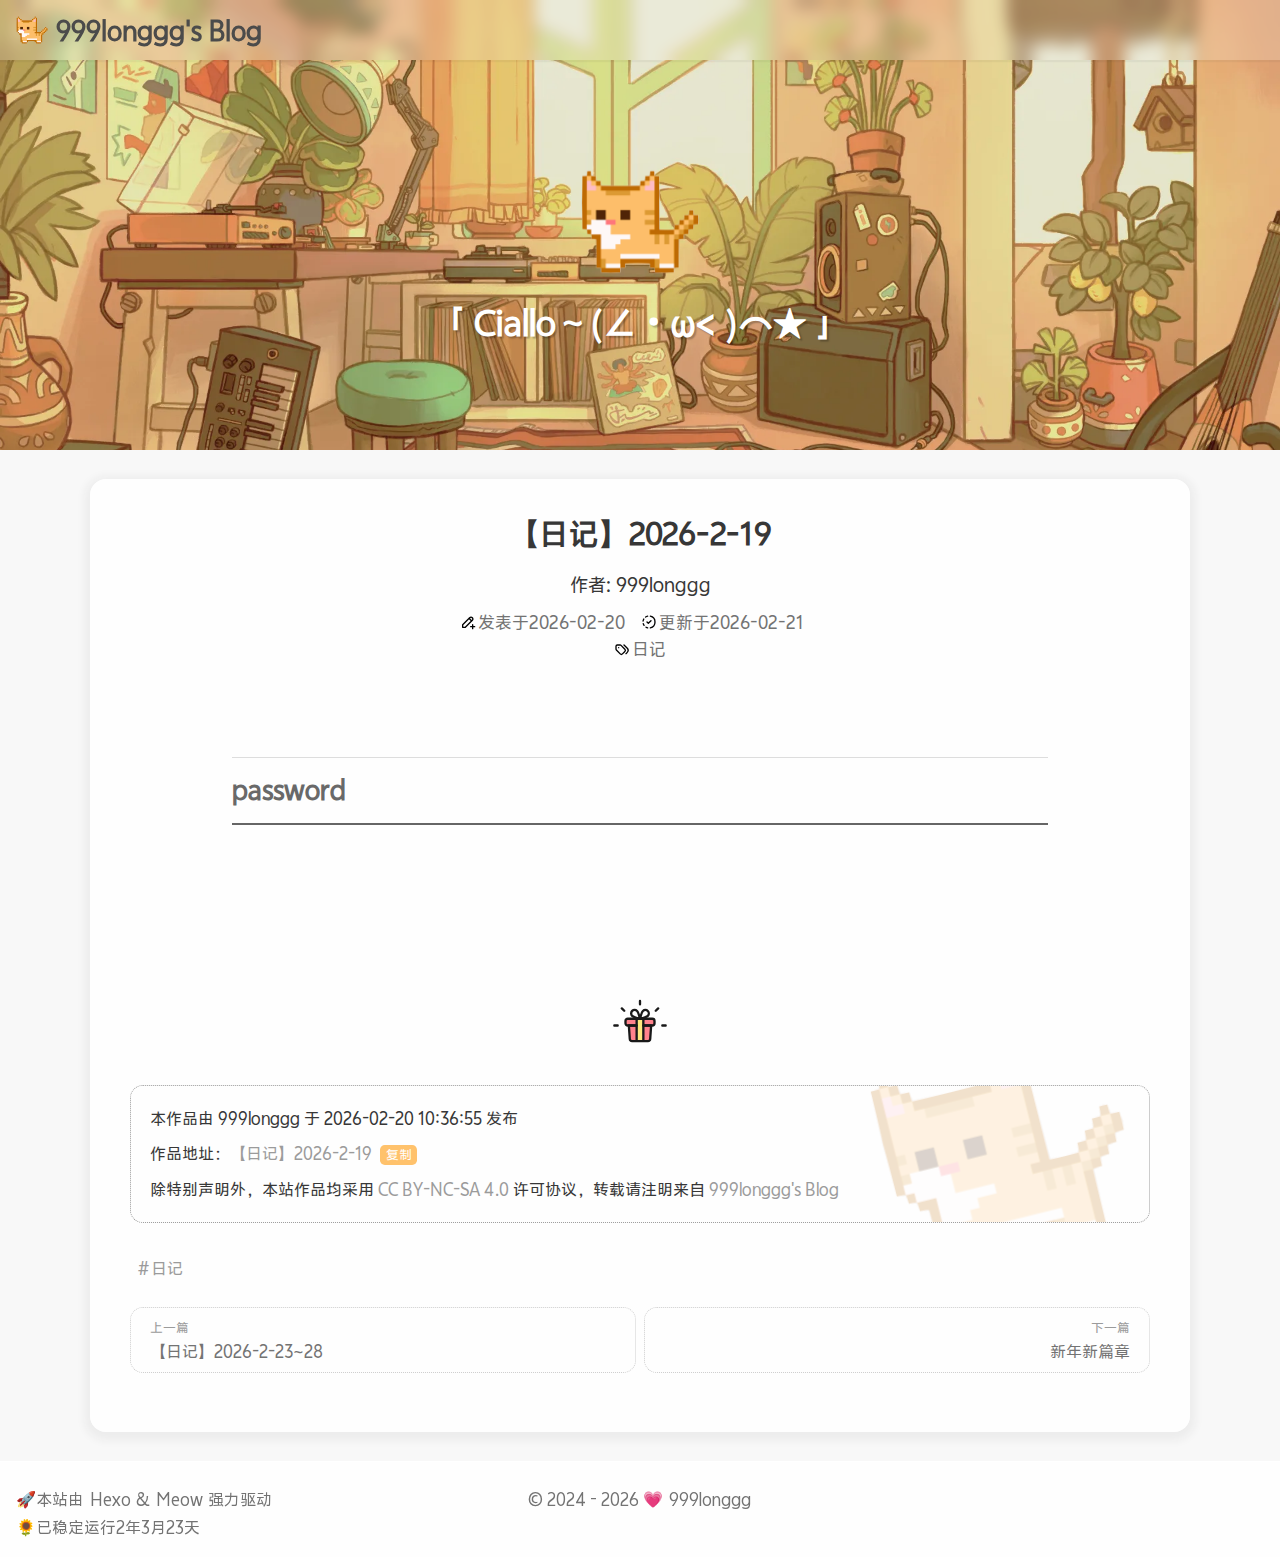
<file: 2026/02/20/【日记】2026-2-19/index.html>
<!DOCTYPE html><html lang="zh-CN"><head><meta charset="utf-8"/><meta name="viewport" content="width=device-width, initial-scale=1.0"/><meta name="author" content="999longgg"/><meta name="copyright" content="999longgg"/><meta name="theme-color" content="#FFB347"/><meta name="format-detection" content="telephone=no"/><meta name="keywords" content="日记"/><meta name="mobile-web-app-capable" content="yes"/><meta name="apple-mobile-web-app-capable" content="yes"/><meta name="apple-touch-fullscreen" content="yes"/><meta name="application-name" content="【日记】2026-2-19 | 999longgg's Blog"/><meta name="apple-mobile-web-app-title" content="【日记】2026-2-19 | 999longgg's Blog"/><meta name="apple-mobile-web-app-status-bar-style" content="#FFB347"/><link rel="canonical" href="https://999longgg.top/2026/02/20/【日记】2026-2-19/"/><meta name="description" content="输入密码查看.">
<meta property="og:type" content="article">
<meta property="og:title" content="【日记】2026-2-19 | 999longgg&#39;s Blog">
<meta property="og:url" content="https://999longgg.top/2026/02/20/%E3%80%90%E6%97%A5%E8%AE%B0%E3%80%912026-2-19/index.html">
<meta property="og:site_name" content="999longgg&#39;s Blog">
<meta property="og:description" content="输入密码查看.">
<meta property="og:locale" content="zh_CN">
<meta property="og:image" content="https://999longgg.top/2026/02/20/%E3%80%90%E6%97%A5%E8%AE%B0%E3%80%912026-2-19/assets/images/%E5%B0%81%E9%9D%A2%E5%9B%BE/IMG_20260219_184956.jpg">
<meta property="article:published_time" content="2026-02-20T02:36:55.000Z">
<meta property="article:modified_time" content="2026-02-20T16:07:14.842Z">
<meta property="article:author" content="999longgg">
<meta property="article:tag" content="日记">
<meta name="twitter:card" content="summary_large_image">
<meta name="twitter:image" content="https://999longgg.top/2026/02/20/%E3%80%90%E6%97%A5%E8%AE%B0%E3%80%912026-2-19/assets/images/%E5%B0%81%E9%9D%A2%E5%9B%BE/IMG_20260219_184956.jpg"><meta name="robots" content="index,follow"/><meta name="googlebot" content="index,follow"/><meta name="revisit-after" content="1 days"/><title>【日记】2026-2-19 | 999longgg's Blog</title><link rel="shortcut icon" href="/assets/images/Hexo-Theme-MEOW.ico"><link rel="preconnect" href="/assets"/><link rel="preconnect" href="assets"/>
<link rel="stylesheet" href="/css/style.css">

<link rel="stylesheet" href="/css/third-party/dist/APlayer.min.css">
<link rel="prefetch" href="/"/><link rel="prefetch" href="/archives"/><link rel="prefetch" href="/tags"/><meta name="generator" content="Hexo 8.1.1"></head><body bg-style="none"><header><div id="navbar"><div id="nav-info"><a id="site-icon" href="/" title="主页"><img src="/assets/images/Hexo-Theme-MEOW.png" alt="Logo"/></a><a id="site-name" href="/" title="主页"><div>999longgg's Blog</div><img src="/assets/images/svg/uc/uc-home.svg" class="icon noview" alt="Icon"></a></div><div id="nav-menu"></div><div id="nav-function"><div id="menu-btn"><a href="javascript:void(0);" title="打开菜单"><img src="/assets/images/svg/uc/uc-menu.svg" class="icon noview" alt="Icon"></a></div></div></div></header><div id="menu-aside"><div id="menu-aside-container"><div id="menu-aside-info"><a href="/" title="主页"><img src="/assets/images/Hexo-Theme-MEOW.png" alt="Logo"/></a><a href="/" title="主页">999longgg's Blog</a></div><hr/></div></div><main><div class="banner"><div class="banner-info"><div class="banner-avatar"><img src="/assets/images/Hexo-Theme-MEOW.png" alt="Avatar"/></div><div class="banner-title">「 Ciallo～(∠・ω&lt; )⌒★ 」</div></div></div><div class="post-container"><div class="post-main"><div class="post-content"><h1 class="post-title">【日记】2026-2-19</h1><div class="post-author"><span>作者: 999longgg</span></div><div class="post-meta"><div class="post-info"><div class="post-date"><div class="post-pubdate"><img src="/assets/images/svg/ta/ta-pubdate.svg" class="icon noview" alt="Icon"><span>发表于2026-02-20</span></div><div class="post-update"><img src="/assets/images/svg/ta/ta-update.svg" class="icon noview" alt="Icon"><span>更新于2026-02-21</span></div></div><div class="post-read"></div></div><div class="post-attribute"><div class="post-tags"><img src="/assets/images/svg/ta/ta-tag.svg" class="icon noview" alt="Icon"><span><a class="post-tags-link" href="/tags/%E6%97%A5%E8%AE%B0/" rel="tag">日记</a></span></div></div></div><div class="post markdown" indent="false"><div class="hbe hbe-container" id="hexo-blog-encrypt" data-wpm="密码错误, 请重新输入." data-whm="哈希校验失败.">
  <script id="hbeData" type="hbeData" data-hmacdigest="5cc1e2b39f171bb5ccfbb7df62b1c053ac2ad161071876c627814294922c088c">[base64]</script>
  <div class="hbe hbe-content">
    <div class="hbe hbe-input hbe-input-default">
      <input class="hbe hbe-input-field hbe-input-field-default" type="password" id="hbePass">
      <label class="hbe hbe-input-label hbe-input-label-default" for="hbePass">
        <span class="hbe hbe-input-label-content hbe-input-label-content-default">password</span>
      </label>
    </div>
  </div>
</div>
<script data-pjax src="/lib/hbe.js"></script><link href="/css/hbe.style.css" rel="stylesheet" type="text/css"></div><div class="post-reward"><div class="post-reward-btn" title="赞赏作者"><img src="/assets/images/svg/uc/uc-gift.svg" class="icon noview" alt="Icon"><span></span></div><div class="post-reward-content"><div class="post-reward-text"></div><div class="post-reward-list"><a href="/null" target="_blank">致谢名单</a></div></div></div><div class="post-copyright"><div class="post-copyright-info">本作品由 999longgg 于 2026-02-20 10:36:55 发布</div><div class="post-copyright-link"><span>作品地址：<a href="https://999longgg.top/2026/02/20/%E3%80%90%E6%97%A5%E8%AE%B0%E3%80%912026-2-19/">【日记】2026-2-19</a></span><button class="copy-text" type="button" data-text="https://999longgg.top/2026/02/20/%E3%80%90%E6%97%A5%E8%AE%B0%E3%80%912026-2-19/">复制</button></div><div class="post-copyright-detail">除特别声明外，本站作品均采用 <a href='https://creativecommons.org/licenses/by-nc-sa/4.0/' title='Attribution-NonCommercial-ShareAlike' target='_blank'>CC BY-NC-SA 4.0</a> 许可协议，转载请注明来自 <a href='/'>999longgg's Blog</a></div><img class="post-copyright-icon noview" src="/assets/images/Hexo-Theme-MEOW.png" alt="Logo"/></div><div class="post-tail-tags"><a class="post-tail-tags-link" href="/tags/%E6%97%A5%E8%AE%B0/" rel="tag">日记</a></div><div class="post-nav"><a class="post-nav-prev" href="/2026/02/28/%E3%80%90%E6%97%A5%E8%AE%B0%E3%80%912026-2-23-28/" title="【日记】2026-2-23~28">上一篇<span>【日记】2026-2-23~28</span></a><a class="post-nav-next" href="/2026/02/17/%E6%96%B0%E5%B9%B4%E6%96%B0%E7%AF%87%E7%AB%A0/" title="新年新篇章">下一篇<span>新年新篇章</span></a></div></div><aside id="post-sidebar" status="hide"><div id="toc-container"><div class="toc-title"><img src="/assets/images/svg/ta/ta-toc.svg" class="icon noview" alt="Icon"><span>目录</span></div><div class="toc-content" id="toc-div" style="display:none"><ol class="toc-list"><li class="toc-list-item toc-list-level-2"><a class="toc-list-link" href="#%E7%83%A4%E8%82%89%E4%B8%8E%E7%BA%B8%E7%89%8C"><span class="toc-list-text">烤肉与纸牌</span></a></li><li class="toc-list-item toc-list-level-2"><a class="toc-list-link" href="#%E5%8F%A4%E5%8E%9D%E4%B8%8E%E9%9F%B3%E4%B9%90"><span class="toc-list-text">古厝与音乐</span></a></li><li class="toc-list-item toc-list-level-2"><a class="toc-list-link" href="#%E6%94%B9%E6%97%A5%E5%86%8D%E8%81%9A%E9%A6%96"><span class="toc-list-text">改日再聚首</span></a></li></ol></div></div></aside></div></div><div id="toolbar" hide=""><div id="toolbar-setting-container" hide=""><div class="toolbar-item"><button id="tool-color-mode" title="深色模式" type="button"><img src="/assets/images/svg/ta/ta-moon.svg" class="icon noview" alt="Icon"></button></div><div class="toolbar-item"><button class="copy-text" id="tool-share" title="分享" type="button" data-text="https://999longgg.top/2026/02/20/%E3%80%90%E6%97%A5%E8%AE%B0%E3%80%912026-2-19/"><img src="/assets/images/svg/ta/ta-share.svg" class="icon noview" alt="Icon"></button></div><div class="toolbar-item"><button id="tool-font-size-plus" title="放大字体" type="button"><img src="/assets/images/svg/ta/ta-text-plus.svg" class="icon noview" alt="Icon"></button></div><div class="toolbar-item"><button id="tool-font-size-minus" title="缩小字体" type="button"><img src="/assets/images/svg/ta/ta-text-minus.svg" class="icon noview" alt="Icon"></button></div></div><div class="toolbar-container"><div class="toolbar-item"><button id="tool-setting" title="设置" type="button"><img src="/assets/images/svg/ta/ta-setting.svg" class="icon noview" alt="Icon"></button></div><div class="toolbar-item"><button id="tool-toc" title="目录" type="button"><img src="/assets/images/svg/ta/ta-toc.svg" class="icon noview" alt="Icon"></button></div><div class="toolbar-item"><button id="tool-gototop" title="返回顶部" type="button"><img src="/assets/images/svg/ta/ta-up.svg" class="icon noview" alt="Icon"></button></div></div></div><div id="music-player"></div></main><footer><div class="footer"><div id="footer-copyright">© 2024 - 2026 <span>💗</span> <a href="/null">999longgg</a></div><div id="footer-info"><div id="footer-framework">🚀本站由 <a href="https://hexo.io" target="_blank">Hexo</a> & <a href="https://github.com/chanwj/hexo-theme-meow" title="3.3.0" target="_blank">Meow</a> 强力驱动</div><div id="footer-runtime"><span id="runtime" data-startdate="2024-04-02T22:16:20.000Z">🌻已稳定运行.年.月.天</span></div></div></div></footer><div class="scripts"><script>const GLOBALCONFIG = {
  root: '/',
  toolbar: true,
  lazyload_src: '/assets/images/Meow-Loading.webp',
  friends: false,
  album: '',
  codeblock: true,
  code_copy_text: false,
  share_text: '🐱Share From Meow',
  onblur_title: '九龙のBlog',
  mouse_click: false,
  notify:{
    enable: false,
    info: '复制成功～转载请标注本文地址',
    f12_info: '开发者模式已打开，请遵循本站版权协议'
  },
  search: {
    enable: false,
    path: '',
    local: {
      top_n_per_article: 1,
      preload: false
    }
  },
  encrypt: true,
};
</script><script>if (!localStorage.getItem('color-mode')) {
  localStorage.setItem('color-mode', 'light' || 'light');
}
document.body.setAttribute('data-mode', localStorage.getItem('color-mode'));
</script>
<script src="/js/theme/tools/utils.js"></script>

<script src="/js/plugins/dist/lazyload.min.js"></script>

<script src="/js/plugins/view-image.min.js"></script>
<script>if (localStorage.getItem('font-size')) {
  document.querySelector('.post').style.fontSize = localStorage.getItem('font-size') + 'px';
}
</script>
<script src="/js/plugins/dist/APlayer.min.js"></script>
<script>const initAplayer = (data) => {
  if (!data.length) return;

  const ap = new APlayer({
    container: document.getElementById('music-player'),
    fixed: true,
    autoplay: false,
    theme: '#FFB347',
    loop: 'all',
    order: 'list',
    volume: 0.7,
    lrcType: 3,
    audio: data
  });

  ap.on('play', () => {
    document.getElementById('music-player').setAttribute("play", "");
  });
  ap.on('pause', () => {
    document.getElementById('music-player').removeAttribute("play");
  });
};

const fetchData = () => {
  fetch('')
    .then(res => res.json())
    .then(result => initAplayer(result));
};

if ('') {
  document.addEventListener("DOMContentLoaded", fetchData);
} else {
  document.addEventListener("DOMContentLoaded", initAplayer());;
}</script>
<script src="/js/main.js" type="module"></script>
</div></body></html>
</file>
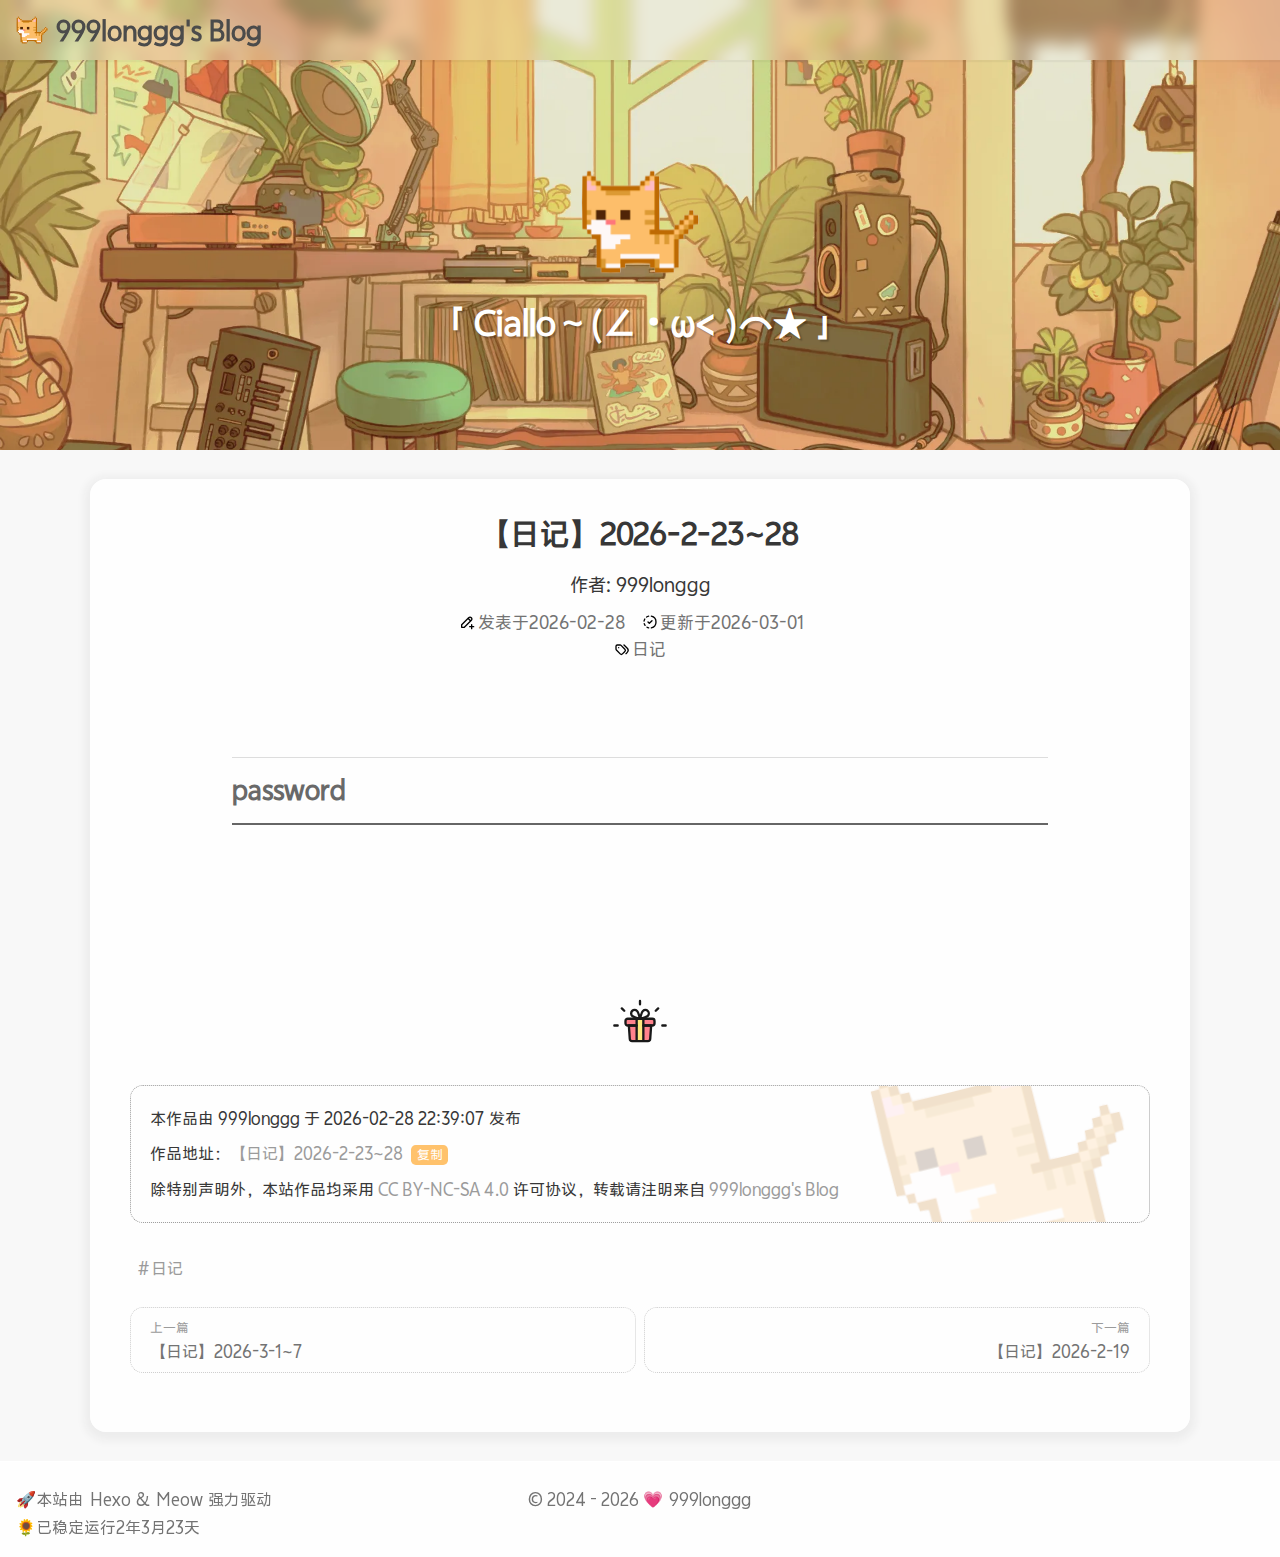
<file: 2026/02/28/【日记】2026-2-23-28/index.html>
<!DOCTYPE html><html lang="zh-CN"><head><meta charset="utf-8"/><meta name="viewport" content="width=device-width, initial-scale=1.0"/><meta name="author" content="999longgg"/><meta name="copyright" content="999longgg"/><meta name="theme-color" content="#FFB347"/><meta name="format-detection" content="telephone=no"/><meta name="keywords" content="日记"/><meta name="mobile-web-app-capable" content="yes"/><meta name="apple-mobile-web-app-capable" content="yes"/><meta name="apple-touch-fullscreen" content="yes"/><meta name="application-name" content="【日记】2026-2-23~28 | 999longgg's Blog"/><meta name="apple-mobile-web-app-title" content="【日记】2026-2-23~28 | 999longgg's Blog"/><meta name="apple-mobile-web-app-status-bar-style" content="#FFB347"/><link rel="canonical" href="https://999longgg.top/2026/02/28/【日记】2026-2-23-28/"/><meta name="description" content="输入密码查看.">
<meta property="og:type" content="article">
<meta property="og:title" content="【日记】2026-2-23~28 | 999longgg&#39;s Blog">
<meta property="og:url" content="https://999longgg.top/2026/02/28/%E3%80%90%E6%97%A5%E8%AE%B0%E3%80%912026-2-23-28/index.html">
<meta property="og:site_name" content="999longgg&#39;s Blog">
<meta property="og:description" content="输入密码查看.">
<meta property="og:locale" content="zh_CN">
<meta property="og:image" content="https://999longgg.top/2026/02/28/%E3%80%90%E6%97%A5%E8%AE%B0%E3%80%912026-2-23-28/assets/images/Hexo-Theme-MEOW.png">
<meta property="article:published_time" content="2026-02-28T14:39:07.000Z">
<meta property="article:modified_time" content="2026-02-28T16:07:36.305Z">
<meta property="article:author" content="999longgg">
<meta property="article:tag" content="日记">
<meta name="twitter:card" content="summary_large_image">
<meta name="twitter:image" content="https://999longgg.top/2026/02/28/%E3%80%90%E6%97%A5%E8%AE%B0%E3%80%912026-2-23-28/assets/images/Hexo-Theme-MEOW.png"><meta name="robots" content="index,follow"/><meta name="googlebot" content="index,follow"/><meta name="revisit-after" content="1 days"/><title>【日记】2026-2-23~28 | 999longgg's Blog</title><link rel="shortcut icon" href="/assets/images/Hexo-Theme-MEOW.ico"><link rel="preconnect" href="/assets"/><link rel="preconnect" href="assets"/>
<link rel="stylesheet" href="/css/style.css">

<link rel="stylesheet" href="/css/third-party/dist/APlayer.min.css">
<link rel="prefetch" href="/"/><link rel="prefetch" href="/archives"/><link rel="prefetch" href="/tags"/><meta name="generator" content="Hexo 8.1.1"></head><body bg-style="none"><header><div id="navbar"><div id="nav-info"><a id="site-icon" href="/" title="主页"><img src="/assets/images/Hexo-Theme-MEOW.png" alt="Logo"/></a><a id="site-name" href="/" title="主页"><div>999longgg's Blog</div><img src="/assets/images/svg/uc/uc-home.svg" class="icon noview" alt="Icon"></a></div><div id="nav-menu"></div><div id="nav-function"><div id="menu-btn"><a href="javascript:void(0);" title="打开菜单"><img src="/assets/images/svg/uc/uc-menu.svg" class="icon noview" alt="Icon"></a></div></div></div></header><div id="menu-aside"><div id="menu-aside-container"><div id="menu-aside-info"><a href="/" title="主页"><img src="/assets/images/Hexo-Theme-MEOW.png" alt="Logo"/></a><a href="/" title="主页">999longgg's Blog</a></div><hr/></div></div><main><div class="banner"><div class="banner-info"><div class="banner-avatar"><img src="/assets/images/Hexo-Theme-MEOW.png" alt="Avatar"/></div><div class="banner-title">「 Ciallo～(∠・ω&lt; )⌒★ 」</div></div></div><div class="post-container"><div class="post-main"><div class="post-content"><h1 class="post-title">【日记】2026-2-23~28</h1><div class="post-author"><span>作者: 999longgg</span></div><div class="post-meta"><div class="post-info"><div class="post-date"><div class="post-pubdate"><img src="/assets/images/svg/ta/ta-pubdate.svg" class="icon noview" alt="Icon"><span>发表于2026-02-28</span></div><div class="post-update"><img src="/assets/images/svg/ta/ta-update.svg" class="icon noview" alt="Icon"><span>更新于2026-03-01</span></div></div><div class="post-read"></div></div><div class="post-attribute"><div class="post-tags"><img src="/assets/images/svg/ta/ta-tag.svg" class="icon noview" alt="Icon"><span><a class="post-tags-link" href="/tags/%E6%97%A5%E8%AE%B0/" rel="tag">日记</a></span></div></div></div><div class="post markdown" indent="false"><div class="hbe hbe-container" id="hexo-blog-encrypt" data-wpm="密码错误, 请重新输入." data-whm="哈希校验失败.">
  <script id="hbeData" type="hbeData" data-hmacdigest="739f15589e42359053322a4b43f4715b72a23dbf311298a705b5eb24a694e702">[base64]</script>
  <div class="hbe hbe-content">
    <div class="hbe hbe-input hbe-input-default">
      <input class="hbe hbe-input-field hbe-input-field-default" type="password" id="hbePass">
      <label class="hbe hbe-input-label hbe-input-label-default" for="hbePass">
        <span class="hbe hbe-input-label-content hbe-input-label-content-default">password</span>
      </label>
    </div>
  </div>
</div>
<script data-pjax src="/lib/hbe.js"></script><link href="/css/hbe.style.css" rel="stylesheet" type="text/css"></div><div class="post-reward"><div class="post-reward-btn" title="赞赏作者"><img src="/assets/images/svg/uc/uc-gift.svg" class="icon noview" alt="Icon"><span></span></div><div class="post-reward-content"><div class="post-reward-text"></div><div class="post-reward-list"><a href="/null" target="_blank">致谢名单</a></div></div></div><div class="post-copyright"><div class="post-copyright-info">本作品由 999longgg 于 2026-02-28 22:39:07 发布</div><div class="post-copyright-link"><span>作品地址：<a href="https://999longgg.top/2026/02/28/%E3%80%90%E6%97%A5%E8%AE%B0%E3%80%912026-2-23-28/">【日记】2026-2-23~28</a></span><button class="copy-text" type="button" data-text="https://999longgg.top/2026/02/28/%E3%80%90%E6%97%A5%E8%AE%B0%E3%80%912026-2-23-28/">复制</button></div><div class="post-copyright-detail">除特别声明外，本站作品均采用 <a href='https://creativecommons.org/licenses/by-nc-sa/4.0/' title='Attribution-NonCommercial-ShareAlike' target='_blank'>CC BY-NC-SA 4.0</a> 许可协议，转载请注明来自 <a href='/'>999longgg's Blog</a></div><img class="post-copyright-icon noview" src="/assets/images/Hexo-Theme-MEOW.png" alt="Logo"/></div><div class="post-tail-tags"><a class="post-tail-tags-link" href="/tags/%E6%97%A5%E8%AE%B0/" rel="tag">日记</a></div><div class="post-nav"><a class="post-nav-prev" href="/2026/03/07/%E3%80%90%E6%97%A5%E8%AE%B0%E3%80%912026-3-1-7/" title="【日记】2026-3-1~7">上一篇<span>【日记】2026-3-1~7</span></a><a class="post-nav-next" href="/2026/02/20/%E3%80%90%E6%97%A5%E8%AE%B0%E3%80%912026-2-19/" title="【日记】2026-2-19">下一篇<span>【日记】2026-2-19</span></a></div></div><aside id="post-sidebar" status="hide"><div id="toc-container"><div class="toc-title"><img src="/assets/images/svg/ta/ta-toc.svg" class="icon noview" alt="Icon"><span>目录</span></div><div class="toc-content" id="toc-div" style="display:none"><ol class="toc-list"><li class="toc-list-item toc-list-level-2"><a class="toc-list-link" href="#%E4%B8%8D%E5%BD%93%E4%BA%BA%E7%9A%84%E4%BD%9C%E6%81%AF%E5%AE%89%E6%8E%92"><span class="toc-list-text">不当人的作息安排</span></a></li><li class="toc-list-item toc-list-level-2"><a class="toc-list-link" href="#%E4%BC%A0%E6%89%BF"><span class="toc-list-text">传承</span></a></li><li class="toc-list-item toc-list-level-2"><a class="toc-list-link" href="#%E7%8E%84%E5%AD%A6%E7%9A%84%E6%88%90%E7%BB%A9"><span class="toc-list-text">玄学的成绩</span></a></li><li class="toc-list-item toc-list-level-2"><a class="toc-list-link" href="#%E5%8F%91%E7%82%B9%E7%89%A2%E9%AA%9A"><span class="toc-list-text">发点牢骚</span></a></li><li class="toc-list-item toc-list-level-2"><a class="toc-list-link" href="#%E6%88%91%E7%9A%84%E5%A6%B9%E5%A6%B9%E4%B8%8D%E5%8F%AF%E8%83%BD%E8%BF%99%E4%B9%88%E6%80%82%E8%9B%8B%EF%BC%81"><span class="toc-list-text">我的妹妹不可能这么怂蛋！</span></a></li></ol></div></div></aside></div></div><div id="toolbar" hide=""><div id="toolbar-setting-container" hide=""><div class="toolbar-item"><button id="tool-color-mode" title="深色模式" type="button"><img src="/assets/images/svg/ta/ta-moon.svg" class="icon noview" alt="Icon"></button></div><div class="toolbar-item"><button class="copy-text" id="tool-share" title="分享" type="button" data-text="https://999longgg.top/2026/02/28/%E3%80%90%E6%97%A5%E8%AE%B0%E3%80%912026-2-23-28/"><img src="/assets/images/svg/ta/ta-share.svg" class="icon noview" alt="Icon"></button></div><div class="toolbar-item"><button id="tool-font-size-plus" title="放大字体" type="button"><img src="/assets/images/svg/ta/ta-text-plus.svg" class="icon noview" alt="Icon"></button></div><div class="toolbar-item"><button id="tool-font-size-minus" title="缩小字体" type="button"><img src="/assets/images/svg/ta/ta-text-minus.svg" class="icon noview" alt="Icon"></button></div></div><div class="toolbar-container"><div class="toolbar-item"><button id="tool-setting" title="设置" type="button"><img src="/assets/images/svg/ta/ta-setting.svg" class="icon noview" alt="Icon"></button></div><div class="toolbar-item"><button id="tool-toc" title="目录" type="button"><img src="/assets/images/svg/ta/ta-toc.svg" class="icon noview" alt="Icon"></button></div><div class="toolbar-item"><button id="tool-gototop" title="返回顶部" type="button"><img src="/assets/images/svg/ta/ta-up.svg" class="icon noview" alt="Icon"></button></div></div></div><div id="music-player"></div></main><footer><div class="footer"><div id="footer-copyright">© 2024 - 2026 <span>💗</span> <a href="/null">999longgg</a></div><div id="footer-info"><div id="footer-framework">🚀本站由 <a href="https://hexo.io" target="_blank">Hexo</a> & <a href="https://github.com/chanwj/hexo-theme-meow" title="3.3.0" target="_blank">Meow</a> 强力驱动</div><div id="footer-runtime"><span id="runtime" data-startdate="2024-04-02T22:16:20.000Z">🌻已稳定运行.年.月.天</span></div></div></div></footer><div class="scripts"><script>const GLOBALCONFIG = {
  root: '/',
  toolbar: true,
  lazyload_src: '/assets/images/Meow-Loading.webp',
  friends: false,
  album: '',
  codeblock: true,
  code_copy_text: false,
  share_text: '🐱Share From Meow',
  onblur_title: '九龙のBlog',
  mouse_click: false,
  notify:{
    enable: false,
    info: '复制成功～转载请标注本文地址',
    f12_info: '开发者模式已打开，请遵循本站版权协议'
  },
  search: {
    enable: false,
    path: '',
    local: {
      top_n_per_article: 1,
      preload: false
    }
  },
  encrypt: true,
};
</script><script>if (!localStorage.getItem('color-mode')) {
  localStorage.setItem('color-mode', 'light' || 'light');
}
document.body.setAttribute('data-mode', localStorage.getItem('color-mode'));
</script>
<script src="/js/theme/tools/utils.js"></script>

<script src="/js/plugins/dist/lazyload.min.js"></script>

<script src="/js/plugins/view-image.min.js"></script>
<script>if (localStorage.getItem('font-size')) {
  document.querySelector('.post').style.fontSize = localStorage.getItem('font-size') + 'px';
}
</script>
<script src="/js/plugins/dist/APlayer.min.js"></script>
<script>const initAplayer = (data) => {
  if (!data.length) return;

  const ap = new APlayer({
    container: document.getElementById('music-player'),
    fixed: true,
    autoplay: false,
    theme: '#FFB347',
    loop: 'all',
    order: 'list',
    volume: 0.7,
    lrcType: 3,
    audio: data
  });

  ap.on('play', () => {
    document.getElementById('music-player').setAttribute("play", "");
  });
  ap.on('pause', () => {
    document.getElementById('music-player').removeAttribute("play");
  });
};

const fetchData = () => {
  fetch('')
    .then(res => res.json())
    .then(result => initAplayer(result));
};

if ('') {
  document.addEventListener("DOMContentLoaded", fetchData);
} else {
  document.addEventListener("DOMContentLoaded", initAplayer());;
}</script>
<script src="/js/main.js" type="module"></script>
</div></body></html>
</file>
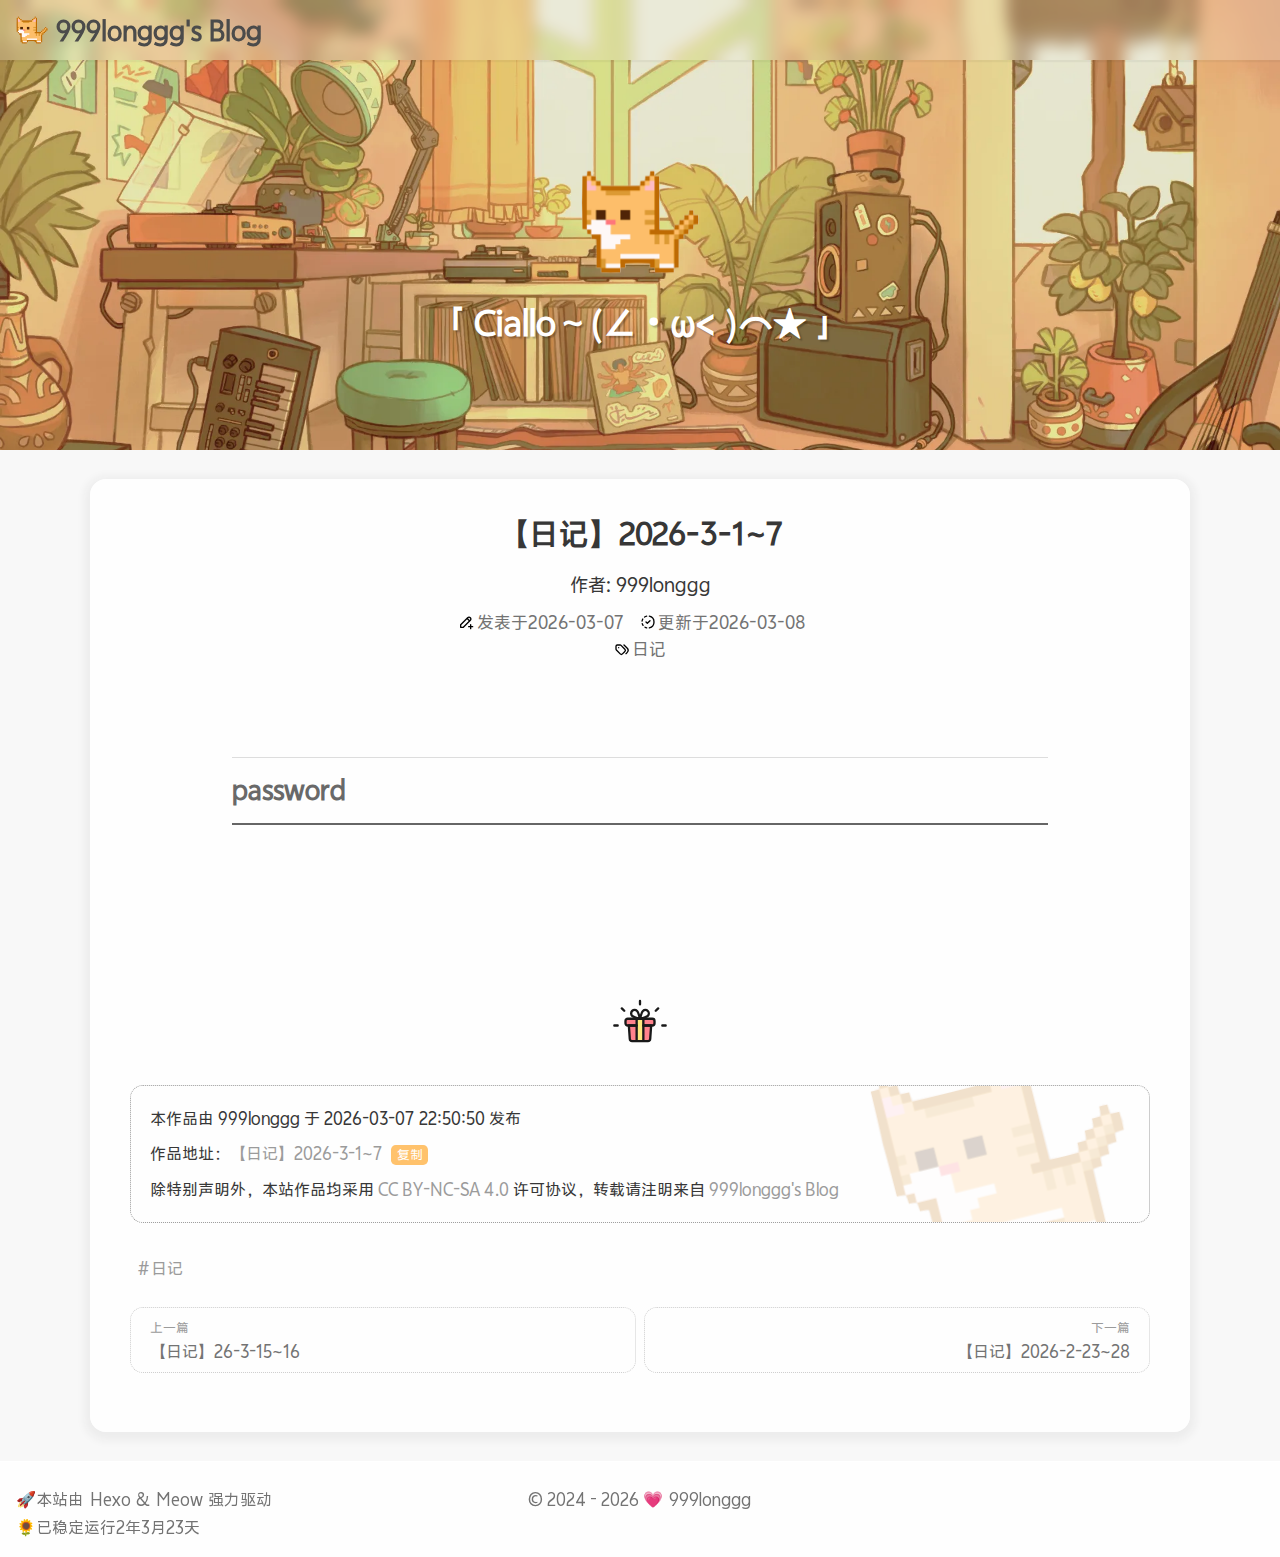
<file: 2026/03/07/【日记】2026-3-1-7/index.html>
<!DOCTYPE html><html lang="zh-CN"><head><meta charset="utf-8"/><meta name="viewport" content="width=device-width, initial-scale=1.0"/><meta name="author" content="999longgg"/><meta name="copyright" content="999longgg"/><meta name="theme-color" content="#FFB347"/><meta name="format-detection" content="telephone=no"/><meta name="keywords" content="日记"/><meta name="mobile-web-app-capable" content="yes"/><meta name="apple-mobile-web-app-capable" content="yes"/><meta name="apple-touch-fullscreen" content="yes"/><meta name="application-name" content="【日记】2026-3-1~7 | 999longgg's Blog"/><meta name="apple-mobile-web-app-title" content="【日记】2026-3-1~7 | 999longgg's Blog"/><meta name="apple-mobile-web-app-status-bar-style" content="#FFB347"/><link rel="canonical" href="https://999longgg.top/2026/03/07/【日记】2026-3-1-7/"/><meta name="description" content="输入密码查看.">
<meta property="og:type" content="article">
<meta property="og:title" content="【日记】2026-3-1~7 | 999longgg&#39;s Blog">
<meta property="og:url" content="https://999longgg.top/2026/03/07/%E3%80%90%E6%97%A5%E8%AE%B0%E3%80%912026-3-1-7/index.html">
<meta property="og:site_name" content="999longgg&#39;s Blog">
<meta property="og:description" content="输入密码查看.">
<meta property="og:locale" content="zh_CN">
<meta property="og:image" content="https://999longgg.top/2026/03/07/%E3%80%90%E6%97%A5%E8%AE%B0%E3%80%912026-3-1-7/assets/images/%E5%B0%81%E9%9D%A2%E5%9B%BE/IMG_20260307_203151.jpg">
<meta property="article:published_time" content="2026-03-07T14:50:50.000Z">
<meta property="article:modified_time" content="2026-03-07T16:13:50.395Z">
<meta property="article:author" content="999longgg">
<meta property="article:tag" content="日记">
<meta name="twitter:card" content="summary_large_image">
<meta name="twitter:image" content="https://999longgg.top/2026/03/07/%E3%80%90%E6%97%A5%E8%AE%B0%E3%80%912026-3-1-7/assets/images/%E5%B0%81%E9%9D%A2%E5%9B%BE/IMG_20260307_203151.jpg"><meta name="robots" content="index,follow"/><meta name="googlebot" content="index,follow"/><meta name="revisit-after" content="1 days"/><title>【日记】2026-3-1~7 | 999longgg's Blog</title><link rel="shortcut icon" href="/assets/images/Hexo-Theme-MEOW.ico"><link rel="preconnect" href="/assets"/><link rel="preconnect" href="assets"/>
<link rel="stylesheet" href="/css/style.css">

<link rel="stylesheet" href="/css/third-party/dist/APlayer.min.css">
<link rel="prefetch" href="/"/><link rel="prefetch" href="/archives"/><link rel="prefetch" href="/tags"/><meta name="generator" content="Hexo 8.1.1"></head><body bg-style="none"><header><div id="navbar"><div id="nav-info"><a id="site-icon" href="/" title="主页"><img src="/assets/images/Hexo-Theme-MEOW.png" alt="Logo"/></a><a id="site-name" href="/" title="主页"><div>999longgg's Blog</div><img src="/assets/images/svg/uc/uc-home.svg" class="icon noview" alt="Icon"></a></div><div id="nav-menu"></div><div id="nav-function"><div id="menu-btn"><a href="javascript:void(0);" title="打开菜单"><img src="/assets/images/svg/uc/uc-menu.svg" class="icon noview" alt="Icon"></a></div></div></div></header><div id="menu-aside"><div id="menu-aside-container"><div id="menu-aside-info"><a href="/" title="主页"><img src="/assets/images/Hexo-Theme-MEOW.png" alt="Logo"/></a><a href="/" title="主页">999longgg's Blog</a></div><hr/></div></div><main><div class="banner"><div class="banner-info"><div class="banner-avatar"><img src="/assets/images/Hexo-Theme-MEOW.png" alt="Avatar"/></div><div class="banner-title">「 Ciallo～(∠・ω&lt; )⌒★ 」</div></div></div><div class="post-container"><div class="post-main"><div class="post-content"><h1 class="post-title">【日记】2026-3-1~7</h1><div class="post-author"><span>作者: 999longgg</span></div><div class="post-meta"><div class="post-info"><div class="post-date"><div class="post-pubdate"><img src="/assets/images/svg/ta/ta-pubdate.svg" class="icon noview" alt="Icon"><span>发表于2026-03-07</span></div><div class="post-update"><img src="/assets/images/svg/ta/ta-update.svg" class="icon noview" alt="Icon"><span>更新于2026-03-08</span></div></div><div class="post-read"></div></div><div class="post-attribute"><div class="post-tags"><img src="/assets/images/svg/ta/ta-tag.svg" class="icon noview" alt="Icon"><span><a class="post-tags-link" href="/tags/%E6%97%A5%E8%AE%B0/" rel="tag">日记</a></span></div></div></div><div class="post markdown" indent="false"><div class="hbe hbe-container" id="hexo-blog-encrypt" data-wpm="密码错误, 请重新输入." data-whm="哈希校验失败.">
  <script id="hbeData" type="hbeData" data-hmacdigest="aabc4b1ff257ba063d940e99f54c7d46b7679eebd0aaa53f69489960be9ff312">[base64]</script>
  <div class="hbe hbe-content">
    <div class="hbe hbe-input hbe-input-default">
      <input class="hbe hbe-input-field hbe-input-field-default" type="password" id="hbePass">
      <label class="hbe hbe-input-label hbe-input-label-default" for="hbePass">
        <span class="hbe hbe-input-label-content hbe-input-label-content-default">password</span>
      </label>
    </div>
  </div>
</div>
<script data-pjax src="/lib/hbe.js"></script><link href="/css/hbe.style.css" rel="stylesheet" type="text/css"></div><div class="post-reward"><div class="post-reward-btn" title="赞赏作者"><img src="/assets/images/svg/uc/uc-gift.svg" class="icon noview" alt="Icon"><span></span></div><div class="post-reward-content"><div class="post-reward-text"></div><div class="post-reward-list"><a href="/null" target="_blank">致谢名单</a></div></div></div><div class="post-copyright"><div class="post-copyright-info">本作品由 999longgg 于 2026-03-07 22:50:50 发布</div><div class="post-copyright-link"><span>作品地址：<a href="https://999longgg.top/2026/03/07/%E3%80%90%E6%97%A5%E8%AE%B0%E3%80%912026-3-1-7/">【日记】2026-3-1~7</a></span><button class="copy-text" type="button" data-text="https://999longgg.top/2026/03/07/%E3%80%90%E6%97%A5%E8%AE%B0%E3%80%912026-3-1-7/">复制</button></div><div class="post-copyright-detail">除特别声明外，本站作品均采用 <a href='https://creativecommons.org/licenses/by-nc-sa/4.0/' title='Attribution-NonCommercial-ShareAlike' target='_blank'>CC BY-NC-SA 4.0</a> 许可协议，转载请注明来自 <a href='/'>999longgg's Blog</a></div><img class="post-copyright-icon noview" src="/assets/images/Hexo-Theme-MEOW.png" alt="Logo"/></div><div class="post-tail-tags"><a class="post-tail-tags-link" href="/tags/%E6%97%A5%E8%AE%B0/" rel="tag">日记</a></div><div class="post-nav"><a class="post-nav-prev" href="/2026/03/16/%E3%80%90%E6%97%A5%E8%AE%B0%E3%80%9126-3-15-16/" title="【日记】26-3-15~16">上一篇<span>【日记】26-3-15~16</span></a><a class="post-nav-next" href="/2026/02/28/%E3%80%90%E6%97%A5%E8%AE%B0%E3%80%912026-2-23-28/" title="【日记】2026-2-23~28">下一篇<span>【日记】2026-2-23~28</span></a></div></div><aside id="post-sidebar" status="hide"><div id="toc-container"><div class="toc-title"><img src="/assets/images/svg/ta/ta-toc.svg" class="icon noview" alt="Icon"><span>目录</span></div><div class="toc-content" id="toc-div" style="display:none"><ol class="toc-list"><li class="toc-list-item toc-list-level-2"><a class="toc-list-link" href="#%E5%88%AB%E6%A0%B7%E7%9A%84%E7%99%BE%E6%97%A5%E8%AA%93%E5%B8%88%E5%A4%A7%E4%BC%9A"><span class="toc-list-text">别样的百日誓师大会</span></a></li><li class="toc-list-item toc-list-level-2"><a class="toc-list-link" href="#%E4%B9%89%E5%8D%96%E6%B4%BB%E5%8A%A8%EF%BC%9F%E6%8D%A1%E6%BC%8F%E5%A4%A7%E4%BC%9A%EF%BC%81"><span class="toc-list-text">义卖活动？捡漏大会！</span></a></li></ol></div></div></aside></div></div><div id="toolbar" hide=""><div id="toolbar-setting-container" hide=""><div class="toolbar-item"><button id="tool-color-mode" title="深色模式" type="button"><img src="/assets/images/svg/ta/ta-moon.svg" class="icon noview" alt="Icon"></button></div><div class="toolbar-item"><button class="copy-text" id="tool-share" title="分享" type="button" data-text="https://999longgg.top/2026/03/07/%E3%80%90%E6%97%A5%E8%AE%B0%E3%80%912026-3-1-7/"><img src="/assets/images/svg/ta/ta-share.svg" class="icon noview" alt="Icon"></button></div><div class="toolbar-item"><button id="tool-font-size-plus" title="放大字体" type="button"><img src="/assets/images/svg/ta/ta-text-plus.svg" class="icon noview" alt="Icon"></button></div><div class="toolbar-item"><button id="tool-font-size-minus" title="缩小字体" type="button"><img src="/assets/images/svg/ta/ta-text-minus.svg" class="icon noview" alt="Icon"></button></div></div><div class="toolbar-container"><div class="toolbar-item"><button id="tool-setting" title="设置" type="button"><img src="/assets/images/svg/ta/ta-setting.svg" class="icon noview" alt="Icon"></button></div><div class="toolbar-item"><button id="tool-toc" title="目录" type="button"><img src="/assets/images/svg/ta/ta-toc.svg" class="icon noview" alt="Icon"></button></div><div class="toolbar-item"><button id="tool-gototop" title="返回顶部" type="button"><img src="/assets/images/svg/ta/ta-up.svg" class="icon noview" alt="Icon"></button></div></div></div><div id="music-player"></div></main><footer><div class="footer"><div id="footer-copyright">© 2024 - 2026 <span>💗</span> <a href="/null">999longgg</a></div><div id="footer-info"><div id="footer-framework">🚀本站由 <a href="https://hexo.io" target="_blank">Hexo</a> & <a href="https://github.com/chanwj/hexo-theme-meow" title="3.3.0" target="_blank">Meow</a> 强力驱动</div><div id="footer-runtime"><span id="runtime" data-startdate="2024-04-02T22:16:20.000Z">🌻已稳定运行.年.月.天</span></div></div></div></footer><div class="scripts"><script>const GLOBALCONFIG = {
  root: '/',
  toolbar: true,
  lazyload_src: '/assets/images/Meow-Loading.webp',
  friends: false,
  album: '',
  codeblock: true,
  code_copy_text: false,
  share_text: '🐱Share From Meow',
  onblur_title: '九龙のBlog',
  mouse_click: false,
  notify:{
    enable: false,
    info: '复制成功～转载请标注本文地址',
    f12_info: '开发者模式已打开，请遵循本站版权协议'
  },
  search: {
    enable: false,
    path: '',
    local: {
      top_n_per_article: 1,
      preload: false
    }
  },
  encrypt: true,
};
</script><script>if (!localStorage.getItem('color-mode')) {
  localStorage.setItem('color-mode', 'light' || 'light');
}
document.body.setAttribute('data-mode', localStorage.getItem('color-mode'));
</script>
<script src="/js/theme/tools/utils.js"></script>

<script src="/js/plugins/dist/lazyload.min.js"></script>

<script src="/js/plugins/view-image.min.js"></script>
<script>if (localStorage.getItem('font-size')) {
  document.querySelector('.post').style.fontSize = localStorage.getItem('font-size') + 'px';
}
</script>
<script src="/js/plugins/dist/APlayer.min.js"></script>
<script>const initAplayer = (data) => {
  if (!data.length) return;

  const ap = new APlayer({
    container: document.getElementById('music-player'),
    fixed: true,
    autoplay: false,
    theme: '#FFB347',
    loop: 'all',
    order: 'list',
    volume: 0.7,
    lrcType: 3,
    audio: data
  });

  ap.on('play', () => {
    document.getElementById('music-player').setAttribute("play", "");
  });
  ap.on('pause', () => {
    document.getElementById('music-player').removeAttribute("play");
  });
};

const fetchData = () => {
  fetch('')
    .then(res => res.json())
    .then(result => initAplayer(result));
};

if ('') {
  document.addEventListener("DOMContentLoaded", fetchData);
} else {
  document.addEventListener("DOMContentLoaded", initAplayer());;
}</script>
<script src="/js/main.js" type="module"></script>
</div></body></html>
</file>
<file: css/style.css>
@import url("/assets/fonts/vivoSans-Regular/result.css");
@import url("/assets/fonts/SFMonoRegular/result.css");
body[data-mode='light'] {
  --theme-color: #ffb347;
  --theme-color-light-1: #ffd191;
  --theme-color-light-2: #ffc26c;
  --theme-color-light-3: #ffca7e;
  --theme-color-transparent-1: rgba(255,179,71,0.6);
  --theme-color-dark-1: #ffa626;
  --background-color: #fff;
  --background-color-transparent-1: rgba(255,255,255,0.85);
  --background-color-transparent-2: rgba(255,255,255,0.7);
  --background-color-transparent-3: rgba(255,255,255,0.4);
  --background-color-grey: #e8e8e8;
  --background-color-grey-light-1: #f1f1f1;
  --background-color-grey-light-2: #f5f5f5;
  --background-color-grey-transparent: rgba(232,232,232,0.25);
  --background-color-grey-transparent-2: rgba(232,232,232,0.15);
  --background-color-body: #f8f8f8;
  --background-color-page: rgba(255,255,255,0.85);
  --font-color: #373737;
  --font-color-invert: #fff;
  --font-color-navbar: #4b4b4b;
  --font-color-light-1: #737373;
  --font-color-light-2: #9b9b9b;
  --font-color-light-3: #cdcdcd;
  --link-hover-font-color: #fff;
  --banner-background: url("/assets/images/wallhaven-5yl597.webp");
  --banner-font-color: #fff;
  --nav-background-color: rgba(255,255,255,0.188);
  --card-border-color: #d7d7d7;
  --meow-box-shadow: 1px 1px 1px 1px rgba(42,42,42,0.051);
  --meow-card-shadow: 0px 3px 8px 6px rgba(42,42,42,0.051);
}
body[data-mode='dark'] {
  --theme-color: #88c0ed;
  --theme-color-light-1: #b8d9f4;
  --theme-color-light-2: #a0cdf1;
  --theme-color-light-3: #acd3f2;
  --theme-color-transparent-1: rgba(136,192,237,0.6);
  --theme-color-dark-1: #68afe8;
  --background-color: #2d2d2d;
  --background-color-transparent-1: rgba(45,45,45,0.88);
  --background-color-transparent-2: rgba(45,45,45,0.7);
  --background-color-transparent-3: rgba(45,45,45,0.4);
  --background-color-grey: #454545;
  --background-color-grey-light-1: #3e3e3e;
  --background-color-grey-light-2: #373737;
  --background-color-grey-transparent: rgba(69,69,69,0.25);
  --background-color-grey-transparent-2: rgba(69,69,69,0.35);
  --background-color-body: #202124;
  --background-color-page: rgba(45,45,45,0.7);
  --font-color: #bebec6;
  --font-color-invert: #fcfcfc;
  --font-color-navbar: #bebec6;
  --font-color-light-1: #9595a2;
  --font-color-light-2: #808090;
  --font-color-light-3: #5b5b67;
  --link-hover-font-color: #2d2d2d;
  --banner-background: url("/assets/images/wallhaven-e7zogk.webp");
  --banner-font-color: #e0e0e0;
  --nav-background-color: transparent;
  --card-border-color: #3b3b3b;
  --meow-box-shadow: 1px 1px 1px 1px rgba(187,187,187,0.012);
  --meow-card-shadow: none;
}
:root {
  --meow-text-shadow-title: 2px 2px 1.5px rgba(0,0,0,0.25);
  --meow-text-shadow: 2px 2px 1px rgba(0,0,0,0.125);
  --meow-text-shadow-light: 1.2px 1.2px 1px rgba(0,0,0,0.125);
  --meow-main-width: 1400px;
  --meow-page-width: 1100px;
  --meow-navbar-height: 60px;
  --meow-font-default: 'vivo Sans', 'PingFang SC', 'Microsoft YaHei', Sans-serif, Serif;
  --meow-font-title: 'vivo Sans', 'PingFang SC', 'Microsoft YaHei', Sans-serif, Serif;
  --meow-font-code: 'SF Mono', 'vivo Sans', 'PingFang SC', 'Microsoft YaHei', Courier, Consolas, Sans-serif;
}
@-moz-keyframes fade {
  0%, 100% {
    opacity: 1;
  }
  50% {
    opacity: 0.3;
  }
}
@-webkit-keyframes fade {
  0%, 100% {
    opacity: 1;
  }
  50% {
    opacity: 0.3;
  }
}
@-o-keyframes fade {
  0%, 100% {
    opacity: 1;
  }
  50% {
    opacity: 0.3;
  }
}
@keyframes fade {
  0%, 100% {
    opacity: 1;
  }
  50% {
    opacity: 0.3;
  }
}
@-moz-keyframes bounce {
  0%, 50%, 100% {
    transform: translateY(0);
    -webkit-transform: translateY(0);
  }
  25% {
    transform: translateY(-3px);
    -webkit-transform: translateY(-3px);
  }
  75% {
    transform: translateY(3px);
    -webkit-transform: translateY(3px);
  }
}
@-webkit-keyframes bounce {
  0%, 50%, 100% {
    transform: translateY(0);
    -webkit-transform: translateY(0);
  }
  25% {
    transform: translateY(-3px);
    -webkit-transform: translateY(-3px);
  }
  75% {
    transform: translateY(3px);
    -webkit-transform: translateY(3px);
  }
}
@-o-keyframes bounce {
  0%, 50%, 100% {
    transform: translateY(0);
    -webkit-transform: translateY(0);
  }
  25% {
    transform: translateY(-3px);
    -webkit-transform: translateY(-3px);
  }
  75% {
    transform: translateY(3px);
    -webkit-transform: translateY(3px);
  }
}
@keyframes bounce {
  0%, 50%, 100% {
    transform: translateY(0);
    -webkit-transform: translateY(0);
  }
  25% {
    transform: translateY(-3px);
    -webkit-transform: translateY(-3px);
  }
  75% {
    transform: translateY(3px);
    -webkit-transform: translateY(3px);
  }
}
@-moz-keyframes beat {
  0%, 100% {
    transform: scale(1);
    -webkit-transform: scale(1);
  }
  50% {
    transform: scale(1.05);
    -webkit-transform: scale(1.05);
  }
}
@-webkit-keyframes beat {
  0%, 100% {
    transform: scale(1);
    -webkit-transform: scale(1);
  }
  50% {
    transform: scale(1.05);
    -webkit-transform: scale(1.05);
  }
}
@-o-keyframes beat {
  0%, 100% {
    transform: scale(1);
    -webkit-transform: scale(1);
  }
  50% {
    transform: scale(1.05);
    -webkit-transform: scale(1.05);
  }
}
@keyframes beat {
  0%, 100% {
    transform: scale(1);
    -webkit-transform: scale(1);
  }
  50% {
    transform: scale(1.05);
    -webkit-transform: scale(1.05);
  }
}
@-moz-keyframes spin {
  0% {
    transform: rotate(0);
    -webkit-transform: rotate(0);
  }
  100% {
    transform: rotate(360deg);
    -webkit-transform: rotate(360deg);
  }
}
@-webkit-keyframes spin {
  0% {
    transform: rotate(0);
    -webkit-transform: rotate(0);
  }
  100% {
    transform: rotate(360deg);
    -webkit-transform: rotate(360deg);
  }
}
@-o-keyframes spin {
  0% {
    transform: rotate(0);
    -webkit-transform: rotate(0);
  }
  100% {
    transform: rotate(360deg);
    -webkit-transform: rotate(360deg);
  }
}
@keyframes spin {
  0% {
    transform: rotate(0);
    -webkit-transform: rotate(0);
  }
  100% {
    transform: rotate(360deg);
    -webkit-transform: rotate(360deg);
  }
}
@-moz-keyframes run-bounce {
  0% {
    transform: translateX(0);
    -webkit-transform: translateX(0);
  }
  25% {
    transform: translateX(-40px) translateY(-35px);
    -webkit-transform: translateX(-40px) translateY(-35px);
  }
  50% {
    transform: translateX(-100px) translateY(-60px);
    -webkit-transform: translateX(-100px) translateY(-60px);
  }
  75% {
    transform: translateX(-160px) translateY(-35px);
    -webkit-transform: translateX(-160px) translateY(-35px);
  }
  100% {
    transform: translateX(-200px);
    -webkit-transform: translateX(-200px);
  }
}
@-webkit-keyframes run-bounce {
  0% {
    transform: translateX(0);
    -webkit-transform: translateX(0);
  }
  25% {
    transform: translateX(-40px) translateY(-35px);
    -webkit-transform: translateX(-40px) translateY(-35px);
  }
  50% {
    transform: translateX(-100px) translateY(-60px);
    -webkit-transform: translateX(-100px) translateY(-60px);
  }
  75% {
    transform: translateX(-160px) translateY(-35px);
    -webkit-transform: translateX(-160px) translateY(-35px);
  }
  100% {
    transform: translateX(-200px);
    -webkit-transform: translateX(-200px);
  }
}
@-o-keyframes run-bounce {
  0% {
    transform: translateX(0);
    -webkit-transform: translateX(0);
  }
  25% {
    transform: translateX(-40px) translateY(-35px);
    -webkit-transform: translateX(-40px) translateY(-35px);
  }
  50% {
    transform: translateX(-100px) translateY(-60px);
    -webkit-transform: translateX(-100px) translateY(-60px);
  }
  75% {
    transform: translateX(-160px) translateY(-35px);
    -webkit-transform: translateX(-160px) translateY(-35px);
  }
  100% {
    transform: translateX(-200px);
    -webkit-transform: translateX(-200px);
  }
}
@keyframes run-bounce {
  0% {
    transform: translateX(0);
    -webkit-transform: translateX(0);
  }
  25% {
    transform: translateX(-40px) translateY(-35px);
    -webkit-transform: translateX(-40px) translateY(-35px);
  }
  50% {
    transform: translateX(-100px) translateY(-60px);
    -webkit-transform: translateX(-100px) translateY(-60px);
  }
  75% {
    transform: translateX(-160px) translateY(-35px);
    -webkit-transform: translateX(-160px) translateY(-35px);
  }
  100% {
    transform: translateX(-200px);
    -webkit-transform: translateX(-200px);
  }
}
@-moz-keyframes expand-width {
  0% {
    width: 10%;
  }
  100% {
    width: 100%;
    left: 0;
  }
}
@-webkit-keyframes expand-width {
  0% {
    width: 10%;
  }
  100% {
    width: 100%;
    left: 0;
  }
}
@-o-keyframes expand-width {
  0% {
    width: 10%;
  }
  100% {
    width: 100%;
    left: 0;
  }
}
@keyframes expand-width {
  0% {
    width: 10%;
  }
  100% {
    width: 100%;
    left: 0;
  }
}
@-moz-keyframes expand-width-to-right {
  0% {
    width: 0;
  }
  100% {
    width: 100%;
  }
}
@-webkit-keyframes expand-width-to-right {
  0% {
    width: 0;
  }
  100% {
    width: 100%;
  }
}
@-o-keyframes expand-width-to-right {
  0% {
    width: 0;
  }
  100% {
    width: 100%;
  }
}
@keyframes expand-width-to-right {
  0% {
    width: 0;
  }
  100% {
    width: 100%;
  }
}
@-moz-keyframes move-to-right {
  0% {
    transform: translateX(0);
    -webkit-transform: translateX(0);
  }
  100% {
    transform: translateX(2px);
    -webkit-transform: translateX(2px);
  }
}
@-webkit-keyframes move-to-right {
  0% {
    transform: translateX(0);
    -webkit-transform: translateX(0);
  }
  100% {
    transform: translateX(2px);
    -webkit-transform: translateX(2px);
  }
}
@-o-keyframes move-to-right {
  0% {
    transform: translateX(0);
    -webkit-transform: translateX(0);
  }
  100% {
    transform: translateX(2px);
    -webkit-transform: translateX(2px);
  }
}
@keyframes move-to-right {
  0% {
    transform: translateX(0);
    -webkit-transform: translateX(0);
  }
  100% {
    transform: translateX(2px);
    -webkit-transform: translateX(2px);
  }
}
@-moz-keyframes show-up {
  0% {
    transform: translateY(0.9rem);
    -webkit-transform: translateY(0.9rem);
    opacity: 0;
  }
  100% {
    transform: translateY(0);
    -webkit-transform: translateY(0);
    opacity: 1;
  }
}
@-webkit-keyframes show-up {
  0% {
    transform: translateY(0.9rem);
    -webkit-transform: translateY(0.9rem);
    opacity: 0;
  }
  100% {
    transform: translateY(0);
    -webkit-transform: translateY(0);
    opacity: 1;
  }
}
@-o-keyframes show-up {
  0% {
    transform: translateY(0.9rem);
    -webkit-transform: translateY(0.9rem);
    opacity: 0;
  }
  100% {
    transform: translateY(0);
    -webkit-transform: translateY(0);
    opacity: 1;
  }
}
@keyframes show-up {
  0% {
    transform: translateY(0.9rem);
    -webkit-transform: translateY(0.9rem);
    opacity: 0;
  }
  100% {
    transform: translateY(0);
    -webkit-transform: translateY(0);
    opacity: 1;
  }
}
@-moz-keyframes show-scale {
  0% {
    transform: scale(0);
    -webkit-transform: scale(0);
    opacity: 0;
  }
  100% {
    transform: scale(1);
    -webkit-transform: scale(1);
    opacity: 1;
  }
}
@-webkit-keyframes show-scale {
  0% {
    transform: scale(0);
    -webkit-transform: scale(0);
    opacity: 0;
  }
  100% {
    transform: scale(1);
    -webkit-transform: scale(1);
    opacity: 1;
  }
}
@-o-keyframes show-scale {
  0% {
    transform: scale(0);
    -webkit-transform: scale(0);
    opacity: 0;
  }
  100% {
    transform: scale(1);
    -webkit-transform: scale(1);
    opacity: 1;
  }
}
@keyframes show-scale {
  0% {
    transform: scale(0);
    -webkit-transform: scale(0);
    opacity: 0;
  }
  100% {
    transform: scale(1);
    -webkit-transform: scale(1);
    opacity: 1;
  }
}
@-moz-keyframes show-ease {
  0% {
    opacity: 0;
  }
  100% {
    opacity: 1;
  }
}
@-webkit-keyframes show-ease {
  0% {
    opacity: 0;
  }
  100% {
    opacity: 1;
  }
}
@-o-keyframes show-ease {
  0% {
    opacity: 0;
  }
  100% {
    opacity: 1;
  }
}
@keyframes show-ease {
  0% {
    opacity: 0;
  }
  100% {
    opacity: 1;
  }
}
* {
  box-sizing: border-box;
  scroll-behavior: smooth;
  user-select: auto;
}
* ::-webkit-scrollbar {
  width: 0.65rem;
  height: 0.65rem;
}
* ::-webkit-scrollbar-thumb {
  background-color: var(--background-color-grey);
  border-radius: 10px;
}
* ::-webkit-scrollbar-thumb:hover {
  background-color: var(--theme-color-light-1);
}
* ::-webkit-scrollbar-thumb:active {
  background-color: var(--theme-color-light-1);
}
* ::-webkit-scrollbar-track {
  background-color: var(--background-color-grey-transparent);
}
@-moz-document url-prefix() {
  scrollbar-color: var(--background-color-grey) var(--background-color-grey-transparent);
  scrollbar-width: thin;
}
* ::selection {
  background: var(--theme-color);
  color: var(--font-color-invert);
}
body {
  width: 100%;
  height: max-content;
  min-height: 100vh;
  margin: 0;
  background-color: var(--background-color-body);
  color: var(--font-color);
  font-size: 16px;
  font-family: var(--meow-font-default);
  line-height: 1.5rem;
}
@media (max-width: 900px) {
  body {
    font-size: 14px;
  }
}
body[bg-style='fixed']:before {
  content: ' ';
  position: fixed;
  top: 0;
  left: 0;
  width: 100vw;
  height: 100vh;
  z-index: -1;
  background-image: var(--banner-background);
  background-size: cover;
  background-position: center top;
  background-repeat: no-repeat;
  animation: show-ease 0.3s ease-in;
  transition: background-image 0.3s ease-in, filter 0.3s ease-in;
}
body[bg-style='fixed'][blur]:before {
  filter: blur(0.5rem);
}
main {
  width: 100%;
  height: max-content;
}
a {
  text-decoration: none;
  color: var(--theme-color);
}
ul,
ol {
  padding-left: 2rem;
  margin: 1.5rem 0;
}
ul ul,
ol ul,
ul ol,
ol ol {
  margin: 0;
}
ul:has(input[type='checkbox']) {
  padding-left: 0;
}
ul:has(input[type='checkbox']) li {
  display: flex;
  align-items: center;
  gap: 0.5rem;
}
ul li input[type='checkbox']:disabled {
  appearance: none;
  width: 1.6em;
  height: 1.5em;
  border-radius: 0.3rem;
  margin: 0;
  background-color: var(--background-color-grey-light-1);
}
ul li input[type='checkbox']:disabled:checked {
  background-color: var(--theme-color);
}
ul li input[type='checkbox']:disabled:checked:after {
  content: '✓';
  display: inline-block;
  width: 100%;
  height: 100%;
  color: var(--font-color-invert);
  font-weight: bold;
  text-align: center;
}
blockquote {
  margin: 2rem 0;
  padding: 0.2rem 0.9rem;
  border-left: 0.5rem solid var(--font-color-light-3);
  background-color: var(--background-color-grey-transparent);
  border-radius: 0.25rem;
  box-shadow: var(--meow-box-shadow);
  line-height: 1.5;
}
h1 {
  font-size: 2em;
}
h2 {
  font-size: 1.5em;
}
h3 {
  font-size: 1.35em;
}
h4 {
  font-size: 1.2em;
}
h5 {
  font-size: 1.1em;
}
h6 {
  font-size: 1em;
}
h1,
h2,
h3,
h4,
h5,
h6 {
  margin: 2.45em 0 1.35em;
}
hr {
  margin: 3rem 0;
  border: 2px dashed var(--background-color-grey);
  position: relative;
  overflow: visible;
}
hr:before {
  content: '🐈';
  position: absolute;
  top: -0.5rem;
  left: 5%;
  font-size: 1rem;
  line-height: 1rem;
  color: var(--background-color-grey);
  z-index: 10;
  opacity: 0.7;
  transition: all 1s ease-in-out;
}
hr:hover:before {
  left: 90%;
}
p {
  text-align: justify;
  vertical-align: baseline;
}
mark {
  background-color: var(--theme-color);
  color: var(--font-color-invert);
  padding: 0 0.3rem;
  border-radius: 0.3rem;
}
ins {
  text-decoration-color: var(--font-color-light-2);
}
s {
  color: var(--font-color-light-1);
}
abbr {
  text-decoration-color: var(--font-color-light-2);
}
kbd {
  padding: 0.1em 0.4rem;
  margin: 0 0.12rem;
  border: 1px solid var(--background-color-grey);
  border-radius: 0.4rem;
  background-color: var(--background-color-grey-light-1);
  font-family: var(--meow-font-default);
  font-size: 0.9em;
}
.table-container {
  width: 100%;
  overflow-x: auto;
  margin: 2rem 0;
}
table {
  border-radius: 0.8rem;
  border-collapse: collapse;
  width: 100%;
  overflow: hidden;
  box-shadow: var(--meow-box-shadow);
}
table ul,
table ol {
  line-height: normal;
  margin: 0;
}
th,
td {
  padding: 0.5rem 0.8rem;
  border: 1px solid var(--background-color-grey);
}
thead {
  background-color: var(--background-color-grey-light-2);
  white-space: nowrap;
}
button {
  background: transparent;
  border: 0;
  padding: 0;
  cursor: pointer;
  font-family: var(--meow-font-default);
  color: var(--font-color);
  font-size: 1rem;
}
textarea,
input {
  font-family: var(--meow-font-default);
}
.markdown {
  line-height: 1.58;
}
.markdown a:not(.normal) {
  color: var(--theme-color);
  position: relative;
}
.markdown a:not(.normal):after {
  content: '';
  position: absolute;
  left: 0;
  bottom: -1.2px;
  display: block;
  height: 2px;
  width: 0;
  background-color: var(--theme-color-light-2);
  transition: width 0.5s ease;
}
.markdown a:not(.normal):hover:after {
  width: 100%;
}
.markdown ul {
  padding-left: 1em;
  line-height: 1.8em;
}
.markdown ol {
  padding-left: 1em;
  line-height: 1.8em;
}
.markdown ul li,
.markdown ol li {
  margin: 0.5em 0;
}
.markdown ul li:has(ul),
.markdown ol li:has(ul) {
  margin: 1em 0;
}
.markdown ul li:has(ol),
.markdown ol li:has(ol) {
  margin: 1em 0;
}
.markdown ul ul >li,
.markdown ol ul >li,
.markdown ul ol >li,
.markdown ol ol >li {
  margin: 0.5em 0;
}
.markdown h1:before,
.markdown h2:before,
.markdown h3:before,
.markdown h4:before,
.markdown h5:before,
.markdown h6:before {
  content: '#';
  margin-right: 0.5rem;
  color: var(--font-color-light-3);
  transition: color 0.2s ease-in-out;
}
.markdown h1:hover:before,
.markdown h2:hover:before,
.markdown h3:hover:before,
.markdown h4:hover:before,
.markdown h5:hover:before,
.markdown h6:hover:before {
  color: var(--theme-color);
}
.markdown img {
  display: block;
  margin: 1rem auto;
  max-width: 100%;
  object-fit: contain;
  border-radius: 0.8rem;
}
.markdown img:not([no-view]):not(.noview):hover {
  box-shadow: var(--meow-card-shadow);
}
.markdown .img-caption img {
  margin: 0 auto;
}
.icon {
  height: 1rem;
  object-fit: contain;
}
.box-icon {
  height: 1.45rem;
}
.img-caption {
  margin: 1rem auto;
  width: 100%;
  display: flex;
  flex-direction: column;
  gap: 0.1rem;
}
.img-caption figcaption {
  text-align: center;
  color: var(--font-color-light-1);
  font-size: 0.9em;
}
img[data-lazy-src] {
  transition: all 0.3s ease-in;
}
img[data-lazy-src]:not(.loaded) {
  filter: blur(0.8rem) brightness(1) !important;
}
img:not(.icon):not([no-view]):not(.noview) {
  cursor: pointer;
}
.view-image-close__full {
  background: var(--background-color-grey-transparent) !important;
}
body[data-mode="dark"] img:not(.icon) {
  filter: brightness(90%);
}
.view-image img {
  filter: brightness(100%) !important;
}
.postcover {
  border-radius: 0.8rem;
  width: 100%;
  max-height: 28rem;
  object-fit: cover !important;
  margin: 2rem 0 !important;
}
.page-container {
  width: 100%;
  height: max-content;
  padding: 1.8rem 0;
}
.page-content {
  width: 95%;
  max-width: var(--meow-page-width);
  height: max-content;
  min-height: 60vh;
  margin: 0 auto;
  padding: 2.2rem 2.5rem;
  background-color: var(--background-color-page);
  backdrop-filter: blur(3px);
  border-radius: 1rem;
  box-shadow: var(--meow-card-shadow);
  animation: show-up 0.6s ease-out;
}
.page-title {
  line-height: 2.5rem;
  margin-bottom: 2.3rem;
  display: flex;
  align-items: center;
  justify-content: space-between;
}
.page-title-content {
  display: flex;
  align-items: center;
  gap: 0.5rem;
}
.page-title-content h1 {
  font-size: 2.2rem;
  font-weight: bold;
  margin: 0;
}
.page-title-content .icon {
  height: 2.4rem;
}
.pageview {
  font-size: 16px;
  color: var(--font-color-light-2);
  display: flex;
  flex-wrap: nowrap;
  align-items: center;
  gap: 0.15rem;
}
.pageview .icon {
  height: 1rem;
  opacity: 0.5;
}
.pageview span {
  white-space: nowrap;
}
body[data-mode="dark"] .pageview .icon {
  filter: invert(100%);
}
.page-paginator {
  margin-top: 2.5rem;
}
.page-desc {
  font-size: 1.2rem;
  margin-bottom: 2rem;
  color: var(--font-color-light-2);
  position: relative;
  padding-left: 2.5rem;
}
.page-desc:before {
  content: '“';
  font-size: 5rem;
  margin-right: 0.2rem;
  position: absolute;
  left: 0;
  top: 50%;
  opacity: 0.8;
}
@media (max-width: 900px) {
  .page-container {
    padding: 1.2rem 0;
  }
  .page-content {
    padding: 1.6rem 1rem;
  }
  .page-title {
    line-height: 1.8rem;
    margin-bottom: 1.65rem;
  }
  .page-title-content h1 {
    font-size: 1.5rem;
  }
  .page-title-content .icon {
    height: 1.8rem;
  }
  .pageview {
    font-size: 1em;
  }
  .pageview .icon {
    height: 1em;
  }
  .page-desc {
    font-size: 1.15em;
    padding-left: 1.8em;
    margin-bottom: 1.8em;
  }
  .page-desc:before {
    font-size: 3.5rem;
  }
}
#home-container {
  width: 100%;
  height: max-content;
  padding: 1.8rem 0;
}
#home-content {
  width: 95%;
  max-width: var(--meow-main-width);
  height: auto;
  margin: 0 auto;
  display: flex;
  flex-direction: row;
  gap: 1.3rem;
}
#home-main {
  flex: 3;
  max-width: 75%;
  height: max-content;
  display: flex;
  flex-direction: column;
  gap: 1.3rem;
}
.home-article {
  background-color: var(--background-color-transparent-1);
  backdrop-filter: blur(3px);
  border-radius: 1rem;
  box-shadow: var(--meow-card-shadow);
  overflow: hidden;
  transition: all 0.3s ease;
}
.home-article:hover {
  transform: scale(1.015);
}
.home-article-cover {
  position: relative;
  width: 100%;
  height: 9.5rem;
  border-radius: 1rem 1rem 0 0;
  overflow: hidden;
}
.home-article-cover img {
  width: 100%;
  height: 100%;
  object-fit: cover;
  position: absolute;
  top: 50%;
  transform: translateY(-50%);
}
.home-article-content {
  padding: 1.4rem 2.2rem;
}
.home-article-title {
  margin: 0.2rem 0 0.6rem;
  display: flex;
  flex-wrap: nowrap;
  align-items: flex-start;
  gap: 0.5rem;
  overflow: hidden;
  line-height: 2rem;
}
.home-article-title a {
  font-size: 1.5rem;
  font-weight: bold;
  color: var(--font-color);
}
.home-article-title a:hover {
  color: var(--theme-color);
}
.home-article-encrypt {
  display: flex;
  align-items: center;
  height: 2rem;
}
.home-article-encrypt .icon {
  height: 1.35rem;
}
.home-article-sticky {
  background-color: var(--theme-color);
  padding: 0 0.5rem;
  border-radius: 0.5rem;
  color: var(--link-hover-font-color);
  height: 2rem;
  white-space: nowrap;
}
.home-article-excerpt {
  text-align: justify;
  font-size: 1.05rem;
  margin: 0.9rem 0;
}
.home-article-info-container {
  display: flex;
  align-items: center;
  justify-content: space-between;
  font-size: 0.95rem;
  gap: 0.5rem;
}
.home-article-info {
  max-width: 70%;
  display: flex;
  align-items: center;
  flex-wrap: nowrap;
  gap: 0.8rem;
  overflow: hidden;
}
.home-article-info a,
.home-article-info span,
.home-article-info {
  color: var(--font-color-light-1);
}
.home-article-info a:hover {
  color: var(--theme-color);
}
.home-article-info a:hover:after {
  color: var(--font-color-light-1);
}
.home-article-info .icon {
  opacity: 0.55;
  height: 1.1rem;
}
.home-article-info >div {
  display: flex;
  align-items: center;
  gap: 0.3rem;
}
body[data-mode="dark"] .home-article-info .icon {
  filter: invert(100%);
}
.home-article-date span {
  white-space: nowrap;
}
.home-article-categories a {
  white-space: nowrap;
  text-overflow: ellipsis;
}
.home-article-categories a:not(:last-child):after {
  content: ', ';
}
.home-article-tags a {
  white-space: nowrap;
  text-overflow: ellipsis;
}
.home-article-tags a:not(:last-child):after {
  content: ' | ';
}
.read-more-btn {
  color: var(--font-color-light-1);
  white-space: nowrap;
}
.read-more-btn:hover {
  color: var(--theme-color);
}
@media (max-width: 900px) {
  #home-content {
    flex-direction: column;
    flex-direction: column-reverse;
  }
  #home-main {
    max-width: 100%;
    flex: 1;
  }
  .home-article-title {
    line-height: 1.5rem;
  }
  .home-article-title a {
    font-size: 1.2em;
  }
  .home-article-encrypt {
    height: 1.5rem;
  }
  .home-article-encrypt .icon {
    height: 1.2em;
  }
  .home-article-sticky {
    height: 1.5rem;
  }
  .home-article-excerpt {
    font-size: 1em;
    margin: 0.35rem 0;
  }
  .home-article-categories,
  .home-article-tags {
    visibility: hidden;
  }
  .home-article-info-container {
    font-size: 0.9em;
  }
  .home-article-cover {
    height: 9rem;
  }
  .home-article-content {
    padding: 0.5rem 1.8rem;
    margin: 0.5rem 0;
  }
}
.archive-year-title a,
.archive-month-title a {
  color: var(--font-color);
}
.archive-year-title a:hover,
.archive-month-title a:hover {
  color: var(--theme-color);
}
.archive-year {
  margin-bottom: 2.5rem;
}
.archive-year-title {
  padding: 0.5rem 0;
  margin-bottom: 1.8rem;
  border-bottom: 1px solid transparent;
  border-image: linear-gradient(to right, var(--font-color-light-2), rgba(0,0,0,0)) 1;
}
.archive-year-title a {
  font-size: 1.8rem;
  font-weight: bold;
  margin-right: 0.8rem;
}
.archive-year-title span {
  font-size: 0.9rem;
  color: var(--font-color-light-1);
}
.archive-month {
  margin-bottom: 2rem;
}
.archive-month-title {
  margin-bottom: 1.3rem;
}
.archive-month-title a {
  font-size: 1.5rem;
  font-weight: bold;
  margin-right: 0.7rem;
}
.archive-month-title span {
  font-size: 0.9rem;
  color: var(--font-color-light-1);
}
.archive-posts-list {
  display: flex;
  align-items: center;
  justify-content: space-between;
  flex-wrap: wrap;
  gap: 1.2rem 1rem;
  user-select: none;
}
.archive-post {
  width: calc(50% - 0.5rem);
  height: 5rem;
  border-radius: 0.6rem;
  border: 1px solid var(--card-border-color);
  position: relative;
  overflow: hidden;
}
.archive-post a {
  display: block;
  width: 100%;
  height: 100%;
  padding: 1rem 1.2rem;
  color: var(--font-color);
}
.archive-post:hover {
  box-shadow: var(--meow-box-shadow);
}
.archive-post[archive-style="normal"]:after {
  content: "";
  background-image: url("/assets/images/Hexo-Theme-MEOW.png");
  background-size: cover;
  position: absolute;
  top: 0.5rem;
  right: 0.5rem;
  width: 13%;
  height: 85%;
  opacity: 0.8;
  transition: all 0.5s ease;
}
.archive-post[archive-style="normal"]:hover:after {
  transform: rotate(18deg);
  opacity: 1;
}
.archive-post[archive-style="cover"]:hover .archive-post-cover {
  transform: translateY(-25%);
}
.archive-post[archive-style="cover"]:hover .archive-post-cover:after {
  width: 0;
}
.archive-post[archive-style="cover"]:hover .archive-post-title,
.archive-post[archive-style="cover"]:hover .archive-post-date {
  opacity: 0;
}
.archive-post[archive-style="cover"] .archive-post-title {
  width: 100%;
}
.archive-post[archive-style="cover"] .archive-post-cover {
  position: absolute;
  width: 100%;
  top: 0;
  transform: translateY(-45%);
  left: 0;
  z-index: -1;
  transition: transform 0.5s ease;
}
.archive-post[archive-style="cover"] .archive-post-cover img {
  width: 100%;
  height: 100%;
  object-fit: cover;
}
.archive-post[archive-style="cover"] .archive-post-cover:after {
  content: "";
  position: absolute;
  top: 0;
  right: 0;
  width: 100%;
  height: 100%;
  background-color: var(--background-color-transparent-1);
  transition: width 0.6s ease;
}
.archive-post[archive-style="normal"]:hover .archive-post-cover {
  width: 100%;
}
.archive-post[archive-style="normal"]:hover .archive-post-title {
  color: var(--link-hover-font-color);
  white-space: normal;
  font-size: 1.25rem;
  text-shadow: var(--meow-text-shadow-light);
  max-height: 2.85rem;
}
.archive-post[archive-style="normal"]:hover .archive-post-date {
  display: none;
}
.archive-post[archive-style="normal"] .archive-post-title {
  width: 85%;
}
.archive-post[archive-style="normal"] .archive-post-cover {
  position: absolute;
  width: 0;
  height: 100%;
  top: 0;
  left: 0;
  z-index: -1;
  background-color: var(--theme-color-light-3);
  transition: width 0.6s ease;
}
.archive-post-title {
  font-size: 1.2rem;
  font-weight: bold;
  white-space: nowrap;
  text-overflow: ellipsis;
  overflow: hidden;
  margin-bottom: 0.3rem;
  transition: all 0.3s ease;
  display: inline-flex;
  align-items: center;
  gap: 0.2rem;
}
.archive-post-encrypt {
  display: inline-flex;
  align-items: center;
}
.archive-post-encrypt .icon {
  height: 1.1rem;
}
.archive-post-date {
  color: var(--font-color-light-1);
  font-size: 0.9rem;
  white-space: nowrap;
  overflow: hidden;
  transition: all 0.3s ease;
}
@media (max-width: 900px) {
  .archive-year-title {
    margin-bottom: 1.2rem;
  }
  .archive-year-title a {
    font-size: 1.35rem;
  }
  .archive-year-title span {
    font-size: 0.85rem;
  }
  .archive-month-title {
    margin-bottom: 1rem;
  }
  .archive-month-title a {
    font-size: 1.2rem;
  }
  .archive-month-title span {
    font-size: 0.85rem;
  }
  .archive-post {
    width: 100%;
  }
  .archive-post a {
    padding: 0.9em 0.85em;
  }
  .archive-post[archive-style="normal"]:after {
    opacity: 0.35;
    height: 80%;
  }
  .archive-post[archive-style="normal"] .archive-post-title {
    width: 90%;
  }
  .archive-post[archive-style="normal"]:hover .archive-post-title {
    font-size: 1.1em;
  }
  .archive-post-title {
    font-size: 1.1em;
  }
  .archive-post-date {
    font-size: 0.95em;
  }
}
.category-container {
  width: 85%;
  min-height: 80px;
  margin: 0 auto;
  position: relative;
  user-select: none;
}
.category-container:after {
  content: "";
  background-image: url("/assets/images/Hexo-Theme-MEOW.png");
  background-size: cover;
  position: absolute;
  bottom: 0;
  right: 0;
  width: 100px;
  height: 100px;
  opacity: 0.7;
  animation: run-bounce 1.5s linear infinite alternate;
  z-index: -1;
}
.categories-list {
  padding: 0;
  display: flex;
  flex-direction: column;
  gap: 0.5rem;
}
.categories-list a {
  color: var(--font-color);
  display: inline-block;
  max-width: 80%;
  white-space: nowrap;
  text-overflow: ellipsis;
  overflow: hidden;
  transition: all 0.3s ease;
}
.categories-list a:hover {
  color: var(--theme-color);
}
.categories-list a:hover:before {
  content: '> ';
}
.categories-list li {
  list-style: none;
}
.categories-list >li {
  padding: 0.5rem 1.3rem;
}
.categories-list >li >a {
  font-size: 1.3rem;
  font-weight: bold;
}
.categories-list span {
  color: var(--font-color-light-2);
  margin-left: 0.5rem;
  vertical-align: super;
  font-size: 0.9rem;
}
.categories-list-child {
  padding-left: 1.3rem;
  margin: 0.6rem 0 0 0.3rem;
  border-left: 1px solid var(--card-border-color);
}
.categories-list-child a {
  font-size: 1.15rem;
}
.categories-list-child li {
  margin-top: 0.6rem;
}
@media (max-width: 900px) {
  .category-container {
    width: 100%;
    margin: 0;
  }
  .category-container:after {
    display: none;
  }
  .categories-list {
    gap: 0;
  }
  .categories-list >li {
    padding: 0.3rem 0.5rem;
  }
  .categories-list >li >a {
    font-size: 1.2em;
  }
  .categories-list span {
    font-size: 0.85rem;
  }
  .categories-list-child a {
    font-size: 1.1em;
  }
}
.tag-container {
  width: 90%;
  margin: 0 auto;
  user-select: none;
}
.tag-container[tag-style="cloud"] {
  display: flex;
  align-items: center;
  justify-content: center;
  flex-wrap: wrap;
  gap: 1rem;
}
.tag-container[tag-style="cloud"] a {
  white-space: nowrap;
  color: var(--font-color);
  position: relative;
  padding: 0 0.1rem;
}
.tag-container[tag-style="cloud"] a:after {
  content: '';
  position: absolute;
  left: 0;
  bottom: -3px;
  display: block;
  height: 2.5px;
  width: 0;
  background-color: #FFB347;
  transition: width 0.5s ease;
}
.tag-container[tag-style="cloud"] a:hover {
  font-weight: bold;
}
.tag-container[tag-style="cloud"] a:hover:after {
  width: 100%;
}
.tags-list {
  padding: 0;
  display: flex;
  align-items: center;
  justify-content: center;
  flex-wrap: wrap;
  gap: 1rem;
}
.tags-list li {
  list-style: none;
  padding: 0.35rem 1.2rem;
  border: 1px solid var(--card-border-color);
  border-radius: 0.75rem;
  display: flex;
  align-items: center;
  justify-content: space-between;
  flex-wrap: nowrap;
  gap: 1rem;
  transition: all 0.5s ease;
}
.tags-list li:hover {
  background-color: var(--theme-color);
  box-shadow: var(--meow-box-shadow);
}
.tags-list li:hover a {
  color: var(--link-hover-font-color);
}
.tags-list li:hover span {
  color: var(--link-hover-font-color);
}
.tags-list a {
  color: var(--font-color);
  font-size: 1.25rem;
  white-space: nowrap;
}
.tags-list a:before {
  content: '#';
  margin-right: 0.1rem;
}
.tags-list span {
  color: var(--font-color-light-2);
}
.tags-count {
  font-size: 0.9rem;
  vertical-align: super;
  margin-left: 0.1rem;
}
@media (max-width: 900px) {
  .tag-container {
    width: 100%;
    margin: 0;
  }
  .tags-list {
    gap: 0.6rem;
  }
  .tags-list li {
    padding: 0.3rem 1rem;
  }
  .tags-list a {
    font-size: 1.1em;
  }
  .tags-list span {
    font-size: 1.1em;
  }
}
.post-container {
  width: 100%;
  height: max-content;
  padding: 1.8rem 0;
}
.post-main {
  width: 95%;
  max-width: var(--meow-main-width);
  margin: 0 auto;
  display: flex;
  justify-content: center;
  gap: 1rem;
}
.post-content {
  width: 100%;
  max-width: var(--meow-page-width);
  height: max-content;
  padding: 2.2rem 2.5rem;
  background-color: var(--background-color-page);
  border-radius: 1rem;
  box-shadow: var(--meow-card-shadow);
  animation: show-up 0.6s ease-out;
  transition: background-color 0.2s ease-in;
}
.post-title {
  margin: 0 0 1.2rem 0;
  line-height: 2.5rem;
  font-size: 1.85rem;
  font-weight: bold;
  text-align: center;
  animation: show-up 1s ease;
}
.post-author {
  font-size: 1.15rem;
  text-align: center;
}
.post {
  margin: 2.8rem 0 5rem;
  font-size: 17px;
}
.post[indent="true"] >p,
.post[indent="true"] >.hbe-container>div>p {
  text-indent: 2em;
}
.post-tail-tags {
  margin: 1.5rem 0;
  display: flex;
  align-items: center;
  flex-wrap: wrap;
  gap: 0.2rem 0.5rem;
  user-select: none;
}
.post-tail-tags a {
  color: var(--font-color-light-2);
  border-radius: 0.65rem;
  position: relative;
  padding: 0.1rem 0.5rem;
  transition: color 0.25s ease;
  z-index: 1;
}
.post-tail-tags a:before {
  content: '#';
  margin-right: 0.1rem;
}
.post-tail-tags a:after {
  content: '';
  position: absolute;
  top: 0;
  left: 0;
  width: 0;
  height: 100%;
  border-radius: 0.5rem;
  background: var(--theme-color);
  z-index: -1;
  transition: all 0.25s ease-in;
}
.post-tail-tags a:hover {
  color: var(--link-hover-font-color);
}
.post-tail-tags a:hover:after {
  width: 100%;
}
.post-nav {
  width: 100%;
  margin: 1.5rem 0;
  display: flex;
  justify-content: space-between;
  gap: 0.5rem;
}
.post-nav >a {
  width: 50%;
  padding: 0.5rem 1.2rem;
  border: 1px dotted var(--font-color-light-3);
  border-radius: 0.8rem;
  display: flex;
  flex-direction: column;
  font-size: 0.8rem;
  color: var(--font-color-light-2);
  white-space: nowrap;
  overflow: hidden;
  position: relative;
}
.post-nav >a span {
  font-size: 1.25em;
  overflow: hidden;
  text-overflow: ellipsis;
  color: var(--font-color-light-1);
  transition: all 0.5s ease;
}
.post-nav >a:after {
  content: "";
  background-image: url("/assets/images/Hexo-Theme-MEOW.png");
  background-size: cover;
  position: absolute;
  top: 0;
  width: 13%;
  height: 100%;
  opacity: 0;
  transition: opacity 0.4s ease-in;
}
.post-nav >a:hover {
  box-shadow: var(--meow-box-shadow);
  color: var(--font-color-light-1);
}
.post-nav >a:hover:after {
  opacity: 0.7;
}
.post-nav >a:hover span {
  font-weight: bold;
  color: var(--theme-color);
}
.post-nav >a[nopost] {
  opacity: 0;
}
.post-nav-prev:after {
  right: 1.2rem;
}
.post-nav-next {
  text-align: right;
}
.post-nav-next:after {
  left: 1.2rem;
  transform: scaleX(-1);
}
.fiction-status {
  text-align: center;
  color: var(--font-color-light-3);
  font-weight: bold;
  font-size: 1.2rem;
  margin: 2rem 0;
}
@media (max-width: 900px) {
  .post-container {
    padding: 1.2rem 0;
  }
  .post-content {
    padding: 1.6rem 1rem;
  }
  .post-title {
    font-size: 1.6em;
    margin-bottom: 0.6rem;
  }
  .post-author {
    font-size: 1.1em;
  }
  .post {
    margin: 2em 0 3.5em;
    font-size: 15px;
  }
  .fiction-status {
    font-size: 1.1em;
    margin: 1.1em 0;
  }
  .post-tail-tags {
    margin: 1.2em 0;
  }
  .post-nav>a {
    font-size: 0.8em;
  }
  .post-nav>a:after {
    display: none;
  }
}
#home-banner {
  width: 100%;
  height: 100vh;
  user-select: none;
}
#home-banner[bg-style='none'] {
  background: var(--banner-background);
  background-size: cover;
  background-position: center top;
  background-repeat: no-repeat;
}
#home-banner-info {
  position: absolute;
  top: calc(100% / 2 - 3.5rem);
  width: 100%;
  padding: 0 2rem;
  text-align: center;
  line-height: 3rem;
  color: var(--banner-font-color);
  font-family: var(--meow-font-title);
}
#home-banner-title {
  font-size: 2.9rem;
  font-weight: bold;
  text-shadow: var(--meow-text-shadow-title);
  margin-bottom: 0.7rem;
}
#home-banner-subtitle {
  font-size: 1.55rem;
  text-shadow: var(--meow-text-shadow);
}
#home-banner-scrolldown {
  z-index: 70;
  position: absolute;
  bottom: 0.5rem;
  width: 100%;
  text-align: center;
  text-shadow: var(--meow-text-shadow);
}
#scroll-to-main {
  font-size: 1.85rem;
  font-weight: bold;
  color: #fff;
  cursor: pointer;
  padding: 0.5rem 1rem 0;
  opacity: 0.75;
  animation: bounce 1.2s ease infinite;
}
.banner {
  width: 100%;
  height: 50vh;
  background: var(--banner-background);
  background-size: cover;
  background-position: center;
  background-repeat: no-repeat;
  user-select: none;
  transition: background 0.35s ease-in;
  display: flex;
  justify-content: center;
  align-items: center;
}
.banner-info {
  display: flex;
  flex-direction: column;
  align-items: center;
  justify-content: center;
  gap: 0.7rem;
  padding-top: var(--meow-navbar-height);
}
.banner-avatar img {
  width: 7.5rem;
  border-radius: 0;
  object-fit: contain;
  box-sizing: content-box;
  border: none;
  animation: show-scale 0.6s ease-out;
  transition: transform 0.1s ease-in;
}
.banner-avatar img:hover {
  transform: rotate(20deg);
}
.banner-title {
  font-size: 2.1rem;
  font-weight: bold;
  text-align: center;
  line-height: 3rem;
  color: var(--banner-font-color);
  font-family: var(--meow-font-title);
  text-shadow: var(--meow-text-shadow-title);
  animation: show-up 0.6s ease-out;
}
@media (max-width: 900px) {
  #home-banner-title {
    font-size: 2rem;
  }
  #home-banner-subtitle {
    font-size: 1.2rem;
  }
  .banner {
    height: 35vh;
  }
  .banner-info {
    padding-top: calc(var(--meow-navbar-height) + 1rem);
    gap: 0;
  }
  .banner-avatar img {
    width: 6.5rem;
  }
  .banner-title {
    font-size: 1.8rem;
  }
}
:root {
  --highlight-background: #2d2d2d;
  --highlight-foreground: #ccc;
  --highlight-comment: #999;
  --highlight-built-in: #6cc;
  --highlight-keyword: #c9c;
  --highlight-attr: #f99157;
  --highlight-section: #69c;
  --highlight-bullet: #f2777a;
  --highlight-title: #fc6;
  --highlight-tag: #b4b7b4;
  --highlight-subst: #ccc;
  --highlight-strong: #fc6;
  --highlight-string: #9c9;
  --highlight-emphasis: #c9c;
  --highlight-meta: #a3685a;
  --highlight-marked: rgba(142,165,220,0.271);
}
body[data-mode='light'] {
  --highlight-background: #f8f8f8;
  --highlight-foreground: #586875;
  --highlight-comment: #85939e;
  --highlight-built-in: #52cbb0;
  --highlight-keyword: #a363d5;
  --highlight-attr: #e66b2b;
  --highlight-section: #33b5e1;
  --highlight-bullet: #ef5253;
  --highlight-title: #e4b51c;
  --highlight-tag: #667581;
  --highlight-subst: #586875;
  --highlight-strong: #e4b51c;
  --highlight-string: #7cc844;
  --highlight-emphasis: #a363d5;
  --highlight-meta: #d73c9a;
  --highlight-marked: rgba(239,215,135,0.322);
}
body[data-mode='dark'] {
  --highlight-background: #2d2d2d;
  --highlight-foreground: #ccc;
  --highlight-comment: #999;
  --highlight-built-in: #6cc;
  --highlight-keyword: #c9c;
  --highlight-attr: #f99157;
  --highlight-section: #69c;
  --highlight-bullet: #f2777a;
  --highlight-title: #fc6;
  --highlight-tag: #b4b7b4;
  --highlight-subst: #ccc;
  --highlight-strong: #fc6;
  --highlight-string: #9c9;
  --highlight-emphasis: #c9c;
  --highlight-meta: #a3685a;
  --highlight-marked: rgba(142,165,220,0.271);
}
code {
  padding: 0.1rem 0.6rem;
  margin: 0 0.12rem;
  border-radius: 0.3rem;
  background-color: var(--background-color-grey-light-1);
  font-family: var(--meow-font-default);
  font-size: 0.95em;
  color: var(--font-color-light-1);
}
.code-container {
  position: relative;
  background: var(--background-color-grey-light-2);
  border-radius: 0.8rem;
  box-shadow: var(--meow-box-shadow);
  padding-top: 2.5rem;
  margin: 2rem 0;
  font-family: var(--meow-font-code);
  font-size: 1.1rem;
}
.code-container figcaption {
  position: absolute;
  top: 0;
  left: 50%;
  transform: translateX(-50%);
  color: var(--font-color);
  font-weight: bold;
  line-height: 2.5rem;
}
.code-container figcaption a {
  margin-left: 0.7rem;
}
.code-container:before {
  position: absolute;
  content: attr(code-lang);
  line-height: 2.5rem;
  width: auto;
  top: 0;
  left: 0.75rem;
  margin-left: 4.8rem;
  font-weight: bold;
}
.code-container:after {
  content: ' ';
  position: absolute;
  border-radius: 50%;
  background: #fc625d;
  width: 0.75rem;
  height: 0.75rem;
  top: 0;
  left: 1.5rem;
  margin-top: 0.875rem;
  box-shadow: 20px 0px #fdbc40, 40px 0px #35cd4b;
  z-index: 20;
}
.code-container .folded {
  height: 0 !important;
  overflow: hidden;
}
.code-container .folded figure.highlight {
  height: 0 !important;
  width: 0 !important;
  overflow: hidden !important;
}
.code-container:hover .code-fold,
.code-container:hover .code-copy {
  opacity: 0.8;
}
.code-fold,
.code-copy {
  opacity: 0;
  cursor: pointer;
  display: flex;
  align-items: center;
  height: 2.5rem;
  position: absolute;
  top: 0;
  transition: opacity 0.3s ease;
  user-select: none;
}
.code-fold svg,
.code-copy svg {
  height: 1.3rem;
  animation: show-ease 1s ease-in-out;
}
.code-fold {
  right: 4.2rem;
}
.code-copy {
  right: 1.5rem;
}
figure.highlight {
  overflow: auto;
  max-height: 22em;
  padding: 1rem 0.4rem;
  color: var(--highlight-foreground);
  background: var(--highlight-background);
  margin: 0;
  border-radius: 0 0 0.8rem 0.8rem;
  border-top: 1px solid var(--background-color-grey);
}
figure.highlight:hover::-webkit-scrollbar-thumb {
  background: var(--background-color-grey-light-1);
}
figure.highlight::-webkit-scrollbar {
  width: 0.45rem;
  height: 0.45rem;
}
figure.highlight::-webkit-scrollbar-track {
  background: transparent;
  border: none;
}
figure.highlight::-webkit-scrollbar-thumb {
  border-radius: 3rem;
  background: transparent;
  transition: background 0.2s ease;
}
figure.highlight::-webkit-scrollbar-thumb:hover {
  background: var(--theme-color-light-1);
}
@-moz-document url-prefix() {
  scrollbar-color: var(--background-color-grey-light-1) transparent;
  scrollbar-width: thin;
}
figure.highlight table {
  margin: 0;
  border: none;
  box-shadow: none;
}
figure.highlight td {
  border: none;
  padding: 0;
}
figure.highlight .gutter {
  width: 2.1rem;
  user-select: none;
  padding: 0.1rem 0.6rem;
  border-right: 1px solid var(--background-color-grey);
  opacity: 0.3;
}
figure.highlight .gutter pre {
  text-align: center;
}
figure.highlight .code pre {
  width: 100%;
  padding: 0.1rem 0.8rem;
}
figure.highlight pre {
  border: none;
  margin: 0;
  font-family: var(--meow-font-code);
  font-size: 0.95em;
  line-height: 1.45;
}
figure.highlight pre .line {
  display: inline-block;
  width: 100%;
}
figure.highlight pre .comment {
  color: var(--highlight-comment);
}
figure.highlight pre .built_in,
figure.highlight pre .quote,
figure.highlight pre .doctag,
figure.highlight pre .keyword.atrule,
figure.highlight pre .regexp {
  color: var(--highlight-built-in);
}
figure.highlight pre .type,
figure.highlight pre .keyword,
figure.highlight pre .diff .meta,
figure.highlight pre .template-tag,
figure.highlight pre .selector-attr,
figure.highlight pre .selector-pseudo {
  color: var(--highlight-keyword);
}
figure.highlight pre .attr,
figure.highlight pre .literal,
figure.highlight pre .symbol,
figure.highlight pre .link,
figure.highlight pre .number,
figure.highlight pre .variable.constant_ {
  color: var(--highlight-attr);
}
figure.highlight pre .section,
figure.highlight pre .function .title,
figure.highlight pre .attribute,
figure.highlight pre .title.function_,
figure.highlight pre .ruby .property {
  color: var(--highlight-section);
}
figure.highlight pre .bullet,
figure.highlight pre .name,
figure.highlight pre .deletion,
figure.highlight pre .selector-tag,
figure.highlight pre .variable,
figure.highlight pre .template-variable {
  color: var(--highlight-bullet);
}
figure.highlight pre .title,
figure.highlight pre .class .title,
figure.highlight pre .title.class_ {
  color: var(--highlight-title);
}
figure.highlight pre .tag {
  color: var(--highlight-tag);
}
figure.highlight pre .operator,
figure.highlight pre .punctuation,
figure.highlight pre .subst {
  color: var(--highlight-subst);
}
figure.highlight pre .operator {
  opacity: 0.7;
}
figure.highlight pre .strong {
  font-weight: bold;
  color: var(--highlight-strong);
}
figure.highlight pre .addition,
figure.highlight pre .code,
figure.highlight pre .string,
figure.highlight pre .title.class_.inherited__,
figure.highlight pre .selector-class {
  color: var(--highlight-string);
}
figure.highlight pre .emphasis {
  color: var(--highlight-emphasis);
  font-style: italic;
}
figure.highlight pre .meta,
figure.highlight pre .meta .keyword,
figure.highlight pre .meta .string {
  color: var(--highlight-meta);
}
figure.highlight pre .meta .keyword,
figure.highlight pre .meta-keyword {
  font-weight: bold;
}
figure.highlight pre .marked {
  background-color: var(--highlight-marked);
}
@media (max-width: 900px) {
  .code-container {
    font-size: 1em;
  }
  .code-container figcaption {
    visibility: hidden;
  }
  code {
    padding: 0.08rem 0.45rem;
    margin: 0 0.05rem;
  }
}
footer {
  width: 100%;
  height: auto;
  min-height: 6rem;
  background-color: var(--background-color-transparent-1);
  backdrop-filter: blur(1px);
  border-top: 1px solid var(--background-color-transparent-1);
  user-select: none;
}
.footer {
  width: 100%;
  max-width: var(--meow-main-width);
  margin: 0 auto;
  padding: 1.5rem 1rem;
  color: var(--font-color-light-1);
  text-align: center;
  line-height: 1.8rem;
  position: relative;
}
.footer a {
  color: var(--font-color-light-1);
  position: relative;
  padding: 0 0.1rem;
}
.footer a:after {
  content: '';
  position: absolute;
  left: 0;
  bottom: -1px;
  display: block;
  height: 2px;
  width: 0;
  background-color: var(--theme-color-light-2);
  transition: width 0.5s ease;
}
.footer a:hover {
  color: var(--theme-color);
}
.footer a:hover:after {
  width: 100%;
}
#footer-info {
  position: absolute;
  left: 1rem;
  top: 1.5rem;
  text-align: left;
}
#footer-pageview {
  position: absolute;
  right: 1rem;
  top: 1.5rem;
  text-align: right;
  display: flex;
  flex-direction: column;
}
#footer-pageview div {
  display: flex !important;
  align-items: center;
  justify-content: flex-end;
  gap: 0.5rem;
  flex-wrap: nowrap;
}
#footer-pageview span:nth-child(2) {
  display: flex;
  align-items: center;
}
#footer-pageview span:nth-child(2) svg {
  height: 1rem;
}
@media (max-width: 900px) {
  .footer {
    display: flex;
    flex-direction: column;
  }
  #footer-info,
  #footer-pageview {
    position: static;
    text-align: center;
  }
  #footer-pageview div {
    justify-content: center;
  }
}
header {
  position: fixed;
  top: 0;
  left: 0;
  z-index: 90;
  width: 100%;
  height: var(--meow-navbar-height);
  background-color: var(--nav-background-color);
  backdrop-filter: blur(8px);
  box-shadow: var(--meow-box-shadow);
  transition: background 0.45s ease-in-out;
}
#navbar {
  width: 100%;
  max-width: var(--meow-main-width);
  height: 100%;
  margin: 0 auto;
  display: flex;
  justify-content: space-between;
  align-items: center;
  text-align: center;
  user-select: none;
}
#navbar a {
  text-decoration: none;
}
#nav-info {
  margin: 0 1rem;
  cursor: pointer;
  display: flex;
  align-items: center;
  gap: 0.1rem;
}
#site-icon {
  display: flex;
  align-items: center;
}
#site-icon img {
  height: 2rem;
}
#site-icon img:hover {
  animation: fade 1s ease infinite;
}
#site-name {
  padding: 0.25rem 0.4rem 0.1rem;
  border-radius: 10px;
  transition: all 0.6s ease;
  display: flex;
  justify-content: center;
  align-items: center;
}
#site-name h1,
#site-name div {
  margin: 0;
  font-size: 1.6rem;
  font-family: var(--meow-font-title);
  font-weight: bold;
  color: var(--font-color-navbar);
}
#site-name .icon {
  position: absolute;
  height: 1.4rem;
  opacity: 0;
}
#site-name:hover {
  background-color: var(--theme-color);
}
#site-name:hover h1,
#site-name:hover div {
  opacity: 0;
}
#site-name:hover .icon {
  opacity: 1;
}
#nav-menu {
  font-size: 1.3rem;
  display: flex;
  align-items: center;
  position: absolute;
  left: 50%;
  transform: translateX(-50%);
}
.menu-item {
  border-radius: 10px;
  position: relative;
  display: flex;
  flex-direction: column;
  align-items: center;
  justify-content: center;
  gap: 0.8rem;
  transition: all 0.5s ease;
}
.menu-item:after {
  position: absolute;
  top: 1.7rem;
  left: 0;
  width: 100%;
  height: 1rem;
  content: '';
}
.menu-item a {
  padding: 0.2rem 1rem;
  color: var(--font-color-navbar);
  display: flex;
  align-items: center;
  gap: 0.3rem;
}
.menu-item .icon {
  height: 1.25rem;
}
.menu-item:hover {
  background-color: var(--theme-color);
}
.menu-item:hover >a {
  color: var(--link-hover-font-color);
}
.menu-item:hover >a .icon {
  animation: fade 1s ease infinite;
}
.menu-item:hover .sub-menu-item {
  opacity: 1;
  max-height: 12rem;
}
.sub-menu-item {
  position: absolute;
  opacity: 0;
  max-height: 0;
  width: max-content;
  top: 2rem;
  margin: 0.3rem 0 0;
  border-radius: 12px;
  border: 1px solid var(--theme-color);
  box-shadow: var(--meow-box-shadow);
  background-color: var(--background-color);
  padding: 0.3rem 0.3rem;
  display: flex;
  flex-direction: column;
  justify-content: center;
  align-items: center;
  gap: 0.1rem;
  overflow: hidden;
  text-align: center;
  transition: all 0.3s ease;
}
.sub-menu-item li {
  list-style: none;
  border-radius: 8px;
  width: 100%;
}
.sub-menu-item li:hover {
  background-color: var(--theme-color);
}
.sub-menu-item li:hover a {
  color: var(--link-hover-font-color);
}
.sub-menu-item a {
  padding: 0.2rem 1.1rem;
  justify-content: center;
}
#nav-function {
  margin: 0 1rem;
  font-size: 1.3rem;
  display: flex;
  align-items: center;
  gap: 0.8rem;
}
#nav-function div {
  cursor: pointer;
}
#nav-function div a {
  display: flex;
  align-items: center;
  gap: 0.3rem;
  color: var(--font-color-navbar);
}
#nav-function .icon {
  height: 1.25rem;
}
#search-btn span {
  background-color: var(--background-color-grey-transparent);
  border-radius: 10px;
  padding: 0.2rem 1.3rem;
}
#search-btn:hover >a {
  color: var(--link-hover-font-color);
}
#search-btn:hover span {
  background-color: var(--theme-color-transparent-1);
}
#search-btn:hover .icon {
  animation: fade 1s ease infinite;
}
#menu-btn {
  display: none;
}
#menu-btn:hover img {
  transform: rotate(360deg);
  transition: transform 1s ease;
}
#menu-aside {
  user-select: none;
  visibility: hidden;
  position: fixed;
  top: 0;
  left: 0;
  width: 100%;
  height: 100%;
  z-index: 100;
  background: transparent;
  backdrop-filter: blur(0);
  transition: all 0.4s ease-in;
}
#menu-aside hr {
  margin: 1.5rem 0 0 0;
}
#menu-aside-container {
  position: absolute;
  width: 80%;
  max-width: 400px;
  height: 100%;
  top: 0;
  left: 0;
  background: var(--background-color-transparent-1);
  box-shadow: var(--meow-box-shadow);
  display: flex;
  flex-direction: column;
  gap: 1rem;
  padding: 2rem 1.5rem;
  overflow-y: auto;
  transform: translateX(-100%);
  transition: all 0.4s ease-in;
}
.menu-aside-item {
  font-size: 1.05rem;
}
.menu-aside-item a {
  color: var(--font-color-navbar);
  display: flex;
  align-items: center;
  gap: 0.3rem;
}
.menu-aside-item .icon {
  height: 1.1rem;
}
.menu-aside-sub-item {
  display: flex;
  flex-wrap: wrap;
  gap: 0.5rem 0.8rem;
  padding: 0;
  overflow: hidden;
  text-align: center;
  transition: all 0.3s ease;
}
.menu-aside-sub-item li {
  list-style: none;
  width: calc(50% - 0.4rem);
}
.menu-aside-sub-item li a {
  padding: 0.35rem 0.8rem;
  border-radius: 0.5rem;
  border: 1px solid var(--card-border-color);
  justify-content: center;
}
.menu-aside-sub-item li a:hover {
  background: var(--theme-color);
  color: var(--link-hover-font-color);
}
.menu-aside-sub-item li a span {
  white-space: nowrap;
  overflow: hidden;
  text-overflow: ellipsis;
}
#menu-aside-info {
  display: flex;
  align-items: center;
  gap: 0.3rem;
  font-size: 1.6rem;
  font-family: var(--meow-font-title);
  font-weight: bold;
  padding-bottom: 0.6rem;
  border-bottom: 1px solid var(--card-border-color);
  margin-bottom: 0.6rem;
}
#menu-aside-info img {
  height: 1.8rem;
}
@media (max-width: 900px) {
  #menu-btn {
    display: block;
    opacity: 0.7;
  }
  #search-btn span {
    display: none;
    opacity: 0.7;
  }
  #site-name h1,
  #site-name div {
    font-size: 1.5rem;
  }
  #nav-menu {
    display: none;
  }
  #menu-aside[open] {
    visibility: visible;
    background: var(--background-color-transparent-2);
    backdrop-filter: blur(0.3rem);
  }
  #menu-aside[open] #menu-aside-container {
    transform: translateX(0);
  }
}
.music-tag {
  margin: 2rem auto;
}
.aplayer .aplayer-lrc p,
.aplayer .aplayer-music {
  text-align: center;
}
.aplayer.aplayer-fixed .aplayer-lrc {
  text-shadow: 0px 0px 2px var(--theme-color), 0 0 0.6rem #4f4f4f !important;
  bottom: 0.5rem !important;
}
.aplayer.aplayer-fixed .aplayer-lrc p {
  text-align: center;
  font-size: 0.9rem !important;
}
.aplayer.aplayer-fixed .aplayer-pic {
  border-radius: 50%;
}
.aplayer.aplayer-fixed {
  background: transparent !important;
  bottom: 0.5rem !important;
  left: 0.5rem !important;
}
.aplayer.aplayer-fixed .aplayer-body {
  border-radius: 0.8rem;
  bottom: 0.5rem !important;
  left: 0.5rem !important;
  background-color: var(--background-color-transparent-2) !important;
  backdrop-filter: blur(0.5rem);
  box-shadow: var(--meow-box-shadow);
}
.aplayer.aplayer-fixed.aplayer-narrow .aplayer-body {
  background: transparent !important;
  backdrop-filter: none;
  box-shadow: none;
}
.aplayer.aplayer-fixed .aplayer-miniswitcher {
  background: transparent !important;
  border-radius: 0.8rem;
  bottom: 0.5rem !important;
}
.aplayer .aplayer-list .aplayer-list-light,
.aplayer .aplayer-list ol li:hover {
  background: var(--background-color-grey-light-2) !important;
}
.aplayer.aplayer-fixed .aplayer-list {
  background-color: var(--background-color-transparent-2);
  backdrop-filter: blur(0.5rem);
  border-radius: 0.8rem;
  border: none !important;
  margin-bottom: 70px !important;
  width: 418px;
  box-shadow: var(--meow-box-shadow);
}
.aplayer.aplayer-fixed .aplayer-list .aplayer-list-light,
.aplayer.aplayer-fixed .aplayer-list ol li:hover {
  background: rgba(232,232,232,0.5) !important;
}
.aplayer.aplayer-fixed .aplayer-list ol li {
  border-top: none;
}
.aplayer.aplayer-fixed .aplayer-list.aplayer-list-hide {
  box-shadow: none;
}
.aplayer.aplayer-fixed .aplayer-info {
  border: none !important;
}
#music-player .aplayer-pic {
  animation: spin 15s linear infinite;
  animation-play-state: paused;
}
#music-player[play] .aplayer-pic {
  animation-play-state: running;
}
.aplayer.aplayer-fixed .aplayer-pic .aplayer-pause {
  width: 26px !important;
  height: 26px !important;
  border: 2px solid #fff !important;
  bottom: 50% !important;
  right: 50% !important;
  margin: 0 -15px -15px 0;
}
.aplayer.aplayer-fixed .aplayer-pic .aplayer-pause svg {
  top: 3px !important;
  left: 4px !important;
  height: 20px !important;
  width: 20px !important;
}
@media (max-width: 900px) {
  .aplayer.aplayer-fixed .aplayer-body {
    max-width: 350px !important;
  }
  .aplayer.aplayer-fixed .aplayer-list {
    max-width: 368px !important;
  }
  .aplayer.aplayer-fixed .aplayer-lrc p {
    font-size: 0.8rem !important;
  }
}
body[data-mode='dark'] .aplayer.aplayer-fixed .aplayer-lrc {
  text-shadow: 0px 0px 0.5px var(--theme-color), 0 0 0.6rem #4f4f4f !important;
}
body[data-mode='dark'] .aplayer {
  filter: invert(0.85);
  color: var(--font-color-light-3);
}
body[data-mode='dark'] .aplayer-pic {
  filter: invert(1.15);
}
body[data-mode='dark'] .aplayer .aplayer-list .aplayer-list-light,
body[data-mode='dark'] .aplayer .aplayer-list ol li:hover {
  background: #e9e9e9 !important;
}
body[data-mode='dark'] .aplayer.aplayer-fixed {
  filter: none;
  color: var(--font-color-light-1);
}
body[data-mode='dark'] .aplayer.aplayer-fixed .aplayer-pic {
  filter: none;
}
body[data-mode='dark'] .aplayer.aplayer-fixed .aplayer-list .aplayer-list-light,
body[data-mode='dark'] .aplayer.aplayer-fixed .aplayer-list ol li:hover {
  background: rgba(116,116,116,0.5) !important;
}
.paginator {
  display: flex;
  align-items: center;
  justify-content: center;
  gap: 0.8rem;
  font-size: 1.25rem;
  text-align: center;
  line-height: 2rem;
  user-select: none;
}
.paginator *:not(.space) {
  display: block;
  width: 2rem;
  height: 2rem;
  background-color: var(--background-color-transparent-1);
  backdrop-filter: blur(3px);
  border-radius: 0.5rem;
  box-shadow: var(--meow-card-shadow);
  transition: all 0.2s ease;
}
.paginator span {
  color: var(--font-color-light-2);
}
.paginator a {
  color: var(--font-color);
}
.paginator a:hover {
  color: var(--link-hover-font-color);
  background-color: var(--theme-color);
}
.paginator .current {
  color: var(--link-hover-font-color);
  background-color: var(--theme-color);
}
.paginator .space {
  color: var(--font-color);
}
@media (max-width: 900px) {
  .paginator {
    font-size: 1.05em;
  }
}
.search-overlay {
  visibility: hidden;
  width: 100%;
  height: 100%;
  position: fixed;
  top: 0;
  left: 0;
  z-index: 80;
  background: transparent;
  backdrop-filter: blur(0);
  transition: visibility 0.35s ease, background 0.35s ease, backdrop-filter 0.5s ease-in;
  display: flex;
  align-items: center;
  justify-content: center;
}
.search-overlay[active] {
  visibility: visible;
  background: var(--background-color-transparent-3);
  backdrop-filter: blur(0.3rem);
}
.search-overlay[active] .search-container {
  transform: scale(1);
}
.search-container {
  background: var(--background-color);
  width: 90%;
  max-width: 1000px;
  height: 70%;
  padding: 1rem 1.2rem;
  border-radius: 0.8rem;
  box-shadow: var(--meow-card-shadow);
  transform: scale(0);
  transition: transform 0.35s ease;
}
body[data-mode="dark"] .search-container {
  box-shadow: 0px 3px 8px 1px rgba(187,187,187,0.059);
}
.search-header {
  display: flex;
  align-items: center;
  justify-content: space-between;
  font-size: 1.2rem;
  font-weight: bold;
}
.search-header >div {
  display: flex;
  align-items: center;
  gap: 0.3rem;
}
.search-header svg {
  height: 1.4rem;
  cursor: pointer;
}
.search-close-btn:hover {
  color: var(--theme-color);
}
#search-input {
  width: 100%;
  padding: 0.65rem 1rem;
  margin: 1.1rem 0;
  border-radius: 0.8rem;
  border: 0;
  outline: 0;
  background: var(--background-color-grey-light-2);
}
.search-count {
  margin-bottom: 1.1rem;
}
.search-result-container {
  display: flex;
  flex-direction: column;
  height: calc(100% - 9rem);
  padding: 0 1rem 0 0.5rem;
  overflow-y: auto;
}
.search-result-icon {
  color: var(--font-color-light-2);
  margin: auto;
}
.search-result-icon svg {
  height: 6rem;
  opacity: 0.5;
}
.search-result-list {
  padding-left: 1rem;
  margin: 1rem 0 0 0;
}
.search-result-list a {
  color: var(--font-color);
}
.search-result-list li:hover .search-result-title {
  font-weight: bold;
  color: var(--theme-color);
}
.search-result-list li:hover .search-result {
  color: var(--font-color-light-1);
}
.search-result {
  color: var(--font-color-light-2);
}
.search-result-title {
  font-size: 1.1rem;
}
.search-keyword {
  background: none;
  border-radius: 0;
  padding: 0;
  color: var(--theme-color);
  font-weight: bold;
}
@media (max-width: 900px) {
  .search-header {
    font-size: 1.2em;
  }
  .search-result-title {
    font-size: 1.1em;
  }
}
#home-sidebar {
  flex: 1;
  max-width: 23.5%;
  height: max-content;
  display: flex;
  flex-direction: column;
  align-items: center;
  gap: 0.8rem;
  flex-shrink: 0;
  user-select: none;
}
.sidebar-card {
  width: 100%;
  height: max-content;
  background-color: var(--background-color-transparent-1);
  backdrop-filter: blur(4px);
  box-shadow: var(--meow-card-shadow);
  border-radius: 1rem;
  padding: 1.8rem 1.5rem;
  overflow: hidden;
}
#sidebar-info {
  display: flex;
  flex-direction: column;
  align-items: center;
  gap: 0.7rem;
}
#sidebar-info-img {
  position: relative;
}
#sidebar-info-img img {
  width: 6.5rem;
  border-radius: 1.1rem;
  object-fit: contain;
  box-shadow: var(--meow-box-shadow);
}
#sidebar-info-img:hover img {
  animation: beat 0.9s ease-in-out infinite;
}
#sidebar-info-img:hover .status {
  animation: bounce 0.9s ease-in-out infinite;
}
.status {
  position: absolute;
  z-index: 70;
  bottom: 2px;
  right: -5px;
  font-size: 1.2rem;
  background-color: #fff;
  border: 2px solid #fff;
  border-radius: 50%;
}
#sidebar-info-name {
  position: relative;
  text-align: center;
  font-size: 1.4rem;
  font-weight: bold;
  letter-spacing: 0.5px;
  margin-bottom: 0.5rem;
}
#sidebar-info-name:after {
  position: absolute;
  bottom: -0.4rem;
  left: 50%;
  height: 0.25rem;
  background-color: var(--theme-color-light-1);
  content: '';
  border-radius: 3px;
  animation: expand-width 1s ease-in-out infinite alternate;
}
#sidebar-info-desc {
  text-align: center;
  font-size: 1.05rem;
  color: var(--font-color-light-1);
}
.site-statistic {
  width: 100%;
  margin-top: 0.3rem;
  display: table-row;
  text-align: center;
  justify-items: stretch;
}
.site-statistic a {
  color: var(--font-color);
  text-decoration: none;
  display: table-cell;
  width: 30%;
  padding: 0 0.5em;
}
.site-statistic a:nth-child(2) {
  border-right: 1px dotted #d3d3d3;
  border-left: 1px dotted #d3d3d3;
}
.site-statistic a:hover {
  color: var(--theme-color);
}
.site-statistic-title {
  font-size: 1rem;
}
.site-statistic-num {
  font-size: 1.2rem;
}
.social {
  width: max-content;
  margin-top: 0.4rem;
}
.social a {
  display: inline-flex;
  align-items: center;
  padding: 0.4rem;
  border-radius: 0.4rem;
}
.social .icon {
  height: 1.5rem;
}
.social a:hover {
  background-color: var(--theme-color-transparent-1);
}
body[data-mode="dark"] .social .icon {
  filter: invert(70%);
}
.sidebar-card-headline {
  display: flex;
  justify-content: flex-start;
  align-items: center;
  gap: 0.5rem;
}
.sidebar-card-headline span {
  font-size: 1.25rem;
}
#sidebar-announcement .icon {
  animation: beat 0.8s ease infinite;
}
#sidebar-announcement div:not(.sidebar-card-headline) {
  text-align: justify;
}
.sidebar-categories-list {
  padding: 0;
  display: flex;
  flex-direction: column;
  gap: 0.25rem;
}
.sidebar-categories-list li {
  list-style: none;
  line-height: 1.8rem;
  display: flex;
  flex-wrap: wrap;
  justify-content: space-between;
}
.sidebar-categories-list li ul {
  display: block;
  width: 100%;
  margin-top: 0.25rem;
  border-left: 1px dotted var(--font-color-light-2);
}
.sidebar-categories-list-link {
  color: var(--font-color);
  width: calc(100% - 1.5rem);
  max-width: calc(100% - 1.5rem);
  border-radius: 5px 0 0 5px;
  white-space: nowrap;
  overflow: hidden;
  text-overflow: ellipsis;
  transition: all 0.3s ease;
}
.sidebar-categories-list-link:hover {
  background-color: var(--theme-color-light-2);
  color: var(--link-hover-font-color);
  padding-left: 0.2rem;
}
.sidebar-categories-list-link:hover +span {
  background-color: var(--theme-color-light-2);
  color: var(--link-hover-font-color);
  padding-right: 0.2rem;
}
.sidebar-categories-list-count {
  width: 1.5rem;
  font-size: 0.8rem;
  text-align: center;
  color: var(--font-color-light-1);
  border-radius: 0 5px 5px 0;
  transition: all 0.3s ease;
}
.sidebar-categories-list-child {
  padding-left: 2ch;
}
#sidebar-tags-content {
  width: 100%;
  height: max-content;
  max-height: 23rem;
  margin-top: 0.8rem;
  display: flex;
  flex-wrap: wrap;
  gap: 0.3rem 0.75rem;
  overflow-x: hidden;
  overflow-y: auto;
  scrollbar-width: none;
}
.sidebar-tags-link {
  color: var(--font-color);
}
.sidebar-tags-link:hover {
  color: var(--theme-color);
}
.sidebar-tags-count {
  color: var(--font-color-light-1);
  font-size: 0.8rem;
  vertical-align: super;
}
#sidebar-links-content {
  width: 100%;
  margin-top: 1rem;
  display: flex;
  flex-direction: column;
  gap: 0.3rem;
}
#sidebar-links-content a {
  color: var(--font-color);
  border-radius: 8px;
  line-height: 2rem;
  transition: all 0.3s ease;
}
#sidebar-links-content a:hover {
  color: var(--link-hover-font-color);
  background-color: var(--theme-color-light-2);
  padding-left: 0.6rem;
}
@media (max-width: 900px) {
  #home-sidebar {
    max-width: 100%;
  }
  #sidebar-info-name {
    font-size: 1.25em;
  }
  #sidebar-info-desc {
    font-size: 1.05em;
  }
  .site-statistic-title {
    font-size: 1em;
  }
  .site-statistic-num {
    font-size: 1.1em;
  }
  .sidebar-card {
    font-size: 1.05em;
  }
  .sidebar-card-headline span {
    font-size: 1.15em;
  }
}
#toolbar {
  position: fixed;
  bottom: 1.5rem;
  right: calc((100% - 95%) / 2 - 1.5rem);
  z-index: 70;
  opacity: 1;
  transition: opacity 0.3s ease;
}
#toolbar[hide] {
  opacity: 0;
  pointer-events: none;
}
@media (max-width: 900px) {
  #toolbar {
    right: 0.48rem;
  }
}
@media (min-width: 1475px) {
  #toolbar {
    right: calc((100vw - var(--meow-main-width)) / 2 - 3.2rem);
  }
}
.toolbar-container {
  display: flex;
  flex-direction: column;
  align-items: center;
  gap: 0.3rem;
}
.toolbar-item {
  width: 2.2rem;
  height: 2.2rem;
  border-radius: 0.5rem;
  background: var(--background-color-transparent-1);
  box-shadow: var(--meow-card-shadow);
  transition: background 0.2s ease;
}
.toolbar-item button {
  width: 100%;
  height: 100%;
  display: flex;
  justify-content: center;
  align-items: center;
}
.toolbar-item .icon {
  height: 1.55rem;
  transition: all 0.2s ease;
}
.toolbar-item:hover {
  background: var(--theme-color);
}
.toolbar-item:hover .icon {
  filter: invert(100%) !important;
}
.toolbar-item:hover #tool-gototop {
  animation: bounce 1.2s ease-in-out infinite;
}
body[data-mode="dark"] .toolbar-item .icon {
  filter: invert(70%);
}
#toolbar-setting-container {
  margin-bottom: 0.3rem;
  display: flex;
  flex-direction: column;
  align-items: center;
  gap: 0.3rem;
  opacity: 1;
  transform: translateY(0);
  transition: opacity 0.3s ease, transform 0.3s ease;
}
#toolbar-setting-container[hide] {
  opacity: 0;
  transform: translateY(100%);
  pointer-events: none;
}
.post-copyright {
  width: 100%;
  border: 1px dotted var(--font-color-light-2);
  border-radius: 0.8rem;
  padding: 1.3rem 1.2rem;
  margin: 2rem 0;
  position: relative;
  user-select: none;
  overflow: hidden;
}
.post-copyright div:not(:nth-child(1)) {
  margin-top: 0.7rem;
}
.post-copyright a {
  color: var(--font-color-light-2);
}
.post-copyright a:hover {
  color: var(--theme-color);
}
.post-copyright-link button {
  margin-left: 0.5rem;
  padding: 0 0.35rem;
  border-radius: 0.3rem;
  height: 1.3rem;
  font-size: 0.8rem;
  color: var(--link-hover-font-color);
  background: var(--theme-color-light-2);
}
.post-copyright-link button:hover {
  color: var(--font-color);
}
.post-copyright-link button svg {
  height: 0.75rem;
  animation: show-ease 0.3s ease;
}
.post-copyright-icon {
  position: absolute;
  top: 50%;
  right: 1.2rem;
  transform: translateY(-50%) rotate(346deg);
  height: 180%;
  opacity: 0.2;
}
@media (max-width: 900px) {
  .post-copyright-icon {
    display: none;
  }
  .post-copyright {
    margin: 1rem 0;
  }
}
.post-meta {
  margin: 0.8rem 0;
  color: var(--font-color-light-1);
  font-size: 1.05rem;
  display: flex;
  flex-direction: column;
  gap: 0.2rem;
  overflow: hidden;
}
.post-meta a {
  color: var(--font-color-light-1);
}
.post-meta a:hover {
  color: var(--theme-color);
}
body[data-mode="dark"] .post-meta .icon {
  filter: invert(70%);
}
.post-attribute,
.post-date,
.post-read {
  display: flex;
  align-items: center;
  justify-content: center;
  gap: 1rem;
}
.post-attribute >div,
.post-date >div,
.post-read >div {
  display: flex;
  flex-wrap: nowrap;
  align-items: center;
  gap: 0.15rem;
}
.post-attribute >div span,
.post-date >div span,
.post-read >div span {
  white-space: nowrap;
}
.post-attribute {
  flex-wrap: wrap;
  gap: 0.2rem 1rem;
}
.post-categories,
.post-tags {
  overflow: hidden;
}
.post-categories span,
.post-tags span {
  display: flex;
  align-items: center;
  gap: 0.5rem;
  text-overflow: ellipsis;
}
.post-info {
  display: flex;
  flex-wrap: nowrap;
  align-items: center;
  justify-content: center;
  gap: 1rem;
}
#vercount_value_page_pv {
  display: flex;
  align-items: center;
}
#vercount_value_page_pv svg {
  height: 1rem;
}
@media (max-width: 900px) {
  .post-meta {
    margin: 0.7rem 0;
    font-size: 1.05em;
  }
  .post-info,
  .post-attribute {
    flex-wrap: wrap;
    gap: 0.2rem;
  }
  .post-date,
  .post-read {
    flex-wrap: wrap;
    gap: 0.2rem 0.7rem;
  }
  .post-categories,
  .post-tags {
    flex-wrap: wrap;
  }
}
.post-reward {
  width: 100%;
  margin: 2rem 0;
  position: relative;
  user-select: none;
}
.post-reward:hover .post-reward-content {
  display: flex;
  flex-direction: column;
  align-items: center;
  gap: 0.5rem;
  animation: show-ease 0.3s ease;
}
.post-reward:hover .post-reward-btn span {
  opacity: 1;
}
.post-reward:after {
  position: absolute;
  bottom: 5rem;
  left: 0;
  width: 100%;
  height: 1.5rem;
  content: '';
}
.post-reward-btn {
  display: flex;
  flex-direction: column;
  justify-content: center;
  gap: 0.25rem;
  text-align: center;
  cursor: pointer;
}
.post-reward-btn .icon {
  height: 3.5rem;
  animation: beat 0.5s ease infinite;
}
.post-reward-btn span {
  opacity: 0;
  color: var(--font-color-light-1);
  transition: opacity 0.3s ease;
}
.post-reward-content {
  display: none;
  width: max-content;
  max-width: 22rem;
  position: absolute;
  bottom: 6rem;
  left: 50%;
  transform: translateX(-50%);
  z-index: 90;
  background: var(--background-color-grey-light-2);
  border: 1px solid var(--background-color-grey);
  box-shadow: 1px 1px 0px 0px rgba(42,42,42,0.051);
  border-radius: 0.8rem;
  padding: 1.1rem 1rem;
}
.post-reward-content img {
  width: 9.5rem;
  border-radius: 0.5rem;
}
.post-reward-text {
  font-weight: bold;
  font-size: 1.1rem;
  position: relative;
  margin: 0 0 0.7rem;
}
.post-reward-text:after {
  position: absolute;
  bottom: -0.4rem;
  left: 50%;
  height: 0.15rem;
  background-color: var(--theme-color-light-1);
  content: '';
  border-radius: 3px;
  animation: expand-width 1s ease-in-out infinite alternate;
}
.post-reward-qrcode {
  display: flex;
  align-items: center;
  justify-content: flex-start;
  flex-wrap: wrap;
  gap: 0.5rem;
}
.post-reward-qrcode >div {
  display: flex;
  flex-direction: column;
  align-items: center;
  gap: 0.2rem;
}
.post-reward-link {
  display: flex;
  align-items: center;
  justify-content: flex-start;
  flex-wrap: wrap;
  gap: 0.5rem;
}
.post-reward-link div {
  width: 9.5rem;
  padding: 0.1rem 0.7rem;
  border-radius: 0.5rem;
  border: 1px dashed var(--font-color-light-3);
  text-align: center;
  overflow: hidden;
  white-space: nowrap;
  text-overflow: ellipsis;
  transition: background 0.3s ease;
}
.post-reward-link div:hover {
  background: var(--theme-color);
}
.post-reward-link div:hover a {
  color: var(--link-hover-font-color);
}
.post-reward-link a {
  color: var(--font-color);
  transition: color 0.3s ease;
}
.post-reward-list {
  margin: 0.5rem 0 0;
  width: 100%;
  padding: 0.5rem;
  border-radius: 0.5rem;
  background: var(--theme-color-light-3);
  text-align: center;
  transition: background 0.3s ease;
}
.post-reward-list a {
  color: var(--link-hover-font-color);
  font-size: 1.1rem;
}
.post-reward-list:hover {
  background: var(--theme-color);
}
@media (max-width: 900px) {
  .post-reward-btn .icon {
    height: 3.2rem;
  }
  .post-reward-btn span {
    opacity: 0.5;
  }
  .post-reward-text {
    font-size: 1.15em;
  }
  .post-reward-content {
    max-width: 20rem;
  }
  .post-reward-content img {
    width: 8rem;
  }
  .post-reward-qrcode {
    justify-content: center;
    gap: 0.4rem;
  }
  .post-reward-list a {
    font-size: 1.1em;
  }
  .post-reward {
    margin: 1.5rem 0;
  }
}
#post-sidebar {
  width: 16rem;
  animation: show-up 0.6s ease-out;
  user-select: none;
  display: block;
  transition: all 0.3s ease;
}
#post-sidebar[status="hide"] {
  display: none;
}
#toc-container {
  position: sticky;
  top: calc(var(--meow-navbar-height) + 1.5rem);
  padding: 1.2rem 1rem;
  background-color: var(--background-color-page);
  box-shadow: var(--meow-card-shadow);
  border-radius: 1rem;
  transition: background-color 0.2s ease-in;
}
.toc-title {
  margin-bottom: 1rem;
  display: flex;
  align-items: center;
  gap: 0.5rem;
  font-size: 1.15rem;
  font-weight: bold;
}
.toc-title .icon {
  height: 1.3rem;
}
body[data-mode="dark"] .toc-title .icon {
  filter: invert(70%);
}
.toc-content {
  max-height: calc(100vh - var(--meow-navbar-height) - 8rem);
  overflow-y: auto;
  overflow-x: hidden;
  padding-right: 1rem;
  font-size: 1.05rem;
}
.toc-content ol {
  padding-left: 1rem;
  margin: 0;
  list-style: none;
}
.toc-content >ol {
  padding-left: 0.2rem;
}
.toc-content >ol ol {
  border-left: 1px dotted var(--card-border-color);
}
.toc-content a {
  display: inline-block;
  width: 100%;
  line-height: 1.8rem;
  color: var(--font-color);
  white-space: nowrap;
  text-overflow: ellipsis;
  overflow: hidden;
  transition: all 0.18s ease;
}
.toc-content a:hover {
  color: var(--theme-color);
  font-weight: bold;
}
.toc-content::-webkit-scrollbar {
  width: 0.4rem;
  height: 0.4rem;
}
@media (max-width: 1475px) {
  #post-sidebar {
    animation: none;
    visibility: hidden;
    position: fixed;
    top: 0;
    left: 0;
    width: 100%;
    height: 100%;
    z-index: 100;
    background: transparent;
    backdrop-filter: blur(0);
    transition: all 0.4s ease-in;
  }
  #post-sidebar[active] {
    visibility: visible;
    background: var(--background-color-transparent-2);
    backdrop-filter: blur(0.3rem);
  }
  #post-sidebar[active] #toc-container {
    transform: translateX(0);
  }
  #post-sidebar[status="hide"] {
    display: block;
  }
  #toc-container {
    position: absolute;
    width: 80%;
    max-width: 400px;
    height: 100%;
    top: 0;
    left: 0;
    background: var(--background-color-transparent-1);
    box-shadow: var(--meow-box-shadow);
    display: flex;
    flex-direction: column;
    gap: 1rem;
    padding: 2rem 1.5rem;
    overflow-y: auto;
    transform: translateX(-100%);
    transition: all 0.4s ease-in;
    border-radius: 0;
  }
}
.button-list {
  width: 100%;
  display: flex;
  flex-wrap: wrap;
  align-items: center;
  justify-content: flex-start;
  gap: 1rem;
  margin: 2rem 0;
}
.button-item {
  width: calc((100% - 2rem) / 3);
  height: 6rem;
  background: var(--background-color);
  border: 1px solid var(--background-color-grey);
  border-radius: 0.8rem;
  box-shadow: var(--meow-box-shadow);
  padding: 1.1rem 1rem;
  transition: background 0.3s ease-in;
}
.button-item a {
  display: flex;
  align-items: center;
  gap: 0.8rem;
  height: 100%;
  color: var(--font-color);
  overflow: hidden;
  transition: color 0.3s ease-in;
}
.button-item:hover {
  background: var(--theme-color-light-2);
}
.button-item:hover a {
  color: var(--link-hover-font-color);
}
.button-item:hover .button-item-desc {
  color: var(--background-color-transparent-1);
}
.button-item:hover .button-item-icon {
  transform: scale(0);
  width: 0;
}
.button-item-icon {
  flex-shrink: 0;
  width: 20%;
  height: 100%;
  overflow: hidden;
  display: flex;
  align-items: center;
  justify-content: center;
  transition: transform 0.3s ease-in, width 0.3s ease-in;
}
.button-item-icon img {
  height: 100%;
  object-fit: contain;
}
.button-item-icon svg {
  height: 85%;
}
.button-item-info {
  display: flex;
  flex-direction: column;
  overflow: hidden;
}
.button-item-info div {
  overflow: hidden;
  text-overflow: ellipsis;
  white-space: nowrap;
}
.button-item-name {
  font-size: 1.1em;
  font-weight: bold;
}
.button-item-desc {
  color: var(--font-color-light-1);
  font-size: 0.95em;
  transition: color 0.3s ease-in;
}
@media (max-width: 900px) {
  .button-item {
    width: 100%;
    padding: 0.8em 1em;
    height: 5em;
  }
  .button-item-icon {
    width: 15%;
  }
}
.fiction-meta {
  margin: 2rem 0;
  border-radius: 1rem;
  box-shadow: var(--meow-card-shadow);
  display: flex;
  align-items: stretch;
  overflow: hidden;
  background: var(--background-color-grey-light-2);
}
body[data-mode="dark"] .fiction-meta {
  background: transparent;
}
.fmeta-info {
  flex: 4;
  background: var(--background-color);
  border-radius: 1rem 0 0 1rem;
  border: 1px solid var(--background-color-grey);
}
.fmeta-info[clip] {
  clip-path: polygon(0% 0%, 98% 0%, 100% 5%, 100% 95%, 98% 100%, 0% 100%);
}
.fmeta-info >div:nth-child(2) {
  display: flex;
  align-items: stretch;
  gap: 1.5rem;
  margin: 1rem 1.5rem 1.3rem;
}
.fmeta-item-attr {
  color: var(--theme-color);
}
.fmeta-info-title {
  text-align: center;
  font-weight: bold;
  font-size: 1.2em;
  margin-bottom: 1.3rem;
  padding: 0.35rem 1.3rem;
  background: var(--theme-color-light-3);
  color: var(--link-hover-font-color);
  text-shadow: var(--meow-text-shadow-light);
}
.fmeta-base {
  flex: 1;
  padding: 0 0.5rem;
}
.fmeta-element {
  flex: 2;
  padding: 0 0.5rem;
  position: relative;
}
.fmeta-element:before {
  content: '';
  position: absolute;
  top: 5%;
  left: -1.5rem;
  width: 3px;
  height: 90%;
  background: var(--background-color-grey-light-1);
}
.fmeta-item:not(:last-child) {
  margin-bottom: 0.5rem;
}
.fmeta-item >div:nth-child(2) {
  color: var(--font-color-light-1);
  text-align: justify;
}
.fmeta-item >div:first-child {
  white-space: nowrap;
}
.fmeta-addition {
  flex: 1;
  background: var(--background-color);
  border-radius: 0 1rem 1rem 0;
  text-align: center;
  border: 1px solid var(--background-color-grey);
  border-left: 3.5px dotted var(--background-color-grey);
  clip-path: polygon(8% 0%, 100% 0%, 100% 100%, 8% 100%, 0 95%, 0% 5%);
}
.fmeta-addition .fmeta-item:not(:last-child) {
  margin-bottom: 1rem;
}
.fmeta-addition .fmeta-item >div:nth-child(2) {
  text-align: center !important;
}
.fmeta-addition >div:nth-child(2) {
  margin-bottom: 1.3rem;
  padding: 0 1.3rem;
}
.fmeta-addition-title {
  font-weight: bold;
  font-size: 1.2em;
  margin-bottom: 1.3rem;
  padding: 0.35rem 1.3rem;
  background: var(--theme-color-light-3);
  color: var(--link-hover-font-color);
  text-shadow: var(--meow-text-shadow-light);
}
.fmeta-rating:not([frating="0"]) {
  font-weight: bold;
}
.fmeta-rating[frating="2"] {
  color: #ff7c7c !important;
}
.fmeta-rating[frating="3"] {
  color: #f00 !important;
}
.fmeta-warning {
  text-decoration: underline dotted var(--font-color-light-2);
}
@media (max-width: 900px) {
  .fiction-meta {
    flex-direction: column;
    border: 1px solid var(--background-color-grey);
  }
  .fmeta-info {
    flex: 1;
    border-radius: 0;
    border: none;
  }
  .fmeta-info[clip] {
    clip-path: none;
  }
  .fmeta-info >div:nth-child(2) {
    flex-direction: column;
    gap: 0.5rem;
    margin: 0;
    padding: 1em 1em;
  }
  .fmeta-info-title {
    margin: 0;
  }
  .fmeta-element:before {
    display: none;
  }
  .fmeta-addition {
    border: none;
    clip-path: none;
  }
  .fmeta-addition >div:nth-child(2) {
    text-align: start;
    margin: 0;
    padding: 1em 1em;
  }
  .fmeta-addition .fmeta-item {
    display: flex;
    align-items: flex-start;
    gap: 1.2em;
  }
  .fmeta-addition .fmeta-item:not(:last-child) {
    margin-bottom: 0.5rem;
  }
  .fmeta-addition .fmeta-item >div:nth-child(2) {
    text-align: start !important;
  }
  .fmeta-addition-title {
    border-radius: 1rem 1rem 0 0;
    margin: 0;
  }
}
details {
  margin: 2rem 0;
  border-radius: 0.8rem;
  box-shadow: var(--meow-box-shadow);
  transition: all 0.4s ease;
}
details summary {
  background: var(--background-color-grey-light-2);
  border-radius: 0.8rem;
  padding: 1rem 1.2rem;
  cursor: pointer;
  transition: all 0.3s ease;
  color: var(--link-hover-font-color);
}
details[open] {
  box-shadow: none;
}
details[open] summary {
  border-radius: 0.8rem 0.8rem 0 0;
}
details:hover summary {
  color: var(--link-hover-font-color);
}
.fold .fold-content {
  padding: 0.8rem 1.2rem;
  border-radius: 0 0 0.8rem 0.8rem;
  animation: show-ease 0.4s ease;
  border: 1px solid var(--background-color-grey);
}
.fold.light summary {
  color: var(--font-color) !important;
}
.fold.light[open] summary,
.fold.light:hover summary {
  background: var(--background-color-grey-light-1);
  color: var(--font-color);
}
.fold.light[open] .fold-content,
.fold.light:hover .fold-content {
  border-color: var(--background-color-grey-light-1);
}
.fold.pink summary {
  background: #ff9d9d;
}
.fold.pink[open] .fold-content,
.fold.pink:hover .fold-content {
  border-color: #ff7c7c;
}
.fold.pink[open] summary,
.fold.pink:hover summary {
  background: #ff7c7c;
}
.fold.purple summary {
  background: #dac6ff;
}
.fold.purple[open] .fold-content,
.fold.purple:hover .fold-content {
  border-color: #c2a0ff;
}
.fold.purple[open] summary,
.fold.purple:hover summary {
  background: #c2a0ff;
}
.fold.yellow summary {
  background: #ffe997;
  color: var(--font-color) !important;
}
.fold.yellow[open] .fold-content,
.fold.yellow:hover .fold-content {
  border-color: #ffdf6a;
}
.fold.yellow[open] summary,
.fold.yellow:hover summary {
  background: #ffdf6a;
}
.fold.blue summary {
  background: #a5d2ff;
}
.fold.blue[open] .fold-content,
.fold.blue:hover .fold-content {
  border: 1px solid #7fbfff;
}
.fold.blue[open] summary,
.fold.blue:hover summary {
  background: #7fbfff;
}
.fold.green summary {
  background: #a5e499;
}
.fold.green[open] .fold-content,
.fold.green:hover .fold-content {
  border-color: #7ed86e;
}
.fold.green[open] summary,
.fold.green:hover summary {
  background: #7ed86e;
}
body[data-mode="dark"] details {
  filter: brightness(90%);
}
body[data-mode="dark"] details summary {
  color: #454545;
}
.note {
  margin: 1.8rem 0;
  padding: 0.2rem 0.9rem;
  border-radius: 0.25rem;
  box-shadow: var(--meow-box-shadow);
  line-height: 1.5;
}
.note.light {
  border-left: 0.5rem solid var(--font-color-light-3);
  box-shadow: none;
  color: var(--font-color-light-1) !important;
}
.note.pink {
  border-left: 0.5rem solid #ff7c7c;
  background: #ffe5e5;
}
.note.purple {
  border-left: 0.5rem solid #c2a0ff;
  background: #f3ecff;
}
.note.yellow {
  border-left: 0.5rem solid #ffdf6a;
  background: #fff9e1;
}
.note.blue {
  border-left: 0.5rem solid #7fbfff;
  background: #e5f2ff;
}
.note.green {
  border-left: 0.5rem solid #7ed86e;
  background: #e5f7e2;
}
body[data-mode="dark"] .note {
  color: #454545;
  filter: brightness(90%);
}
.tabs {
  position: relative;
  margin: 2rem 0 2.5rem;
  overflow: hidden;
}
.tabs .tabs-nav {
  width: max-content;
  max-width: 100%;
  display: flex;
  flex-wrap: nowrap;
  align-items: center;
  gap: 0.3rem;
  margin: 0 auto 1rem;
  padding: 0;
  border: 1px solid var(--background-color-grey);
  border-radius: 0.8rem;
  background: var(--background-color-grey-transparent);
  box-shadow: var(--meow-box-shadow);
  overflow-x: auto;
  overflow-y: hidden;
  scrollbar-width: thin;
  scrollbar-color: var(--background-color-grey) transparent;
}
.tabs .tabs-nav .tab {
  padding: 0.7rem 0.8rem;
  transition: all 0.3s ease;
  border-radius: 0.8rem;
  font-size: 1em;
  white-space: nowrap;
}
.tabs .tabs-nav .tab.active {
  background: var(--background-color);
  border: 1px solid var(--background-color-grey);
  color: var(--theme-color);
  cursor: default;
}
.tabs .tabs-nav .tab:not(.active):hover {
  color: var(--theme-color);
}
.tabs .tabs-nav.no-default ~ .tabs-content {
  display: none;
}
.tabs .tabs-content {
  border: 1px solid var(--card-border-color);
  border-radius: 0.8rem;
}
.tabs .tabs-item-content {
  position: relative;
  display: none;
  padding: 0.3rem 1.2rem;
  animation: show-up 0.3s ease-in;
}
.tabs .tabs-item-content.active {
  display: block;
}
.tabs .tabs-to-top {
  width: 100%;
  padding-right: 1.5rem;
  text-align: right;
}
.tabs .tabs-to-top button {
  filter: invert(80%);
}
.tabs .tabs-to-top button svg {
  height: 1.5rem;
  animation: bounce 0.8s ease infinite;
}
.tabs .tabs-to-top button:hover {
  filter: invert(0);
}
@media (max-width: 900px) {
  .tabs .tabs-item-content {
    padding: 0.3em 0.8em;
  }
}
.timeline {
  border-left: 2px solid var(--background-color-grey);
  margin: 1.6rem 0 2rem 1rem;
  padding: 0.7rem 1.5rem 1rem;
}
.timeline.blue .timeline-icon:before {
  border-color: #7fbfff;
}
.timeline.blue .timeline-item:hover .timeline-icon:before {
  background: #7fbfff;
}
.timeline.pink .timeline-icon:before {
  border-color: #ff7c7c;
}
.timeline.pink .timeline-item:hover .timeline-icon:before {
  background: #ff7c7c;
}
.timeline.purple .timeline-icon:before {
  border-color: #c2a0ff;
}
.timeline.purple .timeline-item:hover .timeline-icon:before {
  background: #c2a0ff;
}
.timeline.yellow .timeline-icon:before {
  border-color: #ffdf6a;
}
.timeline.yellow .timeline-item:hover .timeline-icon:before {
  background: #ffdf6a;
}
.timeline.green .timeline-icon:before {
  border-color: #7ed86e;
}
.timeline.green .timeline-item:hover .timeline-icon:before {
  background: #7ed86e;
}
.timeline-item {
  margin-bottom: 1.35rem;
}
.timeline-item:last-child {
  margin-bottom: 0;
}
.timeline-item.timeline-head .timeline-item-title p {
  font-size: 1.2em;
}
.timeline-item.timeline-head .timeline-icon:before {
  border-width: 5px;
  left: -2.05rem;
  width: 1rem;
  height: 1rem;
}
.timeline-item:hover .timeline-icon:before {
  border-color: var(--background-color-grey-light-1);
  border-width: 3.5px;
  background: var(--theme-color);
}
.timeline-item-title {
  position: relative;
}
.timeline-item-title p {
  margin: 0 0 0.7rem;
  font-weight: bold;
  font-size: 1.05em;
}
.timeline-icon:before {
  position: absolute;
  content: '';
  top: 50%;
  left: -1.95rem;
  width: 0.8rem;
  height: 0.8rem;
  border: 3px solid var(--theme-color);
  border-radius: 50%;
  background: #fff;
  transition: all 0.3s ease-in;
  transform: translateY(-50%);
  box-sizing: border-box;
}
.timeline-item-content {
  border: 1px solid var(--background-color-grey);
  border-radius: 0.8rem;
  padding: 0.8rem 1rem;
}
.timeline-item-content p {
  margin: 0;
}
body[data-mode="dark"] .timeline .timeline-icon:before {
  filter: brightness(90%);
}
.title-tag {
  text-align: center;
  font-weight: bold;
  font-size: 1.35em;
  margin: 1.3em;
}
</file>
<file: css/hbe.style.css>
.hbe,
.hbe:after,
.hbe:before {
	-webkit-box-sizing: border-box;
	-moz-box-sizing: border-box;
	box-sizing: border-box;
}

.hbe-container{
	margin: 0 auto;
	overflow: hidden;
}
.hbe-content {
	text-align: center;
	font-size: 150%;
	padding: 1em 0;
}

.hbe-input {
	position: relative;
	z-index: 1;
	display: inline-block;
	margin: 1em;
	width: 80%;
	min-width: 200px;
	vertical-align: top;
}

.hbe-input-field {
	line-height: normal;
	font-size: 100%;
	margin: 0;
	position: relative;
	display: block;
	float: right;
	padding: 0.8em;
	width: 60%;
	border: none;
	border-radius: 0;
	background: #f0f0f0;
	color: #aaa;
	font-weight: 400;
	font-family: "Avenir Next", "Helvetica Neue", Helvetica, Arial, sans-serif;
	-webkit-appearance: none; /* for box shadows to show on iOS */
}

.hbe-input-field:focus {
	outline: none;
}

.hbe-input-label {
	display: inline-block;
	float: right;
	padding: 0 1em;
	width: 40%;
	color: #696969;
	font-weight: bold;
	font-size: 70.25%;
	-webkit-font-smoothing: antialiased;
    -moz-osx-font-smoothing: grayscale;
	-webkit-touch-callout: none;
	-webkit-user-select: none;
	-khtml-user-select: none;
	-moz-user-select: none;
	-ms-user-select: none;
	user-select: none;
}

.hbe-input-label-content {
	position: relative;
	display: block;
	padding: 1.6em 0;
	width: 100%;
}

.hbe-graphic {
	position: absolute;
	top: 0;
	left: 0;
	fill: none;
}

/* hbe button in post page */
.hbe-button {
  width: 130px;
  height: 40px;
  background: linear-gradient(to bottom, #4eb5e5 0%,#389ed5 100%); /* W3C */
  border: none;
  border-radius: 5px;
  position: relative;
  border-bottom: 4px solid #2b8bc6;
  color: #fbfbfb;
  font-weight: 600;
  font-family: 'Open Sans', sans-serif;
  text-shadow: 1px 1px 1px rgba(0,0,0,.4);
  font-size: 15px;
  text-align: left;
  text-indent: 5px;
  box-shadow: 0px 3px 0px 0px rgba(0,0,0,.2);
  cursor: pointer;

  display: block;
  margin: 0 auto;
  margin-bottom: 20px;
}

.hbe-button:active {
  box-shadow: 0px 2px 0px 0px rgba(0,0,0,.2);
  top: 1px;
}

.hbe-button:after {
  content: "";
  width: 0;
  height: 0;
  display: block;
  border-top: 20px solid #187dbc;
  border-bottom: 20px solid #187dbc;
  border-left: 16px solid transparent;
  border-right: 20px solid #187dbc;
  position: absolute;
  opacity: 0.6;
  right: 0;
  top: 0;
  border-radius: 0 5px 5px 0;
}
/* hbe button in post page */

/* default theme {{{ */
.hbe-input-default {
	overflow: hidden;
}

.hbe-input-field-default {
	width: 100%;
	background: transparent;
	padding: 0.5em;
	margin-bottom: 2em;
	color: #f9f7f6;
	z-index: 100;
	opacity: 0;
}

.hbe-input-label-default {
	width: 100%;
	position: absolute;
	text-align: left;
	padding: 0.5em 0;
	pointer-events: none;
	font-size: 1em;
}

.hbe-input-label-default::before,
.hbe-input-label-default::after {
	content: '';
	position: absolute;
	width: 100%;
	left: 0;
}

.hbe-input-label-default::before {
	height: 100%;
	background: #666666;
	top: 0;
	-webkit-transform: translate3d(0, -100%, 0);
	transform: translate3d(0, -100%, 0);
	-webkit-transition: -webkit-transform 0.2s;
	transition: transform 0.2s;
}

.hbe-input-label-default::after {
	height: 2px;
	background: #666666;
	top: 100%;
	-webkit-transition: opacity 0.2s;
	transition: opacity 0.2s;
}

.hbe-input-label-content-default {
	padding: 0;
	-webkit-transform-origin: 0 0;
	transform-origin: 0 0;
	-webkit-transition: -webkit-transform 0.2s, color 0.2s;
	transition: transform 0.2s, color 0.2s;
}

.hbe-input-field-default:focus,
.hbe-input--filled .hbe-input-field-default {
	opacity: 1;
	-webkit-transition: opacity 0s 0.2s;
	transition: opacity 0s 0.2s;
}

.hbe-input-label-default::before,
.hbe-input-label-default::after,
.hbe-input-label-content-default,
.hbe-input-field-default:focus,
.hbe-input--filled .hbe-input-field-default {
	-webkit-transition-timing-function: cubic-bezier(0, 0.25, 0.5, 1);
	transition-timing-function: cubic-bezier(0, 0.25, 0.5, 1);
}

.hbe-input-field-default:focus + .hbe-input-label-default::before,
.hbe-input--filled .hbe-input-label-default::before {
	-webkit-transform: translate3d(0, 0, 0);
	transform: translate3d(0, 0, 0);
}

.hbe-input-field-default:focus + .hbe-input-label-default::after,
.hbe-input--filled .hbe-input-label-default::after {
	opacity: 0;
}

.hbe-input-field-default:focus + .hbe-input-label-default .hbe-input-label-content-default,
.hbe-input--filled .hbe-input-label-default .hbe-input-label-content-default {
	color: #555555;
	-webkit-transform: translate3d(0, 2.1em, 0) scale3d(0.65, 0.65, 1);
	transform: translate3d(0, 2.1em, 0) scale3d(0.65, 0.65, 1);
}
/* default theme }}} */

/* up theme {{{ */
.hbe-input-up {
	overflow: hidden;
	padding-top: 2em;
}

.hbe-input-field-up {
	width: 100%;
	background: transparent;
	opacity: 0;
	padding: 0.35em;
	z-index: 100;
	color: #837482;
}

.hbe-input-label-up {
	width: 100%;
	bottom: 0;
	position: absolute;
	pointer-events: none;
	text-align: left;
	color: #8E9191;
	padding: 0 0.5em;
}

.hbe-input-label-up::before {
	content: '';
	position: absolute;
	width: 100%;
	height: 4em;
	top: 100%;
	left: 0;
	background: #fff;
	border-top: 4px solid #9B9F9F;
	-webkit-transform: translate3d(0, -3px, 0);
	transform: translate3d(0, -3px, 0);
	-webkit-transition: -webkit-transform 0.4s;
	transition: transform 0.4s;
	-webkit-transition-timing-function: cubic-bezier(0.7, 0, 0.3, 1);
	transition-timing-function: cubic-bezier(0.7, 0, 0.3, 1);
}

.hbe-input-label-content-up {
	padding: 0.5em 0;
	-webkit-transform-origin: 0% 100%;
	transform-origin: 0% 100%;
	-webkit-transition: -webkit-transform 0.4s, color 0.4s;
	transition: transform 0.4s, color 0.4s;
	-webkit-transition-timing-function: cubic-bezier(0.7, 0, 0.3, 1);
	transition-timing-function: cubic-bezier(0.7, 0, 0.3, 1);
}

.hbe-input-field-up:focus,
.input--filled .hbe-input-field-up {
	cursor: text;
	opacity: 1;
	-webkit-transition: opacity 0s 0.4s;
	transition: opacity 0s 0.4s;
}

.hbe-input-field-up:focus + .hbe-input-label-up::before,
.input--filled .hbe-input-label-up::before {
	-webkit-transition-delay: 0.05s;
	transition-delay: 0.05s;
	-webkit-transform: translate3d(0, -3.3em, 0);
	transform: translate3d(0, -3.3em, 0);
}

.hbe-input-field-up:focus + .hbe-input-label-up .hbe-input-label-content-up,
.input--filled .hbe-input-label-content-up {
	color: #6B6E6E;
	-webkit-transform: translate3d(0, -3.3em, 0) scale3d(0.81, 0.81, 1);
	transform: translate3d(0, -3.3em, 0) scale3d(0.81, 0.81, 1);
}
/* up theme }}} */

/* wave theme {{{ */
.hbe-input-wave {
	overflow: hidden;
	padding-top: 1em;
}

.hbe-input-field-wave {
	padding: 0.5em 0em 0.25em;
	width: 100%;
	background: transparent;
	color: #9da8b2;
	font-size: 1.25em;
}

.hbe-input-label-wave {
	position: absolute;
	top: 0.95em;
	font-size: 0.85em;
	left: 0;
	display: block;
	width: 100%;
	text-align: left;
	padding: 0em;
	pointer-events: none;
	-webkit-transform-origin: 0 0;
	transform-origin: 0 0;
	-webkit-transition: -webkit-transform 0.2s 0.15s, color 1s;
	transition: transform 0.2s 0.15s, color 1s;
	-webkit-transition-timing-function: ease-out;
	transition-timing-function: ease-out;
}

.hbe-graphic-wave {
	stroke: #92989e;
	pointer-events: none;
	-webkit-transition: -webkit-transform 0.7s, stroke 0.7s;
	transition: transform 0.7s, stroke 0.7s;
	-webkit-transition-timing-function: cubic-bezier(0, 0.25, 0.5, 1);
	transition-timing-function: cubic-bezier(0, 0.25, 0.5, 1);
}

.hbe-input-field-wave:focus + .hbe-input-label-wave,
.input--filled .hbe-input-label-wave {
	color: #333;
	-webkit-transform: translate3d(0, -1.25em, 0) scale3d(0.75, 0.75, 1);
	transform: translate3d(0, -1.25em, 0) scale3d(0.75, 0.75, 1);
}

.hbe-input-field-wave:focus ~ .hbe-graphic-wave,
.input--filled .graphic-wave {
	stroke: #333;
	-webkit-transform: translate3d(-66.6%, 0, 0);
	transform: translate3d(-66.6%, 0, 0);
}
/* wave theme }}} */

/* flip theme {{{ */
.hbe-input-field-flip {
	width: 100%;
	background-color: #d0d1d0;
	border: 2px solid transparent;
	-webkit-transition: background-color 0.25s, border-color 0.25s;
	transition: background-color 0.25s, border-color 0.25s;
}

.hbe-input-label-flip {
	width: 100%;
	text-align: left;
	position: absolute;
	bottom: 100%;
	pointer-events: none;
	overflow: hidden;
	padding: 0 1.25em;
	-webkit-transform: translate3d(0, 3em, 0);
	transform: translate3d(0, 3em, 0);
	-webkit-transition: -webkit-transform 0.25s;
	transition: transform 0.25s ;
	-webkit-transition-timing-function: ease-in-out;
	transition-timing-function: ease-in-out;
}

.hbe-input-label-content-flip {
	color: #8B8C8B;
	padding: 0.25em 0;
	-webkit-transition: -webkit-transform 0.25s;
	transition: transform 0.25s;
	-webkit-transition-timing-function: ease-in-out;
	transition-timing-function: ease-in-out;
}

.hbe-input-label-content-flip::after {
	content: attr(data-content);
	position: absolute;
	font-weight: 800;
	bottom: 100%;
	left: 0;
	height: 100%;
	width: 100%;
	color: #666666;
	padding: 0.25em 0;
	letter-spacing: 1px;
	font-size: 1em;
}

.hbe-input-field-flip:focus + .hbe-input-label-flip,
.input--filled .hbe-input-label-flip {
	-webkit-transform: translate3d(0, 0, 0);
	transform: translate3d(0, 0, 0);
}

.hbe-input-field-flip:focus + .hbe-input-label-flip .hbe-input-label-content-flip,
.input--filled .hbe-input-label-content-flip {
	-webkit-transform: translate3d(0, 100%, 0);
	transform: translate3d(0, 100%, 0);
}

.hbe-input-field-flip:focus + .hbe-input-field-flip,
.input--filled .hbe-input-field-flip {
	background-color: transparent;
	border-color: #666666;
}
/* flip theme }}} */

/* xray theme {{{ */
.hbe-input-xray {
	overflow: hidden;
	padding-bottom: 2.5em;
}

.hbe-input-field-xray {
	padding: 0;
	margin-top: 1.2em;
	width: 100%;
	background: transparent;
	color: #84AF9B ;
	font-size: 1.55em;
}

.hbe-input-label-xray {
	position: absolute;
	top: 2em;
	left: 0;
	display: block;
	width: 100%;
	text-align: left;
	padding: 0em;
	letter-spacing: 1px;
	color: #84AF9B ;
	pointer-events: none;
	-webkit-transform-origin: 0 0;
	transform-origin: 0 0;
	-webkit-transition: -webkit-transform 0.2s 0.1s, color 0.3s;
	transition: transform 0.2s 0.1s, color 0.3s;
	-webkit-transition-timing-function: ease-out;
	transition-timing-function: ease-out;
}

.hbe-graphic-xray {
	stroke: #84AF9B ;
	pointer-events: none;
	stroke-width: 2px;
	top: 1.25em;
	bottom: 0px;
	height: 3.275em;
	-webkit-transition: -webkit-transform 0.7s, stroke 0.7s;
	transition: transform 0.7s, stroke 0.7s;
	-webkit-transition-timing-function: cubic-bezier(0, 0.25, 0.5, 1);
	transition-timing-function: cubic-bezier(0, 0.25, 0.5, 1);
}

.hbe-input-field-xray:focus + .hbe-input-label-xray,
.input--filled .hbe-input-label-xray {
	color: #84AF9B ;
	-webkit-transform: translate3d(0, 3.5em, 0) scale3d(0.85, 0.85, 1);
	transform: translate3d(0, 3.5em, 0) scale3d(0.85, 0.85, 1);
}

.hbe-input-field-xray:focus ~ .hbe-graphic-xray,
.input--filled .graphic-xray {
	stroke: #84AF9B ;
	-webkit-transform: translate3d(-66.6%, 0, 0);
	transform: translate3d(-66.6%, 0, 0);
}
/* xray theme }}} */

/* blink theme {{{ */
.hbe-input-blink {
	padding-top: 1em;
}

.hbe-input-field-blink {
	width: 100%;
	padding: 0.8em 0.5em;
	background: transparent;
	border: 2px solid;
	color: #8781bd;
	-webkit-transition: border-color 0.25s;
	transition: border-color 0.25s;
}

.hbe-input-label-blink {
	width: 100%;
	position: absolute;
	top: 0;
	text-align: left;
	overflow: hidden;
	padding: 0;
	pointer-events: none;
	-webkit-transform: translate3d(0, 3em, 0);
	transform: translate3d(0, 3em, 0);
}

.hbe-input-label-content-blink {
	padding: 0 1em;
	font-weight: 400;
	color: #b5b5b5;
}

.hbe-input-label-content-blink::after {
	content: attr(data-content);
	position: absolute;
	top: -200%;
	left: 0;
	color: #8781bd ;
	font-weight: 800;
}

.hbe-input-field-blink:focus,
.input--filled .hbe-input-field-blink {
	border-color: #8781bd ;
}

.hbe-input-field-blink:focus + .hbe-input-label-blink,
.input--filled .hbe-input-label-blink {
	-webkit-animation: anim-blink-1 0.25s forwards;
	animation: anim-blink-1 0.25s forwards;
}

.hbe-input-field-blink:focus + .hbe-input-label-blink .hbe-input-label-content-blink,
.input--filled .hbe-input-label-content-blink {
	-webkit-animation: anim-blink-2 0.25s forwards ease-in;
	animation: anim-blink-2 0.25s forwards ease-in;
}

@-webkit-keyframes anim-blink-1 {
	0%, 70% {
		-webkit-transform: translate3d(0, 3em, 0);
		transform: translate3d(0, 3em, 0);
	}
	71%, 100% {
		-webkit-transform: translate3d(0, 0, 0);
		transform: translate3d(0, 0, 0);
	}
}

@-webkit-keyframes anim-blink-2 {
	0% {
		-webkit-transform: translate3d(0, 0, 0);
		transform: translate3d(0, 0, 0);
	}
	70%, 71% {
		-webkit-transform: translate3d(0, 125%, 0);
		transform: translate3d(0, 125%, 0);
		opacity: 0;
		-webkit-animation-timing-function: ease-out;
	}
	100% {
		color: transparent;
		-webkit-transform: translate3d(0, 200%, 0);
		transform: translate3d(0, 200%, 0);
	}
}

@keyframes anim-blink-1 {
	0%, 70% {
		-webkit-transform: translate3d(0, 3em, 0);
		transform: translate3d(0, 3em, 0);
	}
	71%, 100% {
		-webkit-transform: translate3d(0, 0, 0);
		transform: translate3d(0, 0, 0);
	}
}

@keyframes anim-blink-2 {
	0% {
		-webkit-transform: translate3d(0, 0, 0);
		transform: translate3d(0, 0, 0);
	}
	70%, 71% {
		-webkit-transform: translate3d(0, 125%, 0);
		transform: translate3d(0, 125%, 0);
		opacity: 0;
		-webkit-animation-timing-function: ease-out;
	}
	100% {
		color: transparent;
		-webkit-transform: translate3d(0, 200%, 0);
		transform: translate3d(0, 200%, 0);
	}
}
/* blink theme }}} */

/* surge theme {{{ */
.hbe-input-surge {
	overflow: hidden;
	padding-bottom: 1em;
}

.hbe-input-field-surge {
	padding: 0.25em 0.5em;
	margin-top: 1.25em;
	width: 100%;
	background: transparent;
	color: #D0D0D0;
	font-size: 1.55em;
	opacity: 0;
}

.hbe-input-label-surge {
	width: 100%;
	text-align: left;
	position: absolute;
	top: 1em;
	pointer-events: none;
	overflow: hidden;
	padding: 0 0.25em;
	-webkit-transform: translate3d(1em, 2.75em, 0);
	transform: translate3d(1em, 2.75em, 0);
	-webkit-transition: -webkit-transform 0.3s;
	transition: transform 0.3s;
}

.hbe-input-label-content-surge {
	color: #A4A5A6;
	padding: 0.4em 0 0.25em;
	-webkit-transition: -webkit-transform 0.3s;
	transition: transform 0.3s;
}

.hbe-input-label-content-surge::after {
	content: attr(data-content);
	position: absolute;
	font-weight: 800;
	top: 100%;
	left: 0;
	height: 100%;
	width: 100%;
	color: #2C3E50;
	padding: 0.25em 0;
	letter-spacing: 1px;
	font-size: 0.85em;
}

.hbe-graphic-surge {
	fill: #2C3E50;
	pointer-events: none;
	top: 1em;
	bottom: 0px;
	height: 4.5em;
	z-index: -1;
	-webkit-transition: -webkit-transform 0.7s, fill 0.7s;
	transition: transform 0.7s, fill 0.7s;
	-webkit-transition-timing-function: cubic-bezier(0, 0.25, 0.5, 1);
	transition-timing-function: cubic-bezier(0, 0.25, 0.5, 1);
}

.hbe-input-field-surge:focus,
.input--filled .hbe-input-field-surge {
	-webkit-transition: opacity 0s 0.35s;
	transition: opacity 0s 0.35s;
	opacity: 1;
}

.hbe-input-field-surge:focus + .hbe-input-label-surge,
.input--filled .hbe-input-label-surge {
	-webkit-transition-delay: 0.15s;
	transition-delay: 0.15s;
	-webkit-transform: translate3d(0, 0, 0);
	transform: translate3d(0, 0, 0);
}

.hbe-input-field-surge:focus + .hbe-input-label-surge .hbe-input-label-content-surge,
.input--filled .hbe-input-label-content-surge {
	-webkit-transition-delay: 0.15s;
	transition-delay: 0.15s;
	-webkit-transform: translate3d(0, -100%, 0);
	transform: translate3d(0, -100%, 0);
}

.hbe-input-field-surge:focus ~ .hbe-graphic-surge,
.input--filled .graphic-surge {
	fill: #2C3E50;
	-webkit-transform: translate3d(-66.6%, 0, 0);
	transform: translate3d(-66.6%, 0, 0);
}
/* surge theme }}} */

/* shrink theme {{{ */
.hbe-input-field-shrink {
	width: 100%;
	background: transparent;
	padding: 0.5em 0;
	margin-bottom: 2em;
	color: #2C3E50;
}

.hbe-input-label-shrink {
	width: 100%;
	position: absolute;
	text-align: left;
	font-size: 1em;
	padding: 10px 0 5px;
	pointer-events: none;
}

.hbe-input-label-shrink::after {
	content: '';
	position: absolute;
	width: 100%;
	height: 7px;
	background: #B7C3AC;
	left: 0;
	top: 100%;
	-webkit-transform-origin: 50% 100%;
	transform-origin: 50% 100%;
	-webkit-transition: -webkit-transform 0.3s, background-color 0.3s;
	transition: transform 0.3s, background-color 0.3s;
}

.hbe-input-label-content-shrink {
	padding: 0;
	-webkit-transform-origin: 0 0;
	transform-origin: 0 0;
	-webkit-transition: -webkit-transform 0.3s, color 0.3s;
	transition: transform 0.3s, color 0.3s;
}

.hbe-input-field-shrink:focus + .hbe-input-label-shrink::after,
.input--filled .hbe-input-label-shrink::after {
	background: #84AF9B;
	-webkit-transform: scale3d(1, 0.25, 1);
	transform: scale3d(1, 0.25, 1);
}

.hbe-input-field-shrink:focus + .hbe-input-label-shrink .hbe-input-label-content-shrink,
.input--filled .hbe-input-label-shrink .hbe-input-label-content-shrink {
	color: #84AF9B;
	-webkit-transform: translate3d(0, 2em, 0) scale3d(0.655, 0.655, 1);
	transform: translate3d(0, 2em, 0) scale3d(0.655, 0.655, 1);
}
/* shrink theme }}} */
</file>
<file: css/third-party/dist/APlayer.min.css>
.aplayer{background:#fff;font-family:Arial,Helvetica,sans-serif;margin:5px;box-shadow:0 2px 2px 0 rgba(0,0,0,.07),0 1px 5px 0 rgba(0,0,0,.1);border-radius:2px;overflow:hidden;-webkit-user-select:none;-moz-user-select:none;-ms-user-select:none;user-select:none;line-height:normal;position:relative}.aplayer *{box-sizing:content-box}.aplayer svg{width:100%;height:100%}.aplayer svg circle,.aplayer svg path{fill:#fff}.aplayer.aplayer-withlist .aplayer-info{border-bottom:1px solid #e9e9e9}.aplayer.aplayer-withlist .aplayer-list{display:block}.aplayer.aplayer-withlist .aplayer-icon-order,.aplayer.aplayer-withlist .aplayer-info .aplayer-controller .aplayer-time .aplayer-icon.aplayer-icon-menu{display:inline}.aplayer.aplayer-withlrc .aplayer-pic{height:90px;width:90px}.aplayer.aplayer-withlrc .aplayer-info{margin-left:90px;height:90px;padding:10px 7px 0}.aplayer.aplayer-withlrc .aplayer-lrc{display:block}.aplayer.aplayer-narrow{width:66px}.aplayer.aplayer-narrow .aplayer-info,.aplayer.aplayer-narrow .aplayer-list{display:none}.aplayer.aplayer-narrow .aplayer-body,.aplayer.aplayer-narrow .aplayer-pic{height:66px;width:66px}.aplayer.aplayer-fixed{position:fixed;bottom:0;left:0;right:0;margin:0;z-index:99;overflow:visible;max-width:400px;box-shadow:none}.aplayer.aplayer-fixed .aplayer-list{margin-bottom:65px;border:1px solid #eee;border-bottom:none}.aplayer.aplayer-fixed .aplayer-body{position:fixed;bottom:0;left:0;right:0;margin:0;z-index:99;background:#fff;padding-right:18px;transition:all .3s ease;max-width:400px}.aplayer.aplayer-fixed .aplayer-lrc{display:block;position:fixed;bottom:10px;left:0;right:0;margin:0;z-index:98;pointer-events:none;text-shadow:-1px -1px 0 #fff}.aplayer.aplayer-fixed .aplayer-lrc:after,.aplayer.aplayer-fixed .aplayer-lrc:before{display:none}.aplayer.aplayer-fixed .aplayer-info{-webkit-transform:scaleX(1);transform:scaleX(1);-webkit-transform-origin:0 0;transform-origin:0 0;transition:all .3s ease;border-bottom:none;border-top:1px solid #e9e9e9}.aplayer.aplayer-fixed .aplayer-info .aplayer-music{width:calc(100% - 105px)}.aplayer.aplayer-fixed .aplayer-miniswitcher{display:block}.aplayer.aplayer-fixed.aplayer-narrow .aplayer-info{display:block;-webkit-transform:scaleX(0);transform:scaleX(0)}.aplayer.aplayer-fixed.aplayer-narrow .aplayer-body{width:66px!important}.aplayer.aplayer-fixed.aplayer-narrow .aplayer-miniswitcher .aplayer-icon{-webkit-transform:rotateY(0);transform:rotateY(0)}.aplayer.aplayer-fixed .aplayer-icon-back,.aplayer.aplayer-fixed .aplayer-icon-forward,.aplayer.aplayer-fixed .aplayer-icon-lrc,.aplayer.aplayer-fixed .aplayer-icon-play{display:inline-block}.aplayer.aplayer-fixed .aplayer-icon-back,.aplayer.aplayer-fixed .aplayer-icon-forward,.aplayer.aplayer-fixed .aplayer-icon-menu,.aplayer.aplayer-fixed .aplayer-icon-play{position:absolute;bottom:27px;width:20px;height:20px}.aplayer.aplayer-fixed .aplayer-icon-back{right:75px}.aplayer.aplayer-fixed .aplayer-icon-play{right:50px}.aplayer.aplayer-fixed .aplayer-icon-forward{right:25px}.aplayer.aplayer-fixed .aplayer-icon-menu{right:0}.aplayer.aplayer-arrow .aplayer-icon-loop,.aplayer.aplayer-arrow .aplayer-icon-order,.aplayer.aplayer-mobile .aplayer-icon-volume-down{display:none}.aplayer.aplayer-loading .aplayer-info .aplayer-controller .aplayer-loading-icon{display:block}.aplayer.aplayer-loading .aplayer-info .aplayer-controller .aplayer-bar-wrap .aplayer-bar .aplayer-played .aplayer-thumb{-webkit-transform:scale(1);transform:scale(1)}.aplayer .aplayer-body{position:relative}.aplayer .aplayer-icon{width:15px;height:15px;border:none;background-color:transparent;outline:none;cursor:pointer;opacity:.8;vertical-align:middle;padding:0;font-size:12px;margin:0;display:inline-block}.aplayer .aplayer-icon path{transition:all .2s ease-in-out}.aplayer .aplayer-icon-back,.aplayer .aplayer-icon-forward,.aplayer .aplayer-icon-lrc,.aplayer .aplayer-icon-order,.aplayer .aplayer-icon-play{display:none}.aplayer .aplayer-icon-lrc-inactivity svg{opacity:.4}.aplayer .aplayer-icon-forward{-webkit-transform:rotate(180deg);transform:rotate(180deg)}.aplayer .aplayer-lrc-content{display:none}.aplayer .aplayer-pic{position:relative;float:left;height:66px;width:66px;background-size:cover;background-position:50%;transition:all .3s ease;cursor:pointer}.aplayer .aplayer-pic:hover .aplayer-button{opacity:1}.aplayer .aplayer-pic .aplayer-button{position:absolute;border-radius:50%;opacity:.8;text-shadow:0 1px 1px rgba(0,0,0,.2);box-shadow:0 1px 1px rgba(0,0,0,.2);background:rgba(0,0,0,.2);transition:all .1s ease}.aplayer .aplayer-pic .aplayer-button path{fill:#fff}.aplayer .aplayer-pic .aplayer-hide{display:none}.aplayer .aplayer-pic .aplayer-play{width:26px;height:26px;border:2px solid #fff;bottom:50%;right:50%;margin:0 -15px -15px 0}.aplayer .aplayer-pic .aplayer-play svg{position:absolute;top:3px;left:4px;height:20px;width:20px}.aplayer .aplayer-pic .aplayer-pause{width:16px;height:16px;border:2px solid #fff;bottom:4px;right:4px}.aplayer .aplayer-pic .aplayer-pause svg{position:absolute;top:2px;left:2px;height:12px;width:12px}.aplayer .aplayer-info{margin-left:66px;padding:14px 7px 0 10px;height:66px;box-sizing:border-box}.aplayer .aplayer-info .aplayer-music{overflow:hidden;white-space:nowrap;text-overflow:ellipsis;margin:0 0 13px 5px;-webkit-user-select:text;-moz-user-select:text;-ms-user-select:text;user-select:text;cursor:default;padding-bottom:2px;height:20px}.aplayer .aplayer-info .aplayer-music .aplayer-title{font-size:14px}.aplayer .aplayer-info .aplayer-music .aplayer-author{font-size:12px;color:#666}.aplayer .aplayer-info .aplayer-controller{position:relative;display:flex}.aplayer .aplayer-info .aplayer-controller .aplayer-bar-wrap{margin:0 0 0 5px;padding:4px 0;cursor:pointer!important;flex:1}.aplayer .aplayer-info .aplayer-controller .aplayer-bar-wrap:hover .aplayer-bar .aplayer-played .aplayer-thumb{-webkit-transform:scale(1);transform:scale(1)}.aplayer .aplayer-info .aplayer-controller .aplayer-bar-wrap .aplayer-bar{position:relative;height:2px;width:100%;background:#cdcdcd}.aplayer .aplayer-info .aplayer-controller .aplayer-bar-wrap .aplayer-bar .aplayer-loaded{position:absolute;left:0;top:0;bottom:0;background:#aaa;height:2px;transition:all .5s ease}.aplayer .aplayer-info .aplayer-controller .aplayer-bar-wrap .aplayer-bar .aplayer-played{position:absolute;left:0;top:0;bottom:0;height:2px}.aplayer .aplayer-info .aplayer-controller .aplayer-bar-wrap .aplayer-bar .aplayer-played .aplayer-thumb{position:absolute;top:0;right:5px;margin-top:-4px;margin-right:-10px;height:10px;width:10px;border-radius:50%;cursor:pointer;transition:all .3s ease-in-out;-webkit-transform:scale(0);transform:scale(0)}.aplayer .aplayer-info .aplayer-controller .aplayer-time{position:relative;right:0;bottom:4px;height:17px;color:#999;font-size:11px;padding-left:7px}.aplayer .aplayer-info .aplayer-controller .aplayer-time .aplayer-time-inner{vertical-align:middle}.aplayer .aplayer-info .aplayer-controller .aplayer-time .aplayer-icon{cursor:pointer;transition:all .2s ease}.aplayer .aplayer-info .aplayer-controller .aplayer-time .aplayer-icon path{fill:#666}.aplayer .aplayer-info .aplayer-controller .aplayer-time .aplayer-icon.aplayer-icon-loop{margin-right:2px}.aplayer .aplayer-info .aplayer-controller .aplayer-time .aplayer-icon:hover path{fill:#000}.aplayer .aplayer-info .aplayer-controller .aplayer-time .aplayer-icon.aplayer-icon-menu,.aplayer .aplayer-info .aplayer-controller .aplayer-time.aplayer-time-narrow .aplayer-icon-menu,.aplayer .aplayer-info .aplayer-controller .aplayer-time.aplayer-time-narrow .aplayer-icon-mode{display:none}.aplayer .aplayer-info .aplayer-controller .aplayer-volume-wrap{position:relative;display:inline-block;margin-left:3px;cursor:pointer!important}.aplayer .aplayer-info .aplayer-controller .aplayer-volume-wrap:hover .aplayer-volume-bar-wrap{height:40px}.aplayer .aplayer-info .aplayer-controller .aplayer-volume-wrap .aplayer-volume-bar-wrap{position:absolute;bottom:15px;right:-3px;width:25px;height:0;z-index:99;overflow:hidden;transition:all .2s ease-in-out}.aplayer .aplayer-info .aplayer-controller .aplayer-volume-wrap .aplayer-volume-bar-wrap.aplayer-volume-bar-wrap-active{height:40px}.aplayer .aplayer-info .aplayer-controller .aplayer-volume-wrap .aplayer-volume-bar-wrap .aplayer-volume-bar{position:absolute;bottom:0;right:10px;width:5px;height:35px;background:#aaa;border-radius:2.5px;overflow:hidden}.aplayer .aplayer-info .aplayer-controller .aplayer-volume-wrap .aplayer-volume-bar-wrap .aplayer-volume-bar .aplayer-volume{position:absolute;bottom:0;right:0;width:5px;transition:all .1s ease}.aplayer .aplayer-info .aplayer-controller .aplayer-loading-icon{display:none}.aplayer .aplayer-info .aplayer-controller .aplayer-loading-icon svg{position:absolute;-webkit-animation:rotate 1s linear infinite;animation:rotate 1s linear infinite}.aplayer .aplayer-lrc{display:none;position:relative;height:30px;text-align:center;overflow:hidden;margin:-10px 0 7px}.aplayer .aplayer-lrc:before{top:0;height:10%;background:linear-gradient(180deg,#fff 0,hsla(0,0%,100%,0));filter:progid:DXImageTransform.Microsoft.gradient(startColorstr="#ffffff",endColorstr="#00ffffff",GradientType=0)}.aplayer .aplayer-lrc:after,.aplayer .aplayer-lrc:before{position:absolute;z-index:1;display:block;overflow:hidden;width:100%;content:" "}.aplayer .aplayer-lrc:after{bottom:0;height:33%;background:linear-gradient(180deg,hsla(0,0%,100%,0) 0,hsla(0,0%,100%,.8));filter:progid:DXImageTransform.Microsoft.gradient(startColorstr="#00ffffff",endColorstr="#ccffffff",GradientType=0)}.aplayer .aplayer-lrc p{font-size:12px;color:#666;line-height:16px!important;height:16px!important;padding:0!important;margin:0!important;transition:all .5s ease-out;opacity:.4;overflow:hidden}.aplayer .aplayer-lrc p.aplayer-lrc-current{opacity:1;overflow:visible;height:auto!important;min-height:16px}.aplayer .aplayer-lrc.aplayer-lrc-hide{display:none}.aplayer .aplayer-lrc .aplayer-lrc-contents{width:100%;transition:all .5s ease-out;-webkit-user-select:text;-moz-user-select:text;-ms-user-select:text;user-select:text;cursor:default}.aplayer .aplayer-list{overflow:auto;transition:all .5s ease;will-change:height;display:none;overflow:hidden}.aplayer .aplayer-list.aplayer-list-hide{max-height:0!important}.aplayer .aplayer-list ol{list-style-type:none;margin:0;padding:0;overflow-y:auto}.aplayer .aplayer-list ol::-webkit-scrollbar{width:5px}.aplayer .aplayer-list ol::-webkit-scrollbar-thumb{border-radius:3px;background-color:#eee}.aplayer .aplayer-list ol::-webkit-scrollbar-thumb:hover{background-color:#ccc}.aplayer .aplayer-list ol li{position:relative;height:32px;line-height:32px;padding:0 15px;font-size:12px;border-top:1px solid #e9e9e9;cursor:pointer;transition:all .2s ease;overflow:hidden;margin:0}.aplayer .aplayer-list ol li:first-child{border-top:none}.aplayer .aplayer-list ol li:hover{background:#efefef}.aplayer .aplayer-list ol li.aplayer-list-light{background:#e9e9e9}.aplayer .aplayer-list ol li.aplayer-list-light .aplayer-list-cur{display:inline-block}.aplayer .aplayer-list ol li .aplayer-list-cur{display:none;width:3px;height:22px;position:absolute;left:0;top:5px;cursor:pointer}.aplayer .aplayer-list ol li .aplayer-list-index{color:#666;margin-right:12px;cursor:pointer}.aplayer .aplayer-list ol li .aplayer-list-author{color:#666;float:right;cursor:pointer}.aplayer .aplayer-notice{opacity:0;position:absolute;top:50%;left:50%;-webkit-transform:translate(-50%,-50%);transform:translate(-50%,-50%);font-size:12px;border-radius:4px;padding:5px 10px;transition:all .3s ease-in-out;overflow:hidden;color:#fff;pointer-events:none;background-color:#f4f4f5;color:#909399}.aplayer .aplayer-miniswitcher{display:none;position:absolute;top:0;right:0;bottom:0;height:100%;background:#e6e6e6;width:18px;border-radius:0 2px 2px 0}.aplayer .aplayer-miniswitcher .aplayer-icon{height:100%;width:100%;-webkit-transform:rotateY(180deg);transform:rotateY(180deg);transition:all .3s ease}.aplayer .aplayer-miniswitcher .aplayer-icon path{fill:#666}.aplayer .aplayer-miniswitcher .aplayer-icon:hover path{fill:#000}@-webkit-keyframes aplayer-roll{0%{left:0}to{left:-100%}}@keyframes aplayer-roll{0%{left:0}to{left:-100%}}@-webkit-keyframes rotate{0%{-webkit-transform:rotate(0);transform:rotate(0)}to{-webkit-transform:rotate(1turn);transform:rotate(1turn)}}@keyframes rotate{0%{-webkit-transform:rotate(0);transform:rotate(0)}to{-webkit-transform:rotate(1turn);transform:rotate(1turn)}}

/*# sourceMappingURL=APlayer.min.css.map*/
</file>
